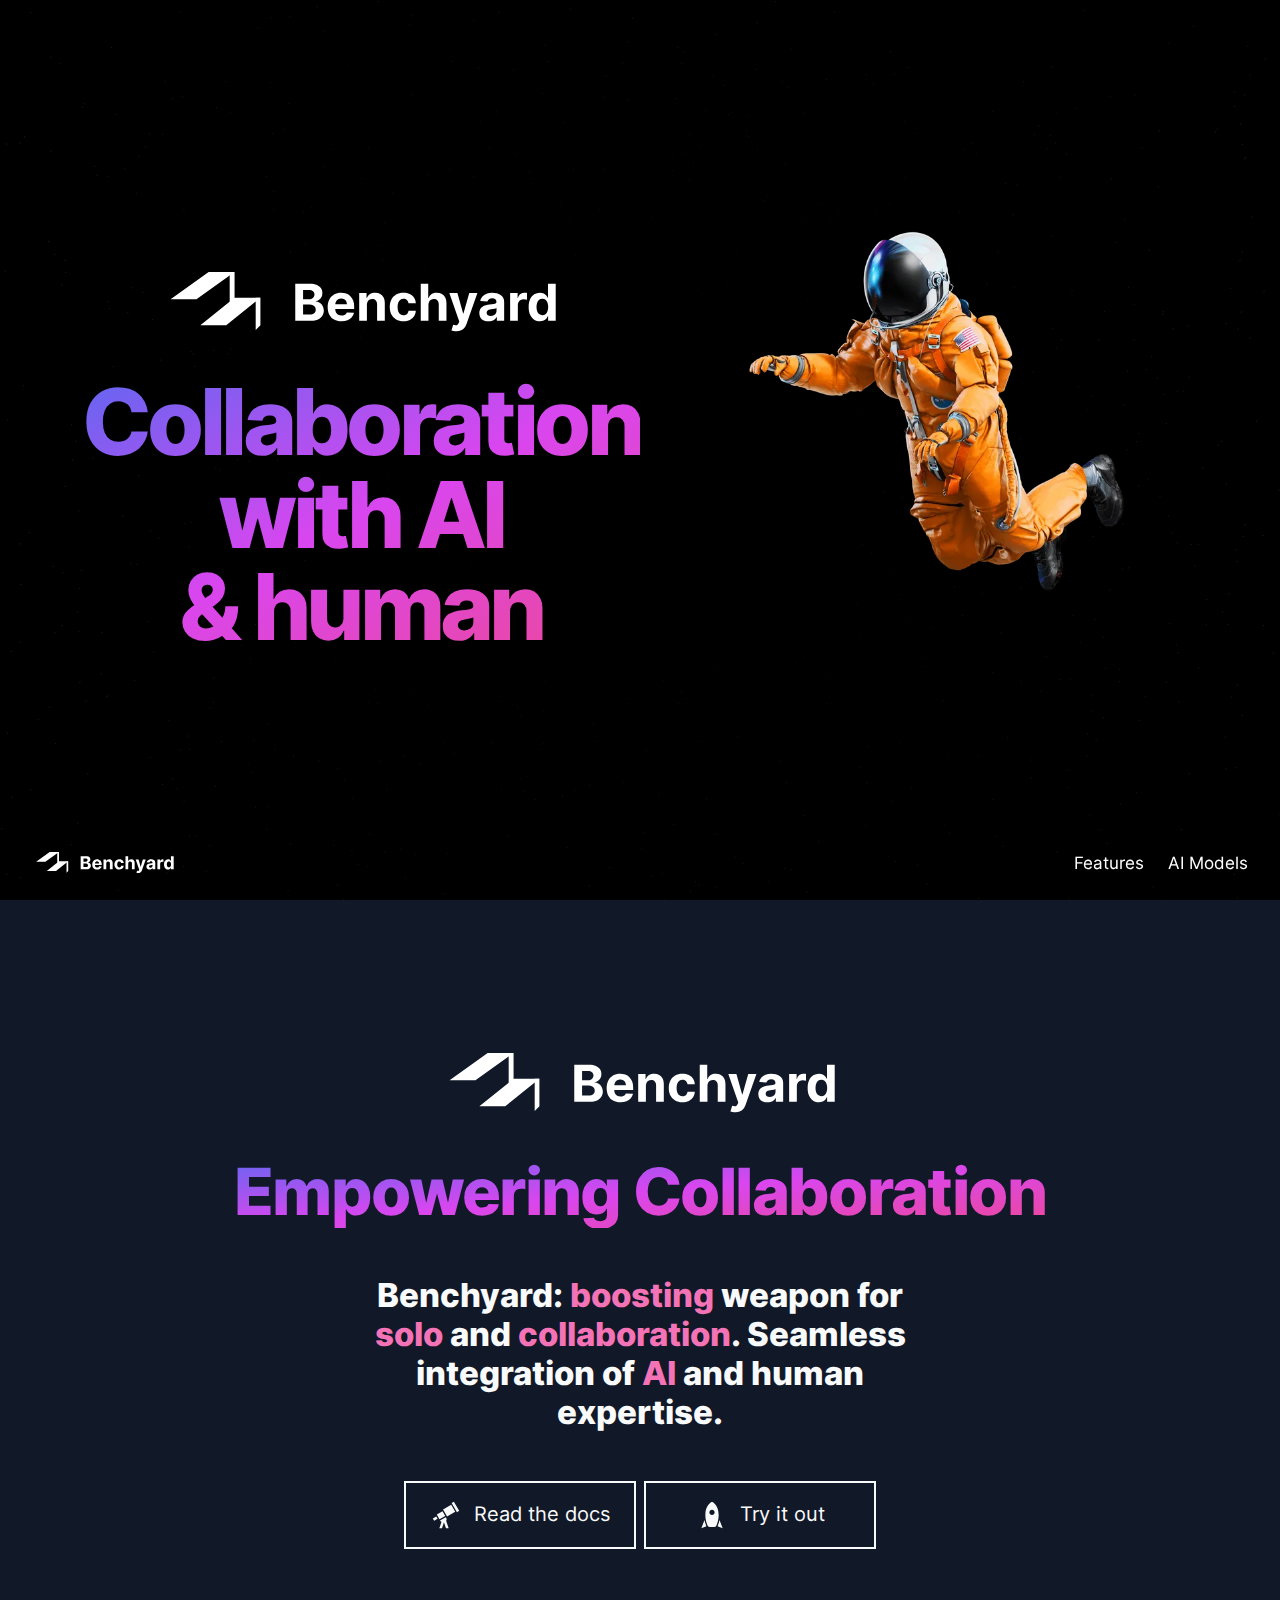
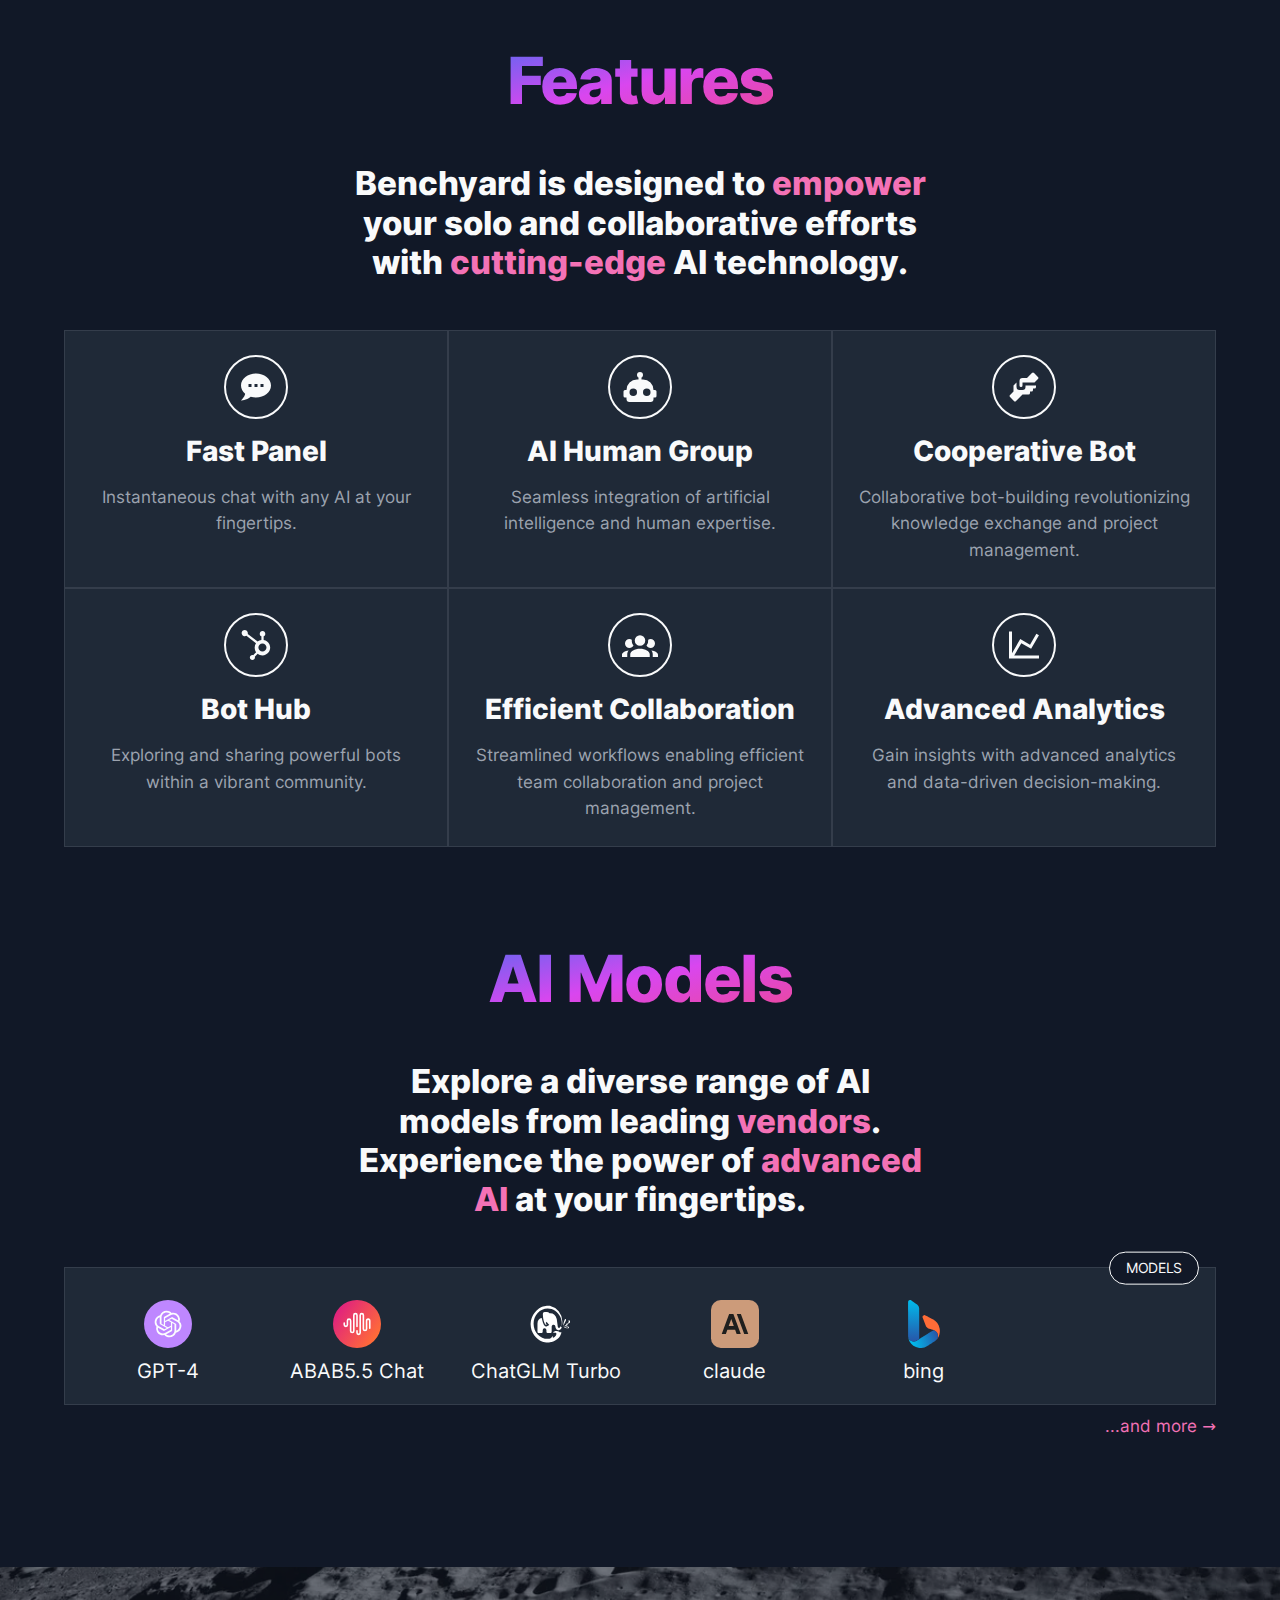
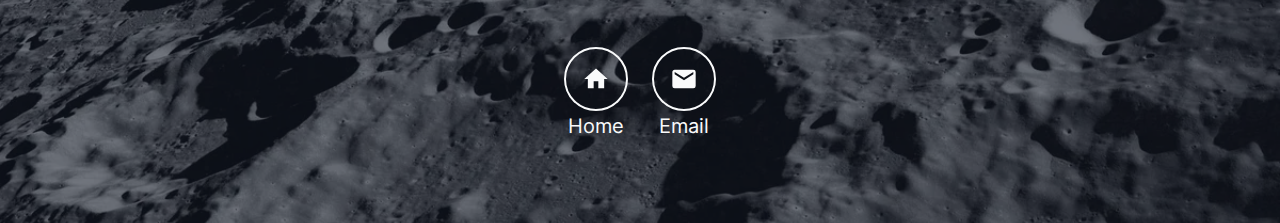
<file: index.html>
<!DOCTYPE html><html lang="en" class="h-full motion-safe:scroll-smooth" data-theme="dark"> <head><meta charset="utf-8"><meta name="viewport" content="width=device-width"><link rel="icon" href="/favicon.svg" type="image/svg+xml"><meta name="generator" content="Astro v4.1.1"><title>Benchyard - Collaborate with AI and humans</title><!-- <ViewTransitions /> --><meta name="description" content="Benchyard: Fast panel, AI/human group, Cooperative bot, Bot hub. Enhancing collaboration with AI and human expertise."><!-- social media --><meta property="og:title" content="Benchyard - Collaborate with AI and humans"><meta property="og:type" content="website"><meta property="og:description" content="Benchyard: Fast panel, AI/human group, Cooperative bot, Bot hub. Enhancing collaboration with AI and human expertise."><meta property="og:url" content="https://benchyard.com/"><!-- initialize theme --><script>
      const themeSaved = localStorage.getItem("theme");

      if (themeSaved) {
        document.documentElement.dataset.theme = themeSaved;
      } else {
        const prefersDark = window.matchMedia(
          "(prefers-color-scheme: dark)",
        ).matches;
        document.documentElement.dataset.theme = prefersDark ? "dark" : "light";
      }

      window
        .matchMedia("(prefers-color-scheme: dark)")
        .addEventListener("change", (event) => {
          if (!localStorage.getItem("theme")) {
            document.documentElement.dataset.theme = event.matches
              ? "dark"
              : "light";
          }
        });
    </script><link rel="stylesheet" href="/_astro/_feature_.zPdED_YR.css" />
<style>@keyframes float{0%{transform:translateZ(0)}to{transform:translate3d(0,30px,0)}}#astronaut[data-astro-cid-3egmgwtg]{animation:float linear 2.5s infinite alternate}@media (prefers-reduced-motion: reduce){#astronaut[data-astro-cid-3egmgwtg]{animation:none}#starfield{display:none}#splash-bg-fallback[data-astro-cid-3egmgwtg]{display:block}}
</style><script type="module" src="/_astro/hoisted.W0CfUDxL.js"></script></head> <body class="h-full overflow-x-hidden bg-default text-default text-base selection:bg-secondary selection:text-white"> <header id="page-header" class="absolute z-20 flex w-full items-center justify-between border-b border-transparent px-8 py-4 text-white bottom-0" data-astro-cid-hpnw4vwy> <a class="flex items-center gap-3 hover:!text-default" href="/" data-astro-cid-hpnw4vwy> <h1 class="sr-only" data-astro-cid-hpnw4vwy>Benchyard</h1> <svg width="3.6em" height="1em" viewBox="0 0 158 44" class="h-10 w-auto" data-astro-cid-hpnw4vwy data-icon="logo">  <symbol id="ai:local:logo"><g fill="#fff"><path d="M37.786 19.957h1.857v10.764l-1.857 1.902V19.957ZM29.49 9.805h-1.918v14.16h1.919V9.805Z"/><path d="M19.313 9.805h10.159L14.517 20.568H4.357L19.313 9.805Zm10.171 10.152h10.16l-13.43 10.764h-10.16l13.43-10.764ZM53.333 29V14.455h5.824c1.07 0 1.963.158 2.677.475.715.318 1.253.758 1.613 1.322.36.558.54 1.202.54 1.931 0 .569-.114 1.068-.342 1.499a2.95 2.95 0 0 1-.937 1.051c-.393.27-.843.462-1.35.575v.142c.555.024 1.073.18 1.556.47a3.32 3.32 0 0 1 1.186 1.214c.303.516.455 1.131.455 1.846 0 .772-.192 1.46-.576 2.067-.379.601-.94 1.077-1.683 1.427-.743.35-1.66.526-2.748.526h-6.215Zm3.075-2.514h2.507c.857 0 1.482-.163 1.875-.49.393-.332.59-.772.59-1.321 0-.403-.097-.758-.291-1.066a1.978 1.978 0 0 0-.831-.724c-.355-.175-.78-.263-1.272-.263h-2.578v3.864Zm0-5.945h2.28c.421 0 .796-.073 1.122-.22.332-.151.592-.365.782-.64.194-.274.29-.603.29-.986 0-.526-.186-.95-.56-1.272-.37-.322-.895-.483-1.577-.483h-2.337v3.601Zm15.062 8.672c-1.122 0-2.088-.227-2.897-.682a4.67 4.67 0 0 1-1.861-1.946c-.436-.843-.654-1.84-.654-2.99 0-1.122.218-2.107.654-2.954a4.83 4.83 0 0 1 1.84-1.982c.795-.473 1.728-.71 2.798-.71.72 0 1.39.116 2.01.348.625.227 1.17.57 1.633 1.03.469.459.834 1.037 1.094 1.733.26.691.39 1.5.39 2.429v.83h-9.211v-1.874h6.363c0-.436-.094-.822-.284-1.158a2.035 2.035 0 0 0-.788-.788 2.249 2.249 0 0 0-1.158-.292c-.459 0-.866.107-1.221.32a2.24 2.24 0 0 0-.824.845c-.199.35-.3.741-.305 1.172v1.783c0 .54.099 1.006.298 1.399.204.393.49.696.86.909.369.213.806.32 1.313.32.336 0 .644-.048.923-.142a1.842 1.842 0 0 0 1.172-1.123l2.799.185a3.82 3.82 0 0 1-.874 1.761c-.436.498-.999.886-1.69 1.165-.687.275-1.48.412-2.38.412Zm10.008-6.52V29h-3.026V18.091h2.883v1.925h.128a3.043 3.043 0 0 1 1.215-1.506c.568-.374 1.257-.561 2.067-.561.757 0 1.418.166 1.981.497a3.379 3.379 0 0 1 1.314 1.42c.313.611.469 1.34.469 2.188V29h-3.026v-6.406c.005-.668-.166-1.189-.511-1.563-.346-.378-.822-.568-1.428-.568a2.17 2.17 0 0 0-1.08.263c-.307.175-.549.43-.724.767-.17.331-.258.732-.262 1.2Zm14.344 6.52c-1.117 0-2.078-.237-2.883-.71a4.8 4.8 0 0 1-1.847-1.989c-.426-.847-.639-1.823-.639-2.926 0-1.117.215-2.097.646-2.94a4.801 4.801 0 0 1 1.854-1.982c.8-.478 1.752-.717 2.855-.717.952 0 1.785.173 2.5.518.715.346 1.28.831 1.698 1.456.416.625.646 1.36.689 2.202h-2.856c-.08-.544-.293-.982-.639-1.314-.34-.336-.788-.504-1.342-.504-.469 0-.878.128-1.229.383-.346.251-.615.618-.81 1.101-.194.483-.29 1.068-.29 1.755 0 .695.094 1.287.283 1.775.195.488.467.86.817 1.115.35.256.76.384 1.229.384.346 0 .656-.071.93-.213.28-.142.51-.348.69-.618.184-.275.305-.604.361-.988h2.856c-.048.834-.275 1.568-.682 2.202a4.122 4.122 0 0 1-1.67 1.477c-.71.356-1.55.533-2.52.533Zm9.835-6.52V29h-3.025V14.455h2.94v5.56h.128a3.088 3.088 0 0 1 1.193-1.512c.549-.37 1.238-.554 2.067-.554.757 0 1.418.166 1.981.497a3.312 3.312 0 0 1 1.321 1.413c.318.611.474 1.343.469 2.195V29h-3.025v-6.406c.004-.673-.166-1.196-.512-1.57-.341-.374-.819-.56-1.435-.56-.411 0-.776.087-1.093.262-.313.175-.559.43-.739.767-.175.331-.265.732-.27 1.2Zm10.932 10.398c-.383 0-.743-.03-1.079-.092a3.93 3.93 0 0 1-.824-.22l.682-2.26c.355.11.675.169.959.179.288.009.537-.057.745-.2.213-.141.386-.383.519-.724l.177-.462-3.913-11.221h3.182l2.258 8.011h.114l2.28-8.011h3.203l-4.24 12.088a5.094 5.094 0 0 1-.831 1.534 3.41 3.41 0 0 1-1.314 1.016c-.53.241-1.169.362-1.918.362Zm12.669-3.885c-.696 0-1.316-.12-1.861-.362a2.995 2.995 0 0 1-1.292-1.087c-.313-.483-.469-1.084-.469-1.804 0-.606.111-1.115.334-1.527.222-.412.525-.743.909-.994.383-.251.819-.44 1.307-.568a9.939 9.939 0 0 1 1.548-.27 39.082 39.082 0 0 0 1.534-.185c.388-.061.67-.151.845-.27.175-.118.263-.293.263-.525v-.043c0-.45-.142-.798-.426-1.044-.28-.246-.677-.37-1.193-.37-.545 0-.978.122-1.3.363a1.666 1.666 0 0 0-.639.895l-2.799-.227a3.8 3.8 0 0 1 .839-1.72c.416-.487.954-.86 1.612-1.121.663-.266 1.43-.398 2.301-.398.606 0 1.186.07 1.74.213a4.548 4.548 0 0 1 1.484.66c.436.299.779.682 1.03 1.151.251.464.377 1.02.377 1.67V29h-2.87v-1.513h-.085c-.175.341-.41.642-.703.902a3.255 3.255 0 0 1-1.058.604c-.412.142-.888.213-1.428.213Zm.867-2.088c.445 0 .838-.088 1.179-.263.34-.18.608-.421.802-.724a1.87 1.87 0 0 0 .291-1.03v-1.158a1.614 1.614 0 0 1-.39.17 7.22 7.22 0 0 1-.547.136c-.204.038-.407.073-.611.106l-.554.078a3.737 3.737 0 0 0-.93.249 1.478 1.478 0 0 0-.618.462c-.147.189-.22.426-.22.71 0 .412.149.727.447.944.303.213.687.32 1.151.32ZM137.749 29V18.091h2.933v1.903h.114c.199-.677.532-1.188 1.001-1.534a2.633 2.633 0 0 1 1.619-.525c.152 0 .315.01.491.028.175.02.329.045.461.078v2.685a3.939 3.939 0 0 0-.589-.114 5.293 5.293 0 0 0-.689-.05 2.42 2.42 0 0 0-1.193.292 2.14 2.14 0 0 0-.824.795 2.297 2.297 0 0 0-.299 1.18V29h-3.025Zm11.696.178c-.829 0-1.58-.213-2.252-.64-.668-.43-1.198-1.063-1.591-1.896-.388-.838-.582-1.865-.582-3.082 0-1.25.201-2.29.603-3.118.403-.834.938-1.456 1.606-1.868a4.11 4.11 0 0 1 2.208-.625c.611 0 1.12.104 1.527.312.412.204.744.46.995.768.255.302.45.6.582.894h.092v-5.468h3.019V29h-2.983v-1.747h-.128a3.882 3.882 0 0 1-.604.902 2.991 2.991 0 0 1-1.001.731c-.407.195-.904.292-1.491.292Zm.958-2.408c.488 0 .9-.133 1.236-.398.341-.27.601-.646.781-1.13.185-.482.277-1.048.277-1.697 0-.648-.09-1.212-.27-1.69-.179-.478-.44-.847-.781-1.108-.341-.26-.755-.39-1.243-.39-.497 0-.916.134-1.257.404-.341.27-.599.644-.774 1.123-.175.478-.263 1.032-.263 1.662 0 .634.088 1.195.263 1.683.18.483.438.861.774 1.136.341.27.76.405 1.257.405Z"/></g></symbol> <use  xlink:href="#ai:local:logo"></use> </svg> </a> <div data-astro-cid-hpnw4vwy> <div class="flex items-center gap-6" data-astro-cid-hpnw4vwy> <nav class="hidden sm:block" data-astro-cid-hpnw4vwy> <ul class="flex items-center gap-6" data-astro-cid-hpnw4vwy> <li data-astro-cid-hpnw4vwy> <a class="text-sm" href="/#features" data-astro-cid-hpnw4vwy> Features </a> </li><li data-astro-cid-hpnw4vwy> <a class="text-sm" href="/#ai-models" data-astro-cid-hpnw4vwy> AI Models </a> </li> </ul> </nav> <button id="open-nav-button" type="button" class="btn sm:hidden" aria-label="Navigation" data-astro-cid-hpnw4vwy> <svg width="1em" height="1em" viewBox="0 0 24 24" class="size-8" data-astro-cid-hpnw4vwy data-icon="mdi:menu">  <symbol id="ai:mdi:menu"><path fill="currentColor" d="M3 6h18v2H3zm0 5h18v2H3zm0 5h18v2H3z"/></symbol> <use  xlink:href="#ai:mdi:menu"></use> </svg> </button> </div> <div id="menu-modal" class="modal hidden" aria-hidden="true" data-astro-cid-hpnw4vwy> <div class="fixed inset-0 bg-default px-8 py-4 text-default" data-astro-cid-hpnw4vwy> <div class="space-y-4" role="dialog" aria-modal="true" data-astro-cid-hpnw4vwy> <header class="text-right" data-astro-cid-hpnw4vwy> <button id="close-nav-button" type="button" class="btn" aria-label="Close navigation" data-astro-cid-hpnw4vwy> <svg width="1em" height="1em" viewBox="0 0 24 24" class="size-8" data-astro-cid-hpnw4vwy data-icon="mdi:close">  <symbol id="ai:mdi:close"><path fill="currentColor" d="M19 6.41L17.59 5L12 10.59L6.41 5L5 6.41L10.59 12L5 17.59L6.41 19L12 13.41L17.59 19L19 17.59L13.41 12z"/></symbol> <use  xlink:href="#ai:mdi:close"></use> </svg> </button> </header> <div class="flex justify-center" data-astro-cid-hpnw4vwy> <svg width="3.6em" height="1em" viewBox="0 0 158 44" class="w-40 h-10" data-astro-cid-hpnw4vwy data-icon="logo">   <use  xlink:href="#ai:local:logo"></use> </svg> </div> <nav data-astro-cid-hpnw4vwy> <ul class="flex flex-col" data-astro-cid-hpnw4vwy> <li data-astro-cid-hpnw4vwy> <a class="block py-4 text-center text-xl" href="/#features" data-astro-cid-hpnw4vwy> Features </a> </li><li data-astro-cid-hpnw4vwy> <a class="block py-4 text-center text-xl" href="/#ai-models" data-astro-cid-hpnw4vwy> AI Models </a> </li> </ul> </nav> </div> </div> </div> </div> </header>  <noscript> <style>
    #open-nav-button {
      display: none;
    }
  </style> </noscript>  <section class="relative h-full bg-black" data-astro-cid-3egmgwtg> <div id="starfield" class="absolute inset-0"> <canvas id="starfield-canvas"></canvas> </div>  <div id="splash-bg-fallback" class="absolute inset-0 hidden opacity-40" data-astro-cid-3egmgwtg> <img src="/_astro/moon.iU9QHMMl_20qSIc.webp" srcset="/_astro/moon.iU9QHMMl_1iVEFw.webp 450w, /_astro/moon.iU9QHMMl_fN0Iy.webp 800w, /_astro/moon.iU9QHMMl_LDUnM.webp 1200w" class="h-full w-full object-cover" sizes="100vw" alt="The ridged surface of the moon" width="1920" height="1080" loading="lazy" decoding="async"> </div> <div class="relative grid h-full place-items-center sm:grid-cols-2" data-astro-cid-3egmgwtg> <h2 class="flex flex-col items-center gap-2 self-end sm:gap-4 sm:self-auto sm:justify-self-end" data-astro-cid-3egmgwtg> <svg width="3.6em" height="1em" viewBox="0 0 158 44" class="h-28 w-auto text-white" data-astro-cid-3egmgwtg data-icon="logo">   <use  xlink:href="#ai:local:logo"></use> </svg> <div class="gradient-text text-center font-extrabold tracking-tighter text-8xl" data-astro-cid-3egmgwtg>
Collaboration
<br data-astro-cid-3egmgwtg> with AI
<br data-astro-cid-3egmgwtg> & human
</div> </h2> <div id="astronaut" class="w-2/3 max-w-3xl self-start sm:w-10/12 sm:self-auto sm:justify-self-start" data-astro-cid-3egmgwtg> <img src="/_astro/astronaut.fCAtoy9__syU4p.webp" srcset="/_astro/astronaut.fCAtoy9__Z1dlLy2.webp 450w, /_astro/astronaut.fCAtoy9__Z2guqv0.webp 800w" class="h-full w-full object-cover" sizes="(min-width: 640px) 42vw, 67vw" loading="eager" alt="A floating astronaut in a space suit" data-astro-cid-3egmgwtg width="1250" height="1160" decoding="async"> </div> </div> </section> <noscript> <style>
    #splash-bg-fallback {
      display: block;
    }
  </style> </noscript>  <div class="space-y-24 px-8 py-32"> <section id="intro" class="flex scroll-mt-24 flex-col items-center gap-4 space-y-8"> <div class="flex flex-col items-center gap-4"> <svg width="3.6em" height="1em" viewBox="0 0 158 44" slot="eyebrow" class="h-28 w-auto" data-icon="logo">   <use  xlink:href="#ai:local:logo"></use> </svg> <h2 class="gradient-text text-center font-extrabold tracking-tight text-6xl"> Empowering Collaboration </h2> </div> <p class="font-extrabold max-w-xl text-2xl text-center"> 
Benchyard: <span class="text-primary">boosting</span> weapon for
<span class="text-primary">solo</span> and <span class="text-primary">collaboration</span>. Seamless integration of <span class="text-primary">AI</span> and human expertise.
 </p>    <div class="grid grid-cols-1 gap-2 sm:grid-cols-2"> <a href="https://docs.astro.build/" class="flex items-center justify-center gap-3 border-2 border-current px-6 py-4"> <svg width="1em" height="1em" viewBox="0 0 24 24" class="size-8" data-icon="mdi:telescope">  <symbol id="ai:mdi:telescope"><path fill="currentColor" d="m21.9 8.9l-1.7 1l-4-6.9l1.7-1zm-12.1-1l3 5.2l6.1-3.5l-3-5.2zm1.6 4.8l-2-3.5l-4.3 2.5l2 3.5zm-9.3 1.9l1 1.7l2.6-1.5l-1-1.7zm10-.6l-.3-.4l-4.3 2.5l.3.4c.2.3.5.6.8.8L7 22h2l1.4-4.3h.1L12 22h2l-1.9-5.6c.5-.7.5-1.6 0-2.4"/></symbol> <use  xlink:href="#ai:mdi:telescope"></use> </svg> <span>Read the docs</span> </a> <a href="/index_app.html" class="flex items-center justify-center gap-3 border-2 border-current px-6 py-4"> <svg width="1em" height="1em" viewBox="0 0 24 24" class="size-8" data-icon="mdi:rocket">  <symbol id="ai:mdi:rocket"><path fill="currentColor" d="m20 22l-3.86-1.55c.7-1.53 1.2-3.11 1.51-4.72zM7.86 20.45L4 22l2.35-6.27c.31 1.61.81 3.19 1.51 4.72M12 2s5 2 5 10c0 3.1-.75 5.75-1.67 7.83A2 2 0 0 1 13.5 21h-3a2 2 0 0 1-1.83-1.17C7.76 17.75 7 15.1 7 12c0-8 5-10 5-10m0 10c1.1 0 2-.9 2-2s-.9-2-2-2s-2 .9-2 2s.9 2 2 2"/></symbol> <use  xlink:href="#ai:mdi:rocket"></use> </svg> <span>Try it out</span> </a> </div>  </section> <section id="features" class="flex scroll-mt-24 flex-col items-center gap-4 space-y-8"> <div class="flex flex-col items-center gap-4">  <h2 class="gradient-text text-center font-extrabold tracking-tight text-6xl"> Features </h2> </div> <p class="font-extrabold max-w-xl text-2xl text-center"> 
Benchyard is designed to <span class="text-primary">empower</span> your solo
    and collaborative efforts with <span class="text-primary">cutting-edge</span> AI technology.
 </p>   <ul class="grid max-w-6xl grid-cols-1 md:grid-cols-2 lg:grid-cols-3"> <li class="flex flex-col items-center gap-4 border border-default bg-offset p-6"> <div class="size-16 rounded-full border-2 border-current p-3"> <svg width="1em" height="1em" viewBox="0 0 24 24" class="size-full" data-icon="mdi:chat-processing">  <symbol id="ai:mdi:chat-processing"><path fill="currentColor" d="M12 3c5.5 0 10 3.58 10 8s-4.5 8-10 8c-1.24 0-2.43-.18-3.53-.5C5.55 21 2 21 2 21c2.33-2.33 2.7-3.9 2.75-4.5C3.05 15.07 2 13.13 2 11c0-4.42 4.5-8 10-8m5 9v-2h-2v2zm-4 0v-2h-2v2zm-4 0v-2H7v2z"/></symbol> <use  xlink:href="#ai:mdi:chat-processing"></use> </svg> </div> <p class="text-center font-extrabold text-xl"> <a href="/features/fast-panel">Fast Panel</a> </p> <p class="text-center text-offset text-sm">Instantaneous chat with any AI at your fingertips.</p> </li><li class="flex flex-col items-center gap-4 border border-default bg-offset p-6"> <div class="size-16 rounded-full border-2 border-current p-3"> <svg width="1em" height="1em" viewBox="0 0 24 24" class="size-full" data-icon="mdi:robot">  <symbol id="ai:mdi:robot"><path fill="currentColor" d="M12 2a2 2 0 0 1 2 2c0 .74-.4 1.39-1 1.73V7h1a7 7 0 0 1 7 7h1a1 1 0 0 1 1 1v3a1 1 0 0 1-1 1h-1v1a2 2 0 0 1-2 2H5a2 2 0 0 1-2-2v-1H2a1 1 0 0 1-1-1v-3a1 1 0 0 1 1-1h1a7 7 0 0 1 7-7h1V5.73c-.6-.34-1-.99-1-1.73a2 2 0 0 1 2-2M7.5 13A2.5 2.5 0 0 0 5 15.5A2.5 2.5 0 0 0 7.5 18a2.5 2.5 0 0 0 2.5-2.5A2.5 2.5 0 0 0 7.5 13m9 0a2.5 2.5 0 0 0-2.5 2.5a2.5 2.5 0 0 0 2.5 2.5a2.5 2.5 0 0 0 2.5-2.5a2.5 2.5 0 0 0-2.5-2.5"/></symbol> <use  xlink:href="#ai:mdi:robot"></use> </svg> </div> <p class="text-center font-extrabold text-xl"> <a href="/features/ai-human-group">AI Human Group</a> </p> <p class="text-center text-offset text-sm">Seamless integration of artificial intelligence and human expertise.</p> </li><li class="flex flex-col items-center gap-4 border border-default bg-offset p-6"> <div class="size-16 rounded-full border-2 border-current p-3"> <svg width="1em" height="1em" viewBox="0 0 24 24" class="size-full" data-icon="mdi:handshake">  <symbol id="ai:mdi:handshake"><path fill="currentColor" d="M11 6h3l3.29-3.3a1 1 0 0 1 1.42 0l2.58 2.59a1 1 0 0 1 0 1.41L19 9h-8v2a1 1 0 0 1-1 1a1 1 0 0 1-1-1V8a2 2 0 0 1 2-2m-6 5v4l-2.29 2.29a1 1 0 0 0 0 1.41l2.58 2.59a1 1 0 0 0 1.42 0L11 17h4a1 1 0 0 0 1-1v-1h1a1 1 0 0 0 1-1v-1h1a1 1 0 0 0 1-1v-1h-7v1a2 2 0 0 1-2 2H9a2 2 0 0 1-2-2V9Z"/></symbol> <use  xlink:href="#ai:mdi:handshake"></use> </svg> </div> <p class="text-center font-extrabold text-xl"> <a href="/features/cooperative-bot">Cooperative Bot</a> </p> <p class="text-center text-offset text-sm">Collaborative bot-building revolutionizing knowledge exchange and project management.</p> </li><li class="flex flex-col items-center gap-4 border border-default bg-offset p-6"> <div class="size-16 rounded-full border-2 border-current p-3"> <svg width="1em" height="1em" viewBox="0 0 24 24" class="size-full" data-icon="mdi:hubspot">  <symbol id="ai:mdi:hubspot"><path fill="currentColor" d="M17.1 8.6V6.2c.6-.3 1.1-.9 1.1-1.6v-.1c0-1-.8-1.8-1.8-1.8h-.1c-1 0-1.8.8-1.8 1.8v.1c0 .7.4 1.3 1.1 1.6v2.4c-.9.1-1.8.5-2.5 1.1L6.5 4.6c.3-1.1-.4-2.3-1.5-2.5c-1.1-.2-2.2.3-2.5 1.4c-.3 1.1.4 2.3 1.5 2.6c.5.1 1.1.1 1.6-.2l6.4 5c-1.2 1.8-1.2 4.1.1 5.9l-2 2c-.2 0-.3-.1-.5-.1c-.9 0-1.7.8-1.7 1.7c0 .9.8 1.6 1.7 1.6c.9 0 1.7-.8 1.7-1.7c0-.2 0-.3-.1-.5l1.9-1.9c2.3 1.7 5.6 1.3 7.3-1c1.7-2.3 1.3-5.6-1-7.3c-.6-.5-1.4-.9-2.3-1m-.8 7.8c-1.5 0-2.7-1.2-2.7-2.7c0-1.5 1.2-2.7 2.7-2.7c1.5 0 2.7 1.2 2.7 2.7c0 1.5-1.2 2.7-2.7 2.7"/></symbol> <use  xlink:href="#ai:mdi:hubspot"></use> </svg> </div> <p class="text-center font-extrabold text-xl"> <a href="/features/bot-hub">Bot Hub</a> </p> <p class="text-center text-offset text-sm">Exploring and sharing powerful bots within a vibrant community.</p> </li><li class="flex flex-col items-center gap-4 border border-default bg-offset p-6"> <div class="size-16 rounded-full border-2 border-current p-3"> <svg width="1em" height="1em" viewBox="0 0 24 24" class="size-full" data-icon="mdi:account-group">  <symbol id="ai:mdi:account-group"><path fill="currentColor" d="M12 5.5A3.5 3.5 0 0 1 15.5 9a3.5 3.5 0 0 1-3.5 3.5A3.5 3.5 0 0 1 8.5 9A3.5 3.5 0 0 1 12 5.5M5 8c.56 0 1.08.15 1.53.42c-.15 1.43.27 2.85 1.13 3.96C7.16 13.34 6.16 14 5 14a3 3 0 0 1-3-3a3 3 0 0 1 3-3m14 0a3 3 0 0 1 3 3a3 3 0 0 1-3 3c-1.16 0-2.16-.66-2.66-1.62a5.536 5.536 0 0 0 1.13-3.96c.45-.27.97-.42 1.53-.42M5.5 18.25c0-2.07 2.91-3.75 6.5-3.75s6.5 1.68 6.5 3.75V20h-13zM0 20v-1.5c0-1.39 1.89-2.56 4.45-2.9c-.59.68-.95 1.62-.95 2.65V20zm24 0h-3.5v-1.75c0-1.03-.36-1.97-.95-2.65c2.56.34 4.45 1.51 4.45 2.9z"/></symbol> <use  xlink:href="#ai:mdi:account-group"></use> </svg> </div> <p class="text-center font-extrabold text-xl"> <a href="/features/efficient-collaboration">Efficient Collaboration</a> </p> <p class="text-center text-offset text-sm">Streamlined workflows enabling efficient team collaboration and project management.</p> </li><li class="flex flex-col items-center gap-4 border border-default bg-offset p-6"> <div class="size-16 rounded-full border-2 border-current p-3"> <svg width="1em" height="1em" viewBox="0 0 24 24" class="size-full" data-icon="mdi:chart-line">  <symbol id="ai:mdi:chart-line"><path fill="currentColor" d="m16 11.78l4.24-7.33l1.73 1l-5.23 9.05l-6.51-3.75L5.46 19H22v2H2V3h2v14.54L9.5 8z"/></symbol> <use  xlink:href="#ai:mdi:chart-line"></use> </svg> </div> <p class="text-center font-extrabold text-xl"> <a href="/features/advanced-analytics">Advanced Analytics</a> </p> <p class="text-center text-offset text-sm">Gain insights with advanced analytics and data-driven decision-making.</p> </li> </ul>  </section> <section id="ai-models" class="flex scroll-mt-24 flex-col items-center gap-4 space-y-8"> <div class="flex flex-col items-center gap-4">  <h2 class="gradient-text text-center font-extrabold tracking-tight text-6xl"> AI Models </h2> </div> <p class="font-extrabold max-w-xl text-2xl text-center"> 
Explore a diverse range of AI models from leading <span class="text-primary">vendors</span>. Experience the power of <span class="text-primary">advanced AI</span> at your
    fingertips.
 </p>   <div class="w-full max-w-6xl space-y-2"> <div class="relative border border-default bg-offset px-6 pb-4 pt-8"> <h3 class="absolute right-4 top-0 -translate-y-1/2 rounded-full border border-current bg-default px-4 py-1 uppercase tracking-tight text-xs"> models </h3> <ul class="grid grid-cols-2 gap-8 sm:grid-cols-3 md:grid-cols-6"> <li> <a class="flex flex-col items-center gap-2" href="https://openai.com/gpt-4"> <svg width="1em" height="1em" viewBox="0 0 36 36" class="size-12" data-icon="models/chatgpt4">  <symbol id="ai:local:models/chatgpt4"><g fill="none"><rect width="36" height="36" fill="#BE87FF" rx="18"/><path fill="#FCFDFE" d="M26.682 16.185a4.93 4.93 0 0 0-.434-4.092 5.122 5.122 0 0 0-4.43-2.53c-.36 0-.719.038-1.07.112a5.047 5.047 0 0 0-1.707-1.237A5.108 5.108 0 0 0 16.97 8h-.045c-2.215 0-4.179 1.41-4.86 3.489a5.083 5.083 0 0 0-1.952.849 5.006 5.006 0 0 0-1.424 1.568 4.992 4.992 0 0 0-.69 2.53c0 1.248.47 2.452 1.318 3.379a4.925 4.925 0 0 0 .434 4.092A5.085 5.085 0 0 0 12.102 26a5.173 5.173 0 0 0 3.15.325 5.048 5.048 0 0 0 1.707 1.237 5.109 5.109 0 0 0 2.07.438h.046c2.216 0 4.179-1.41 4.86-3.49a5.086 5.086 0 0 0 1.953-.85 5.008 5.008 0 0 0 1.423-1.568 4.984 4.984 0 0 0-.63-5.906Zm-7.62 10.508h-.005a3.822 3.822 0 0 1-2.426-.868c.04-.021.08-.044.12-.067l4.036-2.3a.653.653 0 0 0 .332-.563v-5.618l1.706.972a.06.06 0 0 1 .033.046v4.65c-.003 2.067-1.7 3.743-3.795 3.747Zm-8.16-3.44a3.702 3.702 0 0 1-.454-2.511c.03.017.082.049.12.07l4.036 2.3a.664.664 0 0 0 .663 0l4.928-2.807v1.947a.06.06 0 0 1-.025.049l-4.08 2.324a3.847 3.847 0 0 1-3.797-.001 3.78 3.78 0 0 1-1.392-1.371ZM9.84 14.56a3.774 3.774 0 0 1 1.977-1.644l-.002.138v4.604a.642.642 0 0 0 .331.562l4.927 2.807-1.705.972a.061.061 0 0 1-.058.005l-4.08-2.326a3.778 3.778 0 0 1-1.389-1.373 3.714 3.714 0 0 1-.001-3.745Zm14.015 3.218-4.927-2.807 1.706-.972a.062.062 0 0 1 .057-.005l4.08 2.324a3.78 3.78 0 0 1 1.39 1.372c.334.57.51 1.217.51 1.874 0 1.57-.994 2.976-2.487 3.518v-4.743a.64.64 0 0 0-.329-.561Zm1.698-2.522a5.781 5.781 0 0 0-.12-.07l-4.036-2.3a.665.665 0 0 0-.663 0l-4.927 2.807v-1.947a.06.06 0 0 1 .024-.049l4.08-2.322a3.839 3.839 0 0 1 1.898-.501c2.098 0 3.799 1.678 3.799 3.748 0 .213-.019.425-.055.634ZM14.88 18.721l-1.706-.972a.06.06 0 0 1-.033-.046v-4.65c0-2.068 1.702-3.745 3.799-3.745a3.83 3.83 0 0 1 2.43.867l-.12.067-4.035 2.3a.651.651 0 0 0-.332.563v.004l-.003 5.612Zm.927-1.971 2.195-1.251 2.194 1.25v2.5l-2.194 1.25-2.195-1.25v-2.5Z"/></g></symbol> <use  xlink:href="#ai:local:models/chatgpt4"></use> </svg> <span>GPT-4</span> </a> </li><li> <a class="flex flex-col items-center gap-2" href="https://api.minimax.chat/"> <svg width="1em" height="1em" viewBox="0 0 36 36" class="size-12" data-icon="models/minimax">  <symbol id="ai:local:models/minimax"><g fill="none"><rect width="36" height="36" fill="url(#a)" rx="18"/><path stroke="#fff" stroke-linecap="round" stroke-miterlimit="10" stroke-width="1.2" d="M10.828 15.503v3.113a1.195 1.195 0 0 1-2.39 0v-1.28m2.39 1.28v-3.113a1.195 1.195 0 0 1 2.391 0v3.113m2.391-2.758v7.365a1.195 1.195 0 0 1-2.391 0v-7.365m2.391 4.05v-8.51a1.195 1.195 0 0 1 2.39 0v8.51m0 0v-5.6m2.39 0V24.6a1.195 1.195 0 0 1-2.39 0v-1.586m2.39-4.399V11.4a1.196 1.196 0 0 1 2.391 0v7.216m2.391-3.113v6.187a1.195 1.195 0 0 1-2.391 0v-6.187m2.391 5.612v-5.354c0-.803.535-1.453 1.195-1.453s1.196.65 1.196 1.453v5.354"/><defs><linearGradient id="a" x1="3.646" x2="32.753" y1="7.598" y2="27.498" gradientUnits="userSpaceOnUse"><stop stop-color="#E1237D"/><stop offset="1" stop-color="#FF6C37"/></linearGradient></defs></g></symbol> <use  xlink:href="#ai:local:models/minimax"></use> </svg> <span>ABAB5.5 Chat</span> </a> </li><li> <a class="flex flex-col items-center gap-2" href="https://chatglm.cn/"> <svg width="1em" height="1em" viewBox="0 0 40 40" class="size-12" data-icon="models/svg">  <symbol id="ai:local:models/svg"><path fill="#fff" stroke="null" d="M33.497 17.052c.032.251.057.502.075.756.011.237.019.475.019.713v.033c-.002 1.037-.139 1.989-.374 2.759a2.197 2.503 0 0 1-.189.306v-.006a10.518 11.986 0 0 0 .13-1.896 13.57 13.57 0 0 0-.462-3.527l.002.001a10.629 12.112 0 0 0-.839-2.28h.004l-.004-.007c-1.951-4.09-5.896-6.882-10.448-6.882-6.489 0-11.747 5.677-11.747 12.68s5.26 12.683 11.747 12.683h.003c.135 0 .273 0 .41-.008a11.584 13.2 0 0 0 1.182-.107c1.257-.32 2.2-1.282 2.301-2.443l.006.008a1.846 2.103 0 0 1 .163.293 2.098 2.39 0 0 1 .239 1.378 4.06 4.06 0 0 0 1.587-.889l.014-.012.05-.043c.094-.082.197-.172.31-.288a7.545 8.598 0 0 0 .462-.551 3.535 4.029 0 0 0 .083-.124l.007-.013.001-.002a3.038 3.462 0 0 0 .296-.605c.071-.209.154-.584.106-1.081a.602.686 0 0 0-.01-.031.53.605 0 0 0-.525-.556h-2.17a.785.895 0 0 1 .08-.23c.318-.669 1.42-1.165 2.734-1.165.913 0 1.724.241 2.244.612a1.535 1.75 0 0 1 .287.256l.007.008a1.014 1.156 0 0 0 .132.035c.03.008.055.008.08.008a12.764 14.545 0 0 1 1.376 0l-.007.042-.002.014a7.1 8.09 0 0 1-.172.848c-.557 2.18-1.801 3.527-2.226 3.983a8.746 9.966 0 0 1-.938.862c-2.044 1.66-4.232 2.294-4.926 2.48-.613.163-4.22 1.046-7.96-.456-4.751-1.91-9.596-7.574-9.46-14.727.132-6.69 4.553-10.8 5.502-11.635 4.951-4.352 10.566-3.318 11.479-3.134a11.949 11.949 0 0 1 6.416 4.21 13.523 13.523 0 0 1 2.925 7.723v.007zm.731 4.226c-.056-.034-.009-.205.1-.592.082-.296.2-.72.332-1.304 0 0 .355-1.568.88-2.892l.004-.008c.045-.112.152-.373.398-.512v-.001c.055-.031.295-.168.486-.042.196.12.218.425.23.599l.002.028a1.31 1.493 0 0 1-.156.811c-.806 1.76-.963 2.017-.963 2.017-.926 1.624-1.225 1.953-1.313 1.896zm5.84-4.048.011.008c.166.113.365.247.415.491.124.62-.87 1.417-1.602 1.766-.102.047-.203.09-.306.129l-.007.003a3.73 4.251 0 0 1-.808.213c-.13.02-.207.03-.21.07-.005.03.039.052.108.087a.895 1.02 0 0 1 .386.325l.007.012c.041.07.13.22.111.387-.012.135-.106.334-.719.628a4.698 4.698 0 0 1-1.062.377c-.858.184-1.914.328-1.927.234-.003-.02.045-.04.16-.086.117-.048.302-.122.572-.255a5.28 6.017 0 0 0 1.047-.667l.023-.018c.219-.177.35-.298.387-.334.1-.093.237-.235.35-.428a.452.515 0 0 0 .082-.2.351.4 0 0 0 .002-.154.221.252 0 0 1 .003-.116c.037-.104.138-.148.19-.17h.005a6.495 7.401 0 0 0 1.13-.67c.238-.179.414-.322.483-.584.067-.264.024-.635-.131-.706a.38.432 0 0 0-.049-.015c-.045-.012-.094-.025-.12-.071-.031-.057-.008-.127 0-.148.075-.236.862-.507 1.469-.108zm-.894 5.415c-.113-.335-.539-.421-.845-.476-.288-.058-.506-.036-.843 0a7.026 8.006 0 0 0-.994.191l-.06.016c-.766.212-1.247.344-1.247.51 0 .166.718.3 2.163.563.969.18 1.394.228 1.657-.077.156-.193.25-.493.17-.727zm-.707.328c-.076.185-.426.171-1.112.107l-.046-.005c-.945-.097-1.423-.146-1.423-.23 0-.059.262-.106.79-.201l.148-.027.038-.007c.087-.013.303-.05.574-.072a2.98 2.98 0 0 1 .5-.008c.393.036.468.15.488.186.043.064.08.17.043.257zm-20.894-8.199a1.069 1.218 0 0 1-.015-.1l.16.319a5.922 6.748 0 0 1-.003-.134l-.157-.185-.18-2.723a1.604 1.828 0 0 1 1.494-1.944l1.22-.093a1.581 1.802 0 0 1 .402.026 3.153 3.592 0 0 1 2.476 1.149 5.892 6.714 0 0 1 5.993 4.773l.144 1.083.002.017.005-.002.031.231.006.018.056.412.525 3.87.012.111.056.402.026.206v.08c.068.56.487.974.982.975a.994 1.133 0 0 0 .86-.575l.008-.023.07-.186.112-.3a.203.232 0 0 1 .048-.078.213.243 0 0 1 .234-.057l.067.036v.008l.323.153.459.217a.034.039 0 0 0 .007.006l.003.003h.005l.003.003v.002l.007.009a.203.232 0 0 1 .07.276l-.141.383-.004.016v.008c-.05.206-.118.4-.212.583l-.006.01-.002.004a.02.023 0 0 1-.006.008l-.009.018-.003.007-.002.003-.016.03c0 .003-.002.004-.004.006v.002a.008.009 0 0 0-.002.006c-.426.762-1.207 1.296-2 1.296h-.531a2.162 2.464 0 0 1-2.067-1.763l-.01-.04a.627.714 0 0 1-.016-.067l-.005-.024.015.085a.69.786 0 0 1-.016-.069l-.003-.018h-.006a.881 1.004 0 0 1-.026-.141l-.124-.628-.007-.029a.644.734 0 0 1-.025-.12l-.025-.136v.079a.088.1 0 0 1-.003-.052v-.011a.112.127 0 0 1-.003-.023v-.043l-.006-.028-.007-.035v-.022l-.002-.015-.003.006-.007.01h-.002v.003l-.005.001c-.003.003-.006.004-.006.01l-.01-.057-.002-.021-.006-.037a1.554 1.771 0 0 0-.704-1.128 1.559 1.776 0 0 0-.784-.24c-.05 0-.1 0-.15.007-.025 0-.05 0-.075.008a1.842 1.842 0 0 0-.22.057l-.056.021a1.602 1.825 0 0 0-.203.097l-.04.024-.026.018-.024.017-.057.044c-.006 0-.011.006-.018.013a.138.157 0 0 0-.05.037.323.368 0 0 0-.028.025l-.028.024a.337.384 0 0 0-.057.05c-.019.013-.037.035-.05.05l-.043.05-.016.021a.164.187 0 0 1-.016.022c0 .007-.005.013-.01.018l-.002.004a.134.153 0 0 0-.025.035.199.227 0 0 0-.02.025.349.398 0 0 0-.098.151.108.124 0 0 1-.02.037.253.288 0 0 1-.03.065c-.006.007-.01.016-.014.024l-.002.007a.164.187 0 0 1-.016.032.021.024 0 0 1-.004.011l-.003.01a.227.259 0 0 1-.011.033c-.006.011-.012.022-.014.032a.237.27 0 0 1-.011.039.237.27 0 0 0-.014.04v.006l-.009.036-.01.036v.007l-.009.04a1.088 1.24 0 0 0-.028.115v.01a.323.368 0 0 0-.006.038l-.007.039a.303.345 0 0 0-.012.086l-.003.042a.3.342 0 0 0-.004.043l-.001.007-.001.007-.001.008c-.002.014-.002.028-.002.042v3.063h-.019v1.105a.962 1.097 0 0 1-.957 1.09h-2.438a.96 1.094 0 0 1-.957-1.089v-1.381a1.558 1.775 0 0 0-3.101.225v.052h-.018v1.11a.952 1.085 0 0 1-.957 1.09h-2.438a.96 1.094 0 0 1-.955-1.09v-6.76a1.13 1.287 0 0 1 .007-.142 4.17 4.75 0 0 1 3.619-4.554c0 .05.006.107.012.157.058.372.14.727.224 1.084.05.216.1.433.145.653.09.446.21.824.343 1.239l.003.013.09.288c.169.544.345.937.513 1.311l.063.142c.125.296.266.58.426.85l.014.025.022.038.007.006c.045.079.094.15.145.221l.034.05.084.101c.2.22.582.59 1.17.797.213.074.425.083.639.062l2.284-1.272-2.335-2.752c-.15.53-.382.906-.672 1.043l.809 1.634a.64.729 0 0 1-.35.095.891 1.016 0 0 1-.39-.139l-.01.004a1.58 1.8 0 0 1-.513-.518c-.446-.59-.863-1.536-1.143-2.665l-.004-.01-.017-.07-.018-.056-.012-.016-.017-.08a6.3 7.18 0 0 1-.253-1.13 9.158 10.436 0 0 1-.237-1.311l-.005-.035h-.001zm8.09 1.87a.967 1.102 0 0 1-.138-.582.994 1.133 0 0 1 1.92-.42.977 1.113 0 0 1 .074.435v.045a.997 1.137 0 0 0-1.56-.209 1.005 1.146 0 0 0-.296.731zm28.924 8.625.52 2.077-.104.144a2.633 3 0 0 1-.387.334c-.182.135-.398.27-.65.407a4.287 4.885 0 0 1-1 .342 6.279 6.279 0 0 1-1.344.138c-1.011 0-1.875-.19-2.594-.571a3.88 4.421 0 0 1-1.685-1.668 6.743 7.684 0 0 1-.874-2.485c-.178-.923-.267-1.993-.267-3.21 0-1.296.09-2.416.267-3.357a6.336 7.22 0 0 1 .886-2.482c.413-.714.983-1.25 1.708-1.61s1.61-.537 2.651-.537c.48 0 .929.047 1.35.144.42.096.752.206.995.328.244.122.463.263.66.42.197.158.32.267.371.33.05.06.087.108.11.143l-.174 3.021h-1.76l-.602-1.562a1.352 1.54 0 0 0-.347-.066c-.517 0-.915.134-1.192.4-.278.268-.49.788-.637 1.564-.147.775-.22 1.888-.22 3.343 0 .867.048 1.624.144 2.272.096.648.215 1.145.353 1.491s.305.625.497.834c.194.21.368.344.522.4.155.057.321.087.497.087.396 0 .808-.055 1.24-.165.433-.11.788-.278 1.066-.506zm5.28-4.492v7.659h-3.752V13.577l-.695-.472v-1.223l3.716-.657h.754v7.737l.139-.197a4 4 0 0 1 .41-.499 7.2 7.2 0 0 1 .609-.571 3.377 3.849 0 0 1 .805-.486c.313-.136.619-.203.92-.203 1.058 0 1.805.328 2.241.985.436.656.654 1.755.654 3.297v.236a2.688 3.063 0 0 0-.01.25v6.66h-3.822v-7.04c.023-.824-.286-1.236-.926-1.236-.062 0-.122.004-.181.013a.573.653 0 0 0-.178.066 3.764 4.289 0 0 1-.146.078 1.015 1.157 0 0 0-.15.106 3.366 3.836 0 0 0-.388.355v.001zm12.622 7.659-.37-1.17-.116.145a2.35 2.679 0 0 1-.354.367c-.158.142-.339.28-.544.42a3.298 3.758 0 0 1-.747.361 2.74 2.74 0 0 1-.903.152c-2.084 0-3.127-1.169-3.127-3.507 0-.456.074-.874.22-1.255a3.14 3.14 0 0 1 .569-.966c.231-.262.508-.496.833-.702a5.286 6.024 0 0 1 .978-.486 8.032 8.032 0 0 1 1.037-.296 9.2 10.484 0 0 1 1.794-.197v-.236c0-.535-.124-.91-.376-1.13-.251-.22-.654-.329-1.21-.329-.479 0-.977.065-1.493.19-.518.128-.923.279-1.217.454l-.74-1.787c.525-.385 1.208-.724 2.05-1.017a8.741 9.961 0 0 1 2.57-.44c.772 0 1.409.085 1.91.256.502.17.91.46 1.222.867.312.408.535.924.667 1.55.13.626.195 1.42.195 2.384v5.347l.324 1.025H72.49zm-2.269-3.679c0 1.094.328 1.642.984 1.642a.652.743 0 0 0 .285-.072.843.96 0 0 0 .202-.145l.07-.072v-3.154c-.47 0-.846.148-1.124.442-.278.293-.417.746-.417 1.36zm10.729 3.757a4.86 4.86 0 0 1-1.43.197c-1.042 0-1.77-.355-2.182-1.064-.414-.708-.62-1.91-.62-3.6v-4.465h-.8v-1.827l1.368-.485 1.18-3.061h2.039v3.06h1.898v2.313H80.47v4.885c0 .702.089 1.165.266 1.393.178.228.452.343.823.343.161 0 .308-.022.44-.066a.915 1.043 0 0 0 .323-.184v1.786a2.369 2.7 0 0 1-.452.387c-.185.128-.491.257-.92.388zm10.742-.078-.14-1.393c-.98 1.112-2.147 1.668-3.498 1.668-.956 0-1.784-.188-2.484-.565a3.98 4.536 0 0 1-1.66-1.63 6.619 7.543 0 0 1-.899-2.428c-.189-.912-.282-1.949-.282-3.115 0-.866.04-1.645.12-2.338.082-.69.215-1.352.4-1.982a5.56 5.56 0 0 1 .764-1.637 4.863 5.541 0 0 1 1.193-1.2c.47-.343 1.042-.6 1.713-.77a10.577 12.053 0 0 1 2.293-.257 8.502 9.688 0 0 1 2.004.27 5.586 6.365 0 0 1 1.222.566 2.966 3.38 0 0 1 .555.466c.027.034.048.061.064.078l-.174 3.022h-2.107l-.66-1.748c-.17-.105-.444-.157-.822-.157-.309 0-.564.03-.765.092a1.505 1.714 0 0 0-.597.387c-.196.197-.35.482-.463.854-.111.373-.203.875-.27 1.51a16.81 19.155 0 0 0-.106 2.319c0 1.9.09 3.31.272 4.23.181.92.547 1.38 1.095 1.38.27 0 .497-.03.683-.086.186-.056.358-.162.521-.315.162-.153.282-.381.36-.682.076-.303.114-.69.114-1.164v-1.339l-1.528-.395v-2.68h5.153l-.011 9.039h-2.062.002zm10.513 0H94.92V13.04h3.834v11.874h3.45v3.522zm4.377-9.051-.359 9.05h-3.486l1.078-15.395h5.43l1.02 5.162.463 2.614.44-2.6.904-5.177h4.84l.995 15.397h-3.6l-.59-9.051-.14-3.337-1.77 10.85h-3.023l-2.13-10.85-.07 3.337h-.002z" opacity="undefined"/></symbol> <use  xlink:href="#ai:local:models/svg"></use> </svg> <span>ChatGLM Turbo</span> </a> </li><li> <a class="flex flex-col items-center gap-2" href="https://claude.ai/"> <svg width="1em" height="1em" viewBox="0 0 512 512" class="size-12" data-icon="models/claude">  <symbol id="ai:local:models/claude"><g fill-rule="evenodd"><rect width="512" height="512" fill="#CC9B7A" rx="104.187" ry="105.042"/><path fill="#1F1F1E" fill-rule="nonzero" d="M318.663 149.787h-43.368l78.952 212.423 43.368.004-78.952-212.427zm-125.326 0-78.952 212.427h44.255l15.932-44.608 82.846-.004 16.107 44.612h44.255l-79.126-212.427h-45.317zm-4.251 128.341 26.91-74.701 27.083 74.701h-53.993z"/></g></symbol> <use  xlink:href="#ai:local:models/claude"></use> </svg> <span>claude</span> </a> </li><li> <a class="flex flex-col items-center gap-2" href="https://www.bing.com/"> <svg width="0.67em" height="1em" viewBox="0 0 678 1024" class="size-12" data-icon="models/bing">  <symbol id="ai:local:models/bing"><g fill="none"><path fill="url(#a)" fill-rule="evenodd" d="M342.444 322.924c-18.874 2.193-33.268 17.521-34.606 36.851-.577 8.329-.396 8.894 18.483 57.475 42.952 110.53 53.358 137.132 55.108 140.876 4.24 9.067 10.202 17.597 17.651 25.253 5.716 5.875 9.486 9.034 15.862 13.293 11.206 7.484 16.767 9.553 60.372 22.464 42.476 12.577 65.682 20.936 85.679 30.861 25.906 12.858 43.981 27.484 55.414 44.838 8.203 12.452 15.468 34.781 18.629 57.258 1.236 8.786 1.244 28.208.015 36.151-2.667 17.239-7.994 31.685-16.143 43.774-4.334 6.429-2.826 5.353 3.475-2.482 17.832-22.171 35.997-60.064 45.266-94.426 11.217-41.587 12.743-86.244 4.391-128.511-16.265-82.309-68.226-153.342-141.408-193.31-4.598-2.512-22.112-11.692-45.856-24.037a4043.836 4043.836 0 0 1-10.918-5.7 3538.72 3538.72 0 0 0-10.918-5.7c-3.603-1.873-13.975-7.277-23.049-12.008l-22.563-11.765a15928.295 15928.295 0 0 1-22.079-11.527c-23.528-12.317-33.487-17.296-36.326-18.16-2.978-.906-10.543-2.069-12.441-1.913-.4.033-2.217.233-4.038.445z" clip-rule="evenodd"/><path fill="url(#b)" d="M393.737 735.544c-1.304.772-3.134 1.89-4.068 2.483-.935.594-3.009 1.883-4.61 2.866a22001.025 22001.025 0 0 0-34.938 21.529 7534.492 7534.492 0 0 0-21.35 13.22c-4.004 2.484-8.262 5.102-9.463 5.818-1.201.716-6.332 3.876-11.403 7.022a7015.049 7015.049 0 0 1-19.652 12.132c-5.738 3.526-16.001 9.857-22.806 14.068a7967.29 7967.29 0 0 1-19.895 12.268c-4.137 2.536-7.958 4.986-8.492 5.444-.793.68-37.585 23.471-56.046 34.718-14.021 8.541-30.241 14.254-46.845 16.498-7.73 1.044-22.358 1.048-30.066.006-20.9-2.822-40.155-10.617-56.645-22.929-6.469-4.83-18.646-16.998-23.302-23.284-10.97-14.811-18.068-30.698-21.743-48.674-.846-4.137-1.646-7.63-1.778-7.764-.343-.347.277 5.902 1.397 14.072 1.164 8.497 3.644 20.787 6.316 31.298C29.023 907.68 87.856 973.842 167.5 1005.32c22.934 9.06 46.077 14.77 71.258 17.57 9.462 1.06 36.245 1.48 46.12.73 45.287-3.43 84.719-16.76 125.171-42.325 3.603-2.277 10.372-6.545 15.042-9.486 4.671-2.94 10.566-6.678 13.102-8.305 2.535-1.628 5.592-3.551 6.793-4.273a241.596 241.596 0 0 0 5.338-3.355c1.735-1.122 9.159-5.818 16.498-10.435l29.348-18.537 10.077-6.365.363-.229 1.11-.701.528-.334 7.419-4.686 25.64-16.195c32.67-20.529 42.412-27.736 57.59-42.604 6.328-6.197 15.868-16.777 16.342-18.12.096-.273 1.792-2.889 3.768-5.813 8.032-11.885 13.388-26.444 16.044-43.613 1.229-7.943 1.221-27.365-.015-36.151-2.389-16.987-7.817-36.255-13.669-48.524-9.597-20.118-30.041-38.398-59.41-53.12-8.109-4.065-16.483-7.785-17.418-7.736-.443.023-27.773 16.728-60.733 37.124-32.96 20.396-61.566 38.099-63.567 39.341a761.04 761.04 0 0 1-7.643 4.668l-18.859 11.698z"/><path fill="url(#c)" d="m.141 637.697.141 142.055 1.839 8.249c5.75 25.791 15.71 44.386 33.027 61.657 8.145 8.124 14.374 13.022 23.2 18.245 18.678 11.053 38.78 16.506 60.798 16.496 23.061-.012 43.01-5.764 63.567-18.329 3.469-2.12 17.062-10.489 30.206-18.598l23.898-14.743V495.643l-.007-154.186c-.005-98.368-.185-156.787-.496-161.37-1.96-28.801-14.005-55.278-34.259-75.305-6.216-6.146-11.527-10.251-27.349-21.14a76496.27 76496.27 0 0 1-32.026-22.056l-35.665-24.577C97.14 30.206 83.056 20.5 75.717 15.44 60.427 4.896 59.23 4.162 54.609 2.508 48.597.36 42.226-.43 36.169.224 18.517 2.13 4.386 14.876.712 32.204.14 34.9.034 70.78.027 265.516L.02 495.643H0l.141 142.054z"/><defs><radialGradient id="a" cx="0" cy="0" r="1" gradientTransform="rotate(-130.909 491.984 211.76)scale(529.064 380.685)" gradientUnits="userSpaceOnUse"><stop stop-color="#00CACC"/><stop offset="1" stop-color="#048FCE"/></radialGradient><radialGradient id="b" cx="0" cy="0" r="1" gradientTransform="matrix(526.00406 -225.3913 375.62196 876.60296 88.814 915.12)" gradientUnits="userSpaceOnUse"><stop stop-color="#00BBEC"/><stop offset="1" stop-color="#2756A9"/></radialGradient><linearGradient id="c" x1="118.409" x2="118.409" y1="0" y2="884.399" gradientUnits="userSpaceOnUse"><stop stop-color="#00BBEC"/><stop offset="1" stop-color="#2756A9"/></linearGradient></defs></g></symbol> <use  xlink:href="#ai:local:models/bing"></use> </svg> <span>bing</span> </a> </li> </ul> </div> <p class="text-right text-sm"> <a class="text-primary" href="#"> ...and more &rarr;</a> </p> </div>  </section> </div> <footer class="relative flex h-64 items-center justify-center"> <div class="absolute inset-0 overflow-hidden opacity-40"> <img src="/_astro/moon.iU9QHMMl_20qSIc.webp" srcset="/_astro/moon.iU9QHMMl_1iVEFw.webp 450w, /_astro/moon.iU9QHMMl_fN0Iy.webp 800w, /_astro/moon.iU9QHMMl_LDUnM.webp 1200w" class="h-full w-full object-cover" sizes="100vw" alt="The ridged surface of the moon" width="1920" height="1080" loading="lazy" decoding="async"> </div> <ul class="relative grid grid-cols-2 gap-6 sm:grid-cols-2"> <li> <a class="flex size-16 items-center justify-center rounded-full border-2 border-current p-4" href="https://benchyard.com/"> <span class="sr-only">Home</span> <svg width="1em" height="1em" viewBox="0 0 24 24" class="size-full" data-icon="mdi:home">  <symbol id="ai:mdi:home"><path fill="currentColor" d="M10 20v-6h4v6h5v-8h3L12 3L2 12h3v8z"/></symbol> <use  xlink:href="#ai:mdi:home"></use> </svg> </a> <div class="text-center">Home</div> </li><li> <a class="flex size-16 items-center justify-center rounded-full border-2 border-current p-4" href="mailto:support@benchyard.com"> <span class="sr-only">Email</span> <svg width="1em" height="1em" viewBox="0 0 24 24" class="size-full" data-icon="mdi:email">  <symbol id="ai:mdi:email"><path fill="currentColor" d="m20 8l-8 5l-8-5V6l8 5l8-5m0-2H4c-1.11 0-2 .89-2 2v12a2 2 0 0 0 2 2h16a2 2 0 0 0 2-2V6a2 2 0 0 0-2-2"/></symbol> <use  xlink:href="#ai:mdi:email"></use> </svg> </a> <div class="text-center">Email</div> </li> </ul> </footer> </body></html>
</file>
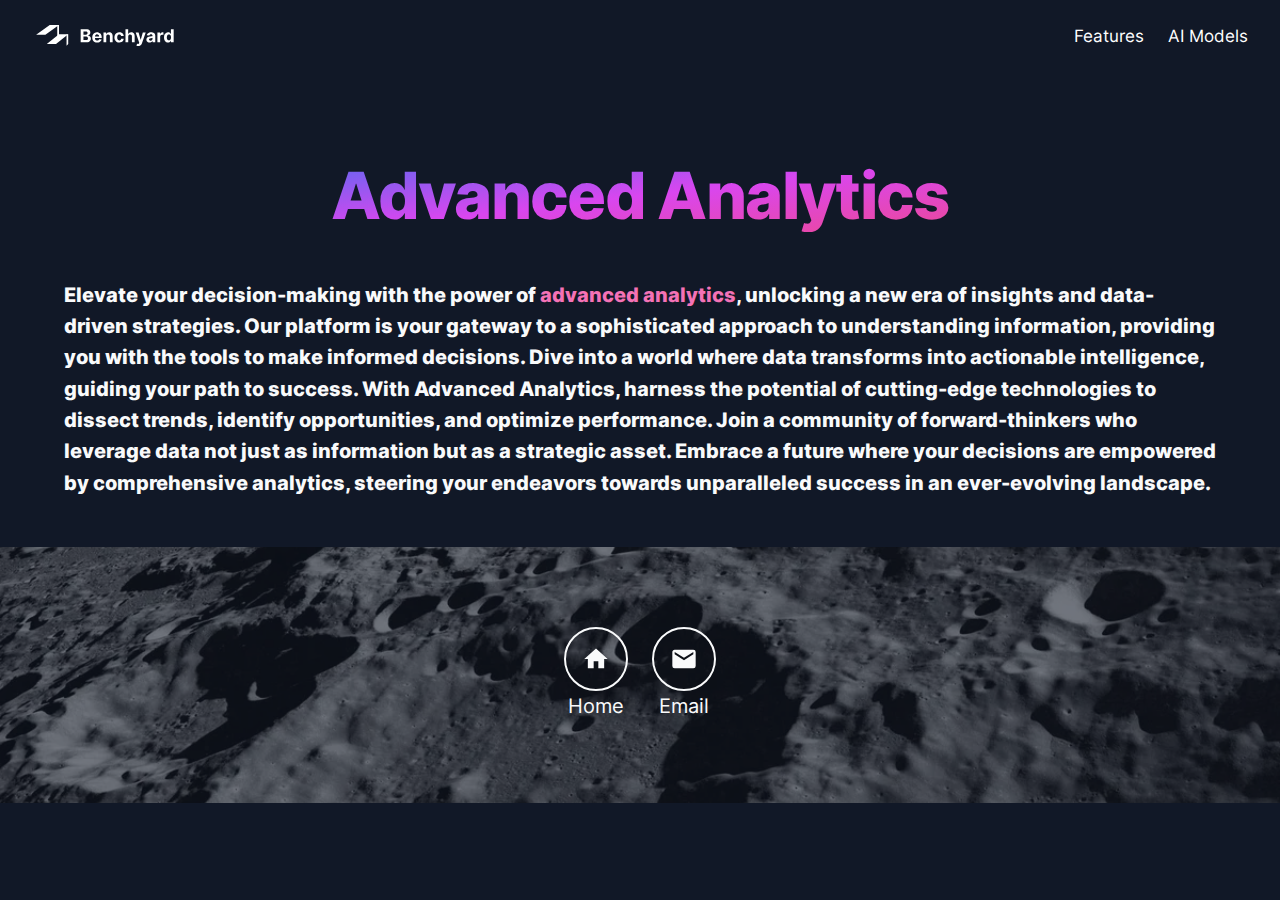
<file: features/advanced-analytics/index.html>
<!DOCTYPE html><html lang="en" class="h-full motion-safe:scroll-smooth" data-theme="dark"> <head><meta charset="utf-8"><meta name="viewport" content="width=device-width"><link rel="icon" href="/favicon.svg" type="image/svg+xml"><meta name="generator" content="Astro v4.1.1"><title>Benchyard - Collaborate with AI and humans</title><meta name="astro-view-transitions-enabled" content="true"><meta name="astro-view-transitions-fallback" content="animate"><meta name="description" content="Benchyard: Fast panel, AI/human group, Cooperative bot, Bot hub. Enhancing collaboration with AI and human expertise."><!-- social media --><meta property="og:title" content="Benchyard - Collaborate with AI and humans"><meta property="og:type" content="website"><meta property="og:description" content="Benchyard: Fast panel, AI/human group, Cooperative bot, Bot hub. Enhancing collaboration with AI and human expertise."><meta property="og:url" content="https://benchyard.com/"><link rel="stylesheet" href="/_astro/_feature_.zPdED_YR.css" />
<style>.astro-route-announcer{position:absolute;left:0;top:0;clip:rect(0 0 0 0);-webkit-clip-path:inset(50%);clip-path:inset(50%);overflow:hidden;white-space:nowrap;width:1px;height:1px}
</style><script type="module" src="/_astro/hoisted.RC1e7Et6.js"></script></head> <body class="h-full overflow-x-hidden bg-default text-default text-base selection:bg-secondary selection:text-white"> <header id="page-header" class="absolute z-20 flex w-full items-center justify-between border-b border-transparent px-8 py-4 text-white" data-astro-cid-hpnw4vwy> <a class="flex items-center gap-3 hover:!text-default" href="/" data-astro-cid-hpnw4vwy> <h1 class="sr-only" data-astro-cid-hpnw4vwy>Benchyard</h1> <svg width="3.6em" height="1em" viewBox="0 0 158 44" class="h-10 w-auto" data-astro-cid-hpnw4vwy data-icon="logo">  <symbol id="ai:local:logo"><g fill="#fff"><path d="M37.786 19.957h1.857v10.764l-1.857 1.902V19.957ZM29.49 9.805h-1.918v14.16h1.919V9.805Z"/><path d="M19.313 9.805h10.159L14.517 20.568H4.357L19.313 9.805Zm10.171 10.152h10.16l-13.43 10.764h-10.16l13.43-10.764ZM53.333 29V14.455h5.824c1.07 0 1.963.158 2.677.475.715.318 1.253.758 1.613 1.322.36.558.54 1.202.54 1.931 0 .569-.114 1.068-.342 1.499a2.95 2.95 0 0 1-.937 1.051c-.393.27-.843.462-1.35.575v.142c.555.024 1.073.18 1.556.47a3.32 3.32 0 0 1 1.186 1.214c.303.516.455 1.131.455 1.846 0 .772-.192 1.46-.576 2.067-.379.601-.94 1.077-1.683 1.427-.743.35-1.66.526-2.748.526h-6.215Zm3.075-2.514h2.507c.857 0 1.482-.163 1.875-.49.393-.332.59-.772.59-1.321 0-.403-.097-.758-.291-1.066a1.978 1.978 0 0 0-.831-.724c-.355-.175-.78-.263-1.272-.263h-2.578v3.864Zm0-5.945h2.28c.421 0 .796-.073 1.122-.22.332-.151.592-.365.782-.64.194-.274.29-.603.29-.986 0-.526-.186-.95-.56-1.272-.37-.322-.895-.483-1.577-.483h-2.337v3.601Zm15.062 8.672c-1.122 0-2.088-.227-2.897-.682a4.67 4.67 0 0 1-1.861-1.946c-.436-.843-.654-1.84-.654-2.99 0-1.122.218-2.107.654-2.954a4.83 4.83 0 0 1 1.84-1.982c.795-.473 1.728-.71 2.798-.71.72 0 1.39.116 2.01.348.625.227 1.17.57 1.633 1.03.469.459.834 1.037 1.094 1.733.26.691.39 1.5.39 2.429v.83h-9.211v-1.874h6.363c0-.436-.094-.822-.284-1.158a2.035 2.035 0 0 0-.788-.788 2.249 2.249 0 0 0-1.158-.292c-.459 0-.866.107-1.221.32a2.24 2.24 0 0 0-.824.845c-.199.35-.3.741-.305 1.172v1.783c0 .54.099 1.006.298 1.399.204.393.49.696.86.909.369.213.806.32 1.313.32.336 0 .644-.048.923-.142a1.842 1.842 0 0 0 1.172-1.123l2.799.185a3.82 3.82 0 0 1-.874 1.761c-.436.498-.999.886-1.69 1.165-.687.275-1.48.412-2.38.412Zm10.008-6.52V29h-3.026V18.091h2.883v1.925h.128a3.043 3.043 0 0 1 1.215-1.506c.568-.374 1.257-.561 2.067-.561.757 0 1.418.166 1.981.497a3.379 3.379 0 0 1 1.314 1.42c.313.611.469 1.34.469 2.188V29h-3.026v-6.406c.005-.668-.166-1.189-.511-1.563-.346-.378-.822-.568-1.428-.568a2.17 2.17 0 0 0-1.08.263c-.307.175-.549.43-.724.767-.17.331-.258.732-.262 1.2Zm14.344 6.52c-1.117 0-2.078-.237-2.883-.71a4.8 4.8 0 0 1-1.847-1.989c-.426-.847-.639-1.823-.639-2.926 0-1.117.215-2.097.646-2.94a4.801 4.801 0 0 1 1.854-1.982c.8-.478 1.752-.717 2.855-.717.952 0 1.785.173 2.5.518.715.346 1.28.831 1.698 1.456.416.625.646 1.36.689 2.202h-2.856c-.08-.544-.293-.982-.639-1.314-.34-.336-.788-.504-1.342-.504-.469 0-.878.128-1.229.383-.346.251-.615.618-.81 1.101-.194.483-.29 1.068-.29 1.755 0 .695.094 1.287.283 1.775.195.488.467.86.817 1.115.35.256.76.384 1.229.384.346 0 .656-.071.93-.213.28-.142.51-.348.69-.618.184-.275.305-.604.361-.988h2.856c-.048.834-.275 1.568-.682 2.202a4.122 4.122 0 0 1-1.67 1.477c-.71.356-1.55.533-2.52.533Zm9.835-6.52V29h-3.025V14.455h2.94v5.56h.128a3.088 3.088 0 0 1 1.193-1.512c.549-.37 1.238-.554 2.067-.554.757 0 1.418.166 1.981.497a3.312 3.312 0 0 1 1.321 1.413c.318.611.474 1.343.469 2.195V29h-3.025v-6.406c.004-.673-.166-1.196-.512-1.57-.341-.374-.819-.56-1.435-.56-.411 0-.776.087-1.093.262-.313.175-.559.43-.739.767-.175.331-.265.732-.27 1.2Zm10.932 10.398c-.383 0-.743-.03-1.079-.092a3.93 3.93 0 0 1-.824-.22l.682-2.26c.355.11.675.169.959.179.288.009.537-.057.745-.2.213-.141.386-.383.519-.724l.177-.462-3.913-11.221h3.182l2.258 8.011h.114l2.28-8.011h3.203l-4.24 12.088a5.094 5.094 0 0 1-.831 1.534 3.41 3.41 0 0 1-1.314 1.016c-.53.241-1.169.362-1.918.362Zm12.669-3.885c-.696 0-1.316-.12-1.861-.362a2.995 2.995 0 0 1-1.292-1.087c-.313-.483-.469-1.084-.469-1.804 0-.606.111-1.115.334-1.527.222-.412.525-.743.909-.994.383-.251.819-.44 1.307-.568a9.939 9.939 0 0 1 1.548-.27 39.082 39.082 0 0 0 1.534-.185c.388-.061.67-.151.845-.27.175-.118.263-.293.263-.525v-.043c0-.45-.142-.798-.426-1.044-.28-.246-.677-.37-1.193-.37-.545 0-.978.122-1.3.363a1.666 1.666 0 0 0-.639.895l-2.799-.227a3.8 3.8 0 0 1 .839-1.72c.416-.487.954-.86 1.612-1.121.663-.266 1.43-.398 2.301-.398.606 0 1.186.07 1.74.213a4.548 4.548 0 0 1 1.484.66c.436.299.779.682 1.03 1.151.251.464.377 1.02.377 1.67V29h-2.87v-1.513h-.085c-.175.341-.41.642-.703.902a3.255 3.255 0 0 1-1.058.604c-.412.142-.888.213-1.428.213Zm.867-2.088c.445 0 .838-.088 1.179-.263.34-.18.608-.421.802-.724a1.87 1.87 0 0 0 .291-1.03v-1.158a1.614 1.614 0 0 1-.39.17 7.22 7.22 0 0 1-.547.136c-.204.038-.407.073-.611.106l-.554.078a3.737 3.737 0 0 0-.93.249 1.478 1.478 0 0 0-.618.462c-.147.189-.22.426-.22.71 0 .412.149.727.447.944.303.213.687.32 1.151.32ZM137.749 29V18.091h2.933v1.903h.114c.199-.677.532-1.188 1.001-1.534a2.633 2.633 0 0 1 1.619-.525c.152 0 .315.01.491.028.175.02.329.045.461.078v2.685a3.939 3.939 0 0 0-.589-.114 5.293 5.293 0 0 0-.689-.05 2.42 2.42 0 0 0-1.193.292 2.14 2.14 0 0 0-.824.795 2.297 2.297 0 0 0-.299 1.18V29h-3.025Zm11.696.178c-.829 0-1.58-.213-2.252-.64-.668-.43-1.198-1.063-1.591-1.896-.388-.838-.582-1.865-.582-3.082 0-1.25.201-2.29.603-3.118.403-.834.938-1.456 1.606-1.868a4.11 4.11 0 0 1 2.208-.625c.611 0 1.12.104 1.527.312.412.204.744.46.995.768.255.302.45.6.582.894h.092v-5.468h3.019V29h-2.983v-1.747h-.128a3.882 3.882 0 0 1-.604.902 2.991 2.991 0 0 1-1.001.731c-.407.195-.904.292-1.491.292Zm.958-2.408c.488 0 .9-.133 1.236-.398.341-.27.601-.646.781-1.13.185-.482.277-1.048.277-1.697 0-.648-.09-1.212-.27-1.69-.179-.478-.44-.847-.781-1.108-.341-.26-.755-.39-1.243-.39-.497 0-.916.134-1.257.404-.341.27-.599.644-.774 1.123-.175.478-.263 1.032-.263 1.662 0 .634.088 1.195.263 1.683.18.483.438.861.774 1.136.341.27.76.405 1.257.405Z"/></g></symbol> <use  xlink:href="#ai:local:logo"></use> </svg> </a> <div data-astro-cid-hpnw4vwy> <div class="flex items-center gap-6" data-astro-cid-hpnw4vwy> <nav class="hidden sm:block" data-astro-cid-hpnw4vwy> <ul class="flex items-center gap-6" data-astro-cid-hpnw4vwy> <li data-astro-cid-hpnw4vwy> <a class="text-sm" href="/#features" data-astro-cid-hpnw4vwy> Features </a> </li><li data-astro-cid-hpnw4vwy> <a class="text-sm" href="/#ai-models" data-astro-cid-hpnw4vwy> AI Models </a> </li> </ul> </nav> <button id="open-nav-button" type="button" class="btn sm:hidden" aria-label="Navigation" data-astro-cid-hpnw4vwy> <svg width="1em" height="1em" viewBox="0 0 24 24" class="size-8" data-astro-cid-hpnw4vwy data-icon="mdi:menu">  <symbol id="ai:mdi:menu"><path fill="currentColor" d="M3 6h18v2H3zm0 5h18v2H3zm0 5h18v2H3z"/></symbol> <use  xlink:href="#ai:mdi:menu"></use> </svg> </button> </div> <div id="menu-modal" class="modal hidden" aria-hidden="true" data-astro-cid-hpnw4vwy> <div class="fixed inset-0 bg-default px-8 py-4 text-default" data-astro-cid-hpnw4vwy> <div class="space-y-4" role="dialog" aria-modal="true" data-astro-cid-hpnw4vwy> <header class="text-right" data-astro-cid-hpnw4vwy> <button id="close-nav-button" type="button" class="btn" aria-label="Close navigation" data-astro-cid-hpnw4vwy> <svg width="1em" height="1em" viewBox="0 0 24 24" class="size-8" data-astro-cid-hpnw4vwy data-icon="mdi:close">  <symbol id="ai:mdi:close"><path fill="currentColor" d="M19 6.41L17.59 5L12 10.59L6.41 5L5 6.41L10.59 12L5 17.59L6.41 19L12 13.41L17.59 19L19 17.59L13.41 12z"/></symbol> <use  xlink:href="#ai:mdi:close"></use> </svg> </button> </header> <div class="flex justify-center" data-astro-cid-hpnw4vwy> <svg width="3.6em" height="1em" viewBox="0 0 158 44" class="w-40 h-10" data-astro-cid-hpnw4vwy data-icon="logo">   <use  xlink:href="#ai:local:logo"></use> </svg> </div> <nav data-astro-cid-hpnw4vwy> <ul class="flex flex-col" data-astro-cid-hpnw4vwy> <li data-astro-cid-hpnw4vwy> <a class="block py-4 text-center text-xl" href="/#features" data-astro-cid-hpnw4vwy> Features </a> </li><li data-astro-cid-hpnw4vwy> <a class="block py-4 text-center text-xl" href="/#ai-models" data-astro-cid-hpnw4vwy> AI Models </a> </li> </ul> </nav> </div> </div> </div> </div> </header>  <noscript> <style>
    #open-nav-button {
      display: none;
    }
  </style> </noscript>  <section id="advanced-analytics" class="flex scroll-mt-24 flex-col items-center gap-4 space-y-8"> <div class="flex flex-col items-center gap-4">  <h2 class="gradient-text text-center font-extrabold tracking-tight text-6xl mt-40"> Advanced Analytics </h2> </div> <p class="font-extrabold max-w-6xl text-base text-left"> Elevate your decision-making with the power of <span class="text-primary">advanced analytics</span>, unlocking a new era of insights and data-driven strategies. Our platform is your gateway to a sophisticated approach to understanding information, providing you with the tools to make informed decisions. Dive into a world where data transforms into actionable intelligence, guiding your path to success. With Advanced Analytics, harness the potential of cutting-edge technologies to dissect trends, identify opportunities, and optimize performance. Join a community of forward-thinkers who leverage data not just as information but as a strategic asset. Embrace a future where your decisions are empowered by comprehensive analytics, steering your endeavors towards unparalleled success in an ever-evolving landscape. </p>   <div class="mb-20"></div>  </section> <footer class="relative flex h-64 items-center justify-center"> <div class="absolute inset-0 overflow-hidden opacity-40"> <img src="/_astro/moon.iU9QHMMl_20qSIc.webp" srcset="/_astro/moon.iU9QHMMl_1iVEFw.webp 450w, /_astro/moon.iU9QHMMl_fN0Iy.webp 800w, /_astro/moon.iU9QHMMl_LDUnM.webp 1200w" class="h-full w-full object-cover" sizes="100vw" alt="The ridged surface of the moon" width="1920" height="1080" loading="lazy" decoding="async"> </div> <ul class="relative grid grid-cols-2 gap-6 sm:grid-cols-2"> <li> <a class="flex size-16 items-center justify-center rounded-full border-2 border-current p-4" href="https://benchyard.com/"> <span class="sr-only">Home</span> <svg width="1em" height="1em" viewBox="0 0 24 24" class="size-full" data-icon="mdi:home">  <symbol id="ai:mdi:home"><path fill="currentColor" d="M10 20v-6h4v6h5v-8h3L12 3L2 12h3v8z"/></symbol> <use  xlink:href="#ai:mdi:home"></use> </svg> </a> <div class="text-center">Home</div> </li><li> <a class="flex size-16 items-center justify-center rounded-full border-2 border-current p-4" href="mailto:support@benchyard.com"> <span class="sr-only">Email</span> <svg width="1em" height="1em" viewBox="0 0 24 24" class="size-full" data-icon="mdi:email">  <symbol id="ai:mdi:email"><path fill="currentColor" d="m20 8l-8 5l-8-5V6l8 5l8-5m0-2H4c-1.11 0-2 .89-2 2v12a2 2 0 0 0 2 2h16a2 2 0 0 0 2-2V6a2 2 0 0 0-2-2"/></symbol> <use  xlink:href="#ai:mdi:email"></use> </svg> </a> <div class="text-center">Email</div> </li> </ul> </footer> </body></html>
</file>
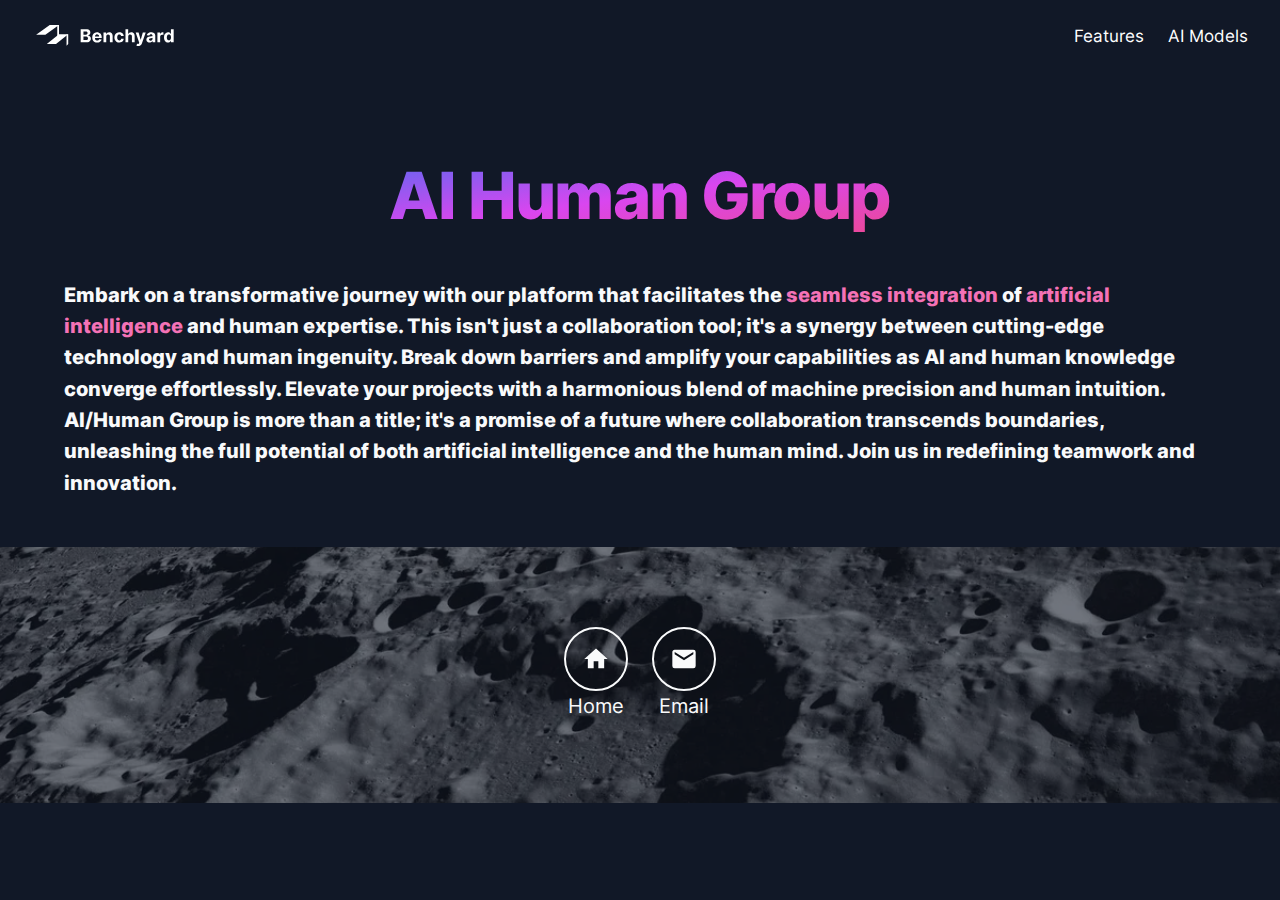
<file: features/ai-human-group/index.html>
<!DOCTYPE html><html lang="en" class="h-full motion-safe:scroll-smooth" data-theme="dark"> <head><meta charset="utf-8"><meta name="viewport" content="width=device-width"><link rel="icon" href="/favicon.svg" type="image/svg+xml"><meta name="generator" content="Astro v4.1.1"><title>Benchyard - Collaborate with AI and humans</title><meta name="astro-view-transitions-enabled" content="true"><meta name="astro-view-transitions-fallback" content="animate"><meta name="description" content="Benchyard: Fast panel, AI/human group, Cooperative bot, Bot hub. Enhancing collaboration with AI and human expertise."><!-- social media --><meta property="og:title" content="Benchyard - Collaborate with AI and humans"><meta property="og:type" content="website"><meta property="og:description" content="Benchyard: Fast panel, AI/human group, Cooperative bot, Bot hub. Enhancing collaboration with AI and human expertise."><meta property="og:url" content="https://benchyard.com/"><link rel="stylesheet" href="/_astro/_feature_.zPdED_YR.css" />
<style>.astro-route-announcer{position:absolute;left:0;top:0;clip:rect(0 0 0 0);-webkit-clip-path:inset(50%);clip-path:inset(50%);overflow:hidden;white-space:nowrap;width:1px;height:1px}
</style><script type="module" src="/_astro/hoisted.RC1e7Et6.js"></script></head> <body class="h-full overflow-x-hidden bg-default text-default text-base selection:bg-secondary selection:text-white"> <header id="page-header" class="absolute z-20 flex w-full items-center justify-between border-b border-transparent px-8 py-4 text-white" data-astro-cid-hpnw4vwy> <a class="flex items-center gap-3 hover:!text-default" href="/" data-astro-cid-hpnw4vwy> <h1 class="sr-only" data-astro-cid-hpnw4vwy>Benchyard</h1> <svg width="3.6em" height="1em" viewBox="0 0 158 44" class="h-10 w-auto" data-astro-cid-hpnw4vwy data-icon="logo">  <symbol id="ai:local:logo"><g fill="#fff"><path d="M37.786 19.957h1.857v10.764l-1.857 1.902V19.957ZM29.49 9.805h-1.918v14.16h1.919V9.805Z"/><path d="M19.313 9.805h10.159L14.517 20.568H4.357L19.313 9.805Zm10.171 10.152h10.16l-13.43 10.764h-10.16l13.43-10.764ZM53.333 29V14.455h5.824c1.07 0 1.963.158 2.677.475.715.318 1.253.758 1.613 1.322.36.558.54 1.202.54 1.931 0 .569-.114 1.068-.342 1.499a2.95 2.95 0 0 1-.937 1.051c-.393.27-.843.462-1.35.575v.142c.555.024 1.073.18 1.556.47a3.32 3.32 0 0 1 1.186 1.214c.303.516.455 1.131.455 1.846 0 .772-.192 1.46-.576 2.067-.379.601-.94 1.077-1.683 1.427-.743.35-1.66.526-2.748.526h-6.215Zm3.075-2.514h2.507c.857 0 1.482-.163 1.875-.49.393-.332.59-.772.59-1.321 0-.403-.097-.758-.291-1.066a1.978 1.978 0 0 0-.831-.724c-.355-.175-.78-.263-1.272-.263h-2.578v3.864Zm0-5.945h2.28c.421 0 .796-.073 1.122-.22.332-.151.592-.365.782-.64.194-.274.29-.603.29-.986 0-.526-.186-.95-.56-1.272-.37-.322-.895-.483-1.577-.483h-2.337v3.601Zm15.062 8.672c-1.122 0-2.088-.227-2.897-.682a4.67 4.67 0 0 1-1.861-1.946c-.436-.843-.654-1.84-.654-2.99 0-1.122.218-2.107.654-2.954a4.83 4.83 0 0 1 1.84-1.982c.795-.473 1.728-.71 2.798-.71.72 0 1.39.116 2.01.348.625.227 1.17.57 1.633 1.03.469.459.834 1.037 1.094 1.733.26.691.39 1.5.39 2.429v.83h-9.211v-1.874h6.363c0-.436-.094-.822-.284-1.158a2.035 2.035 0 0 0-.788-.788 2.249 2.249 0 0 0-1.158-.292c-.459 0-.866.107-1.221.32a2.24 2.24 0 0 0-.824.845c-.199.35-.3.741-.305 1.172v1.783c0 .54.099 1.006.298 1.399.204.393.49.696.86.909.369.213.806.32 1.313.32.336 0 .644-.048.923-.142a1.842 1.842 0 0 0 1.172-1.123l2.799.185a3.82 3.82 0 0 1-.874 1.761c-.436.498-.999.886-1.69 1.165-.687.275-1.48.412-2.38.412Zm10.008-6.52V29h-3.026V18.091h2.883v1.925h.128a3.043 3.043 0 0 1 1.215-1.506c.568-.374 1.257-.561 2.067-.561.757 0 1.418.166 1.981.497a3.379 3.379 0 0 1 1.314 1.42c.313.611.469 1.34.469 2.188V29h-3.026v-6.406c.005-.668-.166-1.189-.511-1.563-.346-.378-.822-.568-1.428-.568a2.17 2.17 0 0 0-1.08.263c-.307.175-.549.43-.724.767-.17.331-.258.732-.262 1.2Zm14.344 6.52c-1.117 0-2.078-.237-2.883-.71a4.8 4.8 0 0 1-1.847-1.989c-.426-.847-.639-1.823-.639-2.926 0-1.117.215-2.097.646-2.94a4.801 4.801 0 0 1 1.854-1.982c.8-.478 1.752-.717 2.855-.717.952 0 1.785.173 2.5.518.715.346 1.28.831 1.698 1.456.416.625.646 1.36.689 2.202h-2.856c-.08-.544-.293-.982-.639-1.314-.34-.336-.788-.504-1.342-.504-.469 0-.878.128-1.229.383-.346.251-.615.618-.81 1.101-.194.483-.29 1.068-.29 1.755 0 .695.094 1.287.283 1.775.195.488.467.86.817 1.115.35.256.76.384 1.229.384.346 0 .656-.071.93-.213.28-.142.51-.348.69-.618.184-.275.305-.604.361-.988h2.856c-.048.834-.275 1.568-.682 2.202a4.122 4.122 0 0 1-1.67 1.477c-.71.356-1.55.533-2.52.533Zm9.835-6.52V29h-3.025V14.455h2.94v5.56h.128a3.088 3.088 0 0 1 1.193-1.512c.549-.37 1.238-.554 2.067-.554.757 0 1.418.166 1.981.497a3.312 3.312 0 0 1 1.321 1.413c.318.611.474 1.343.469 2.195V29h-3.025v-6.406c.004-.673-.166-1.196-.512-1.57-.341-.374-.819-.56-1.435-.56-.411 0-.776.087-1.093.262-.313.175-.559.43-.739.767-.175.331-.265.732-.27 1.2Zm10.932 10.398c-.383 0-.743-.03-1.079-.092a3.93 3.93 0 0 1-.824-.22l.682-2.26c.355.11.675.169.959.179.288.009.537-.057.745-.2.213-.141.386-.383.519-.724l.177-.462-3.913-11.221h3.182l2.258 8.011h.114l2.28-8.011h3.203l-4.24 12.088a5.094 5.094 0 0 1-.831 1.534 3.41 3.41 0 0 1-1.314 1.016c-.53.241-1.169.362-1.918.362Zm12.669-3.885c-.696 0-1.316-.12-1.861-.362a2.995 2.995 0 0 1-1.292-1.087c-.313-.483-.469-1.084-.469-1.804 0-.606.111-1.115.334-1.527.222-.412.525-.743.909-.994.383-.251.819-.44 1.307-.568a9.939 9.939 0 0 1 1.548-.27 39.082 39.082 0 0 0 1.534-.185c.388-.061.67-.151.845-.27.175-.118.263-.293.263-.525v-.043c0-.45-.142-.798-.426-1.044-.28-.246-.677-.37-1.193-.37-.545 0-.978.122-1.3.363a1.666 1.666 0 0 0-.639.895l-2.799-.227a3.8 3.8 0 0 1 .839-1.72c.416-.487.954-.86 1.612-1.121.663-.266 1.43-.398 2.301-.398.606 0 1.186.07 1.74.213a4.548 4.548 0 0 1 1.484.66c.436.299.779.682 1.03 1.151.251.464.377 1.02.377 1.67V29h-2.87v-1.513h-.085c-.175.341-.41.642-.703.902a3.255 3.255 0 0 1-1.058.604c-.412.142-.888.213-1.428.213Zm.867-2.088c.445 0 .838-.088 1.179-.263.34-.18.608-.421.802-.724a1.87 1.87 0 0 0 .291-1.03v-1.158a1.614 1.614 0 0 1-.39.17 7.22 7.22 0 0 1-.547.136c-.204.038-.407.073-.611.106l-.554.078a3.737 3.737 0 0 0-.93.249 1.478 1.478 0 0 0-.618.462c-.147.189-.22.426-.22.71 0 .412.149.727.447.944.303.213.687.32 1.151.32ZM137.749 29V18.091h2.933v1.903h.114c.199-.677.532-1.188 1.001-1.534a2.633 2.633 0 0 1 1.619-.525c.152 0 .315.01.491.028.175.02.329.045.461.078v2.685a3.939 3.939 0 0 0-.589-.114 5.293 5.293 0 0 0-.689-.05 2.42 2.42 0 0 0-1.193.292 2.14 2.14 0 0 0-.824.795 2.297 2.297 0 0 0-.299 1.18V29h-3.025Zm11.696.178c-.829 0-1.58-.213-2.252-.64-.668-.43-1.198-1.063-1.591-1.896-.388-.838-.582-1.865-.582-3.082 0-1.25.201-2.29.603-3.118.403-.834.938-1.456 1.606-1.868a4.11 4.11 0 0 1 2.208-.625c.611 0 1.12.104 1.527.312.412.204.744.46.995.768.255.302.45.6.582.894h.092v-5.468h3.019V29h-2.983v-1.747h-.128a3.882 3.882 0 0 1-.604.902 2.991 2.991 0 0 1-1.001.731c-.407.195-.904.292-1.491.292Zm.958-2.408c.488 0 .9-.133 1.236-.398.341-.27.601-.646.781-1.13.185-.482.277-1.048.277-1.697 0-.648-.09-1.212-.27-1.69-.179-.478-.44-.847-.781-1.108-.341-.26-.755-.39-1.243-.39-.497 0-.916.134-1.257.404-.341.27-.599.644-.774 1.123-.175.478-.263 1.032-.263 1.662 0 .634.088 1.195.263 1.683.18.483.438.861.774 1.136.341.27.76.405 1.257.405Z"/></g></symbol> <use  xlink:href="#ai:local:logo"></use> </svg> </a> <div data-astro-cid-hpnw4vwy> <div class="flex items-center gap-6" data-astro-cid-hpnw4vwy> <nav class="hidden sm:block" data-astro-cid-hpnw4vwy> <ul class="flex items-center gap-6" data-astro-cid-hpnw4vwy> <li data-astro-cid-hpnw4vwy> <a class="text-sm" href="/#features" data-astro-cid-hpnw4vwy> Features </a> </li><li data-astro-cid-hpnw4vwy> <a class="text-sm" href="/#ai-models" data-astro-cid-hpnw4vwy> AI Models </a> </li> </ul> </nav> <button id="open-nav-button" type="button" class="btn sm:hidden" aria-label="Navigation" data-astro-cid-hpnw4vwy> <svg width="1em" height="1em" viewBox="0 0 24 24" class="size-8" data-astro-cid-hpnw4vwy data-icon="mdi:menu">  <symbol id="ai:mdi:menu"><path fill="currentColor" d="M3 6h18v2H3zm0 5h18v2H3zm0 5h18v2H3z"/></symbol> <use  xlink:href="#ai:mdi:menu"></use> </svg> </button> </div> <div id="menu-modal" class="modal hidden" aria-hidden="true" data-astro-cid-hpnw4vwy> <div class="fixed inset-0 bg-default px-8 py-4 text-default" data-astro-cid-hpnw4vwy> <div class="space-y-4" role="dialog" aria-modal="true" data-astro-cid-hpnw4vwy> <header class="text-right" data-astro-cid-hpnw4vwy> <button id="close-nav-button" type="button" class="btn" aria-label="Close navigation" data-astro-cid-hpnw4vwy> <svg width="1em" height="1em" viewBox="0 0 24 24" class="size-8" data-astro-cid-hpnw4vwy data-icon="mdi:close">  <symbol id="ai:mdi:close"><path fill="currentColor" d="M19 6.41L17.59 5L12 10.59L6.41 5L5 6.41L10.59 12L5 17.59L6.41 19L12 13.41L17.59 19L19 17.59L13.41 12z"/></symbol> <use  xlink:href="#ai:mdi:close"></use> </svg> </button> </header> <div class="flex justify-center" data-astro-cid-hpnw4vwy> <svg width="3.6em" height="1em" viewBox="0 0 158 44" class="w-40 h-10" data-astro-cid-hpnw4vwy data-icon="logo">   <use  xlink:href="#ai:local:logo"></use> </svg> </div> <nav data-astro-cid-hpnw4vwy> <ul class="flex flex-col" data-astro-cid-hpnw4vwy> <li data-astro-cid-hpnw4vwy> <a class="block py-4 text-center text-xl" href="/#features" data-astro-cid-hpnw4vwy> Features </a> </li><li data-astro-cid-hpnw4vwy> <a class="block py-4 text-center text-xl" href="/#ai-models" data-astro-cid-hpnw4vwy> AI Models </a> </li> </ul> </nav> </div> </div> </div> </div> </header>  <noscript> <style>
    #open-nav-button {
      display: none;
    }
  </style> </noscript>  <section id="ai-human-group" class="flex scroll-mt-24 flex-col items-center gap-4 space-y-8"> <div class="flex flex-col items-center gap-4">  <h2 class="gradient-text text-center font-extrabold tracking-tight text-6xl mt-40"> AI Human Group </h2> </div> <p class="font-extrabold max-w-6xl text-base text-left"> Embark on a transformative journey with our platform that facilitates the <span class="text-primary">seamless integration</span> of <span class="text-primary">artificial intelligence</span> and human expertise. This isn't just a collaboration tool; it's a synergy between cutting-edge technology and human ingenuity. Break down barriers and amplify your capabilities as AI and human knowledge converge effortlessly. Elevate your projects with a harmonious blend of machine precision and human intuition. AI/Human Group is more than a title; it's a promise of a future where collaboration transcends boundaries, unleashing the full potential of both artificial intelligence and the human mind. Join us in redefining teamwork and innovation. </p>   <div class="mb-20"></div>  </section> <footer class="relative flex h-64 items-center justify-center"> <div class="absolute inset-0 overflow-hidden opacity-40"> <img src="/_astro/moon.iU9QHMMl_20qSIc.webp" srcset="/_astro/moon.iU9QHMMl_1iVEFw.webp 450w, /_astro/moon.iU9QHMMl_fN0Iy.webp 800w, /_astro/moon.iU9QHMMl_LDUnM.webp 1200w" class="h-full w-full object-cover" sizes="100vw" alt="The ridged surface of the moon" width="1920" height="1080" loading="lazy" decoding="async"> </div> <ul class="relative grid grid-cols-2 gap-6 sm:grid-cols-2"> <li> <a class="flex size-16 items-center justify-center rounded-full border-2 border-current p-4" href="https://benchyard.com/"> <span class="sr-only">Home</span> <svg width="1em" height="1em" viewBox="0 0 24 24" class="size-full" data-icon="mdi:home">  <symbol id="ai:mdi:home"><path fill="currentColor" d="M10 20v-6h4v6h5v-8h3L12 3L2 12h3v8z"/></symbol> <use  xlink:href="#ai:mdi:home"></use> </svg> </a> <div class="text-center">Home</div> </li><li> <a class="flex size-16 items-center justify-center rounded-full border-2 border-current p-4" href="mailto:support@benchyard.com"> <span class="sr-only">Email</span> <svg width="1em" height="1em" viewBox="0 0 24 24" class="size-full" data-icon="mdi:email">  <symbol id="ai:mdi:email"><path fill="currentColor" d="m20 8l-8 5l-8-5V6l8 5l8-5m0-2H4c-1.11 0-2 .89-2 2v12a2 2 0 0 0 2 2h16a2 2 0 0 0 2-2V6a2 2 0 0 0-2-2"/></symbol> <use  xlink:href="#ai:mdi:email"></use> </svg> </a> <div class="text-center">Email</div> </li> </ul> </footer> </body></html>
</file>
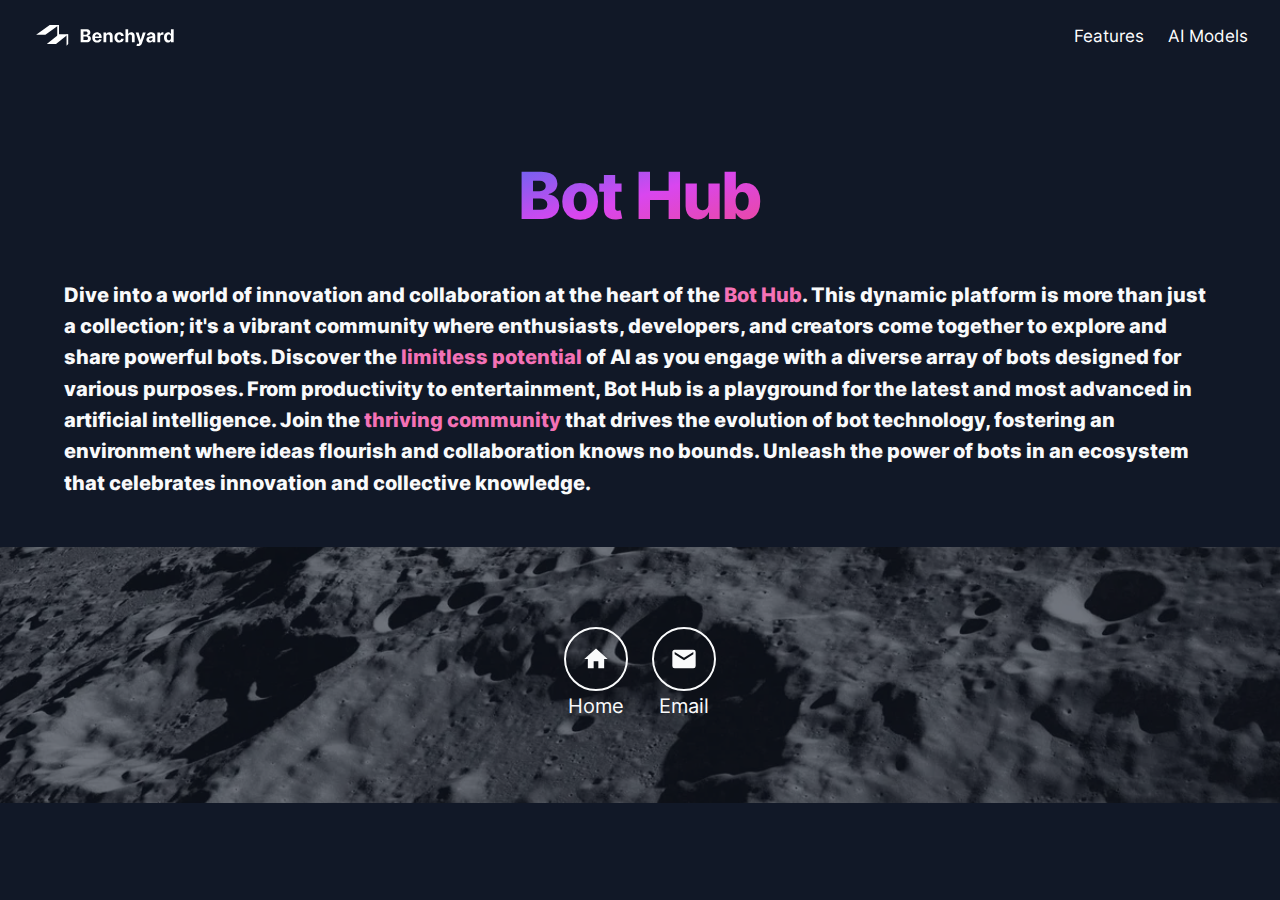
<file: features/bot-hub/index.html>
<!DOCTYPE html><html lang="en" class="h-full motion-safe:scroll-smooth" data-theme="dark"> <head><meta charset="utf-8"><meta name="viewport" content="width=device-width"><link rel="icon" href="/favicon.svg" type="image/svg+xml"><meta name="generator" content="Astro v4.1.1"><title>Benchyard - Collaborate with AI and humans</title><meta name="astro-view-transitions-enabled" content="true"><meta name="astro-view-transitions-fallback" content="animate"><meta name="description" content="Benchyard: Fast panel, AI/human group, Cooperative bot, Bot hub. Enhancing collaboration with AI and human expertise."><!-- social media --><meta property="og:title" content="Benchyard - Collaborate with AI and humans"><meta property="og:type" content="website"><meta property="og:description" content="Benchyard: Fast panel, AI/human group, Cooperative bot, Bot hub. Enhancing collaboration with AI and human expertise."><meta property="og:url" content="https://benchyard.com/"><link rel="stylesheet" href="/_astro/_feature_.zPdED_YR.css" />
<style>.astro-route-announcer{position:absolute;left:0;top:0;clip:rect(0 0 0 0);-webkit-clip-path:inset(50%);clip-path:inset(50%);overflow:hidden;white-space:nowrap;width:1px;height:1px}
</style><script type="module" src="/_astro/hoisted.RC1e7Et6.js"></script></head> <body class="h-full overflow-x-hidden bg-default text-default text-base selection:bg-secondary selection:text-white"> <header id="page-header" class="absolute z-20 flex w-full items-center justify-between border-b border-transparent px-8 py-4 text-white" data-astro-cid-hpnw4vwy> <a class="flex items-center gap-3 hover:!text-default" href="/" data-astro-cid-hpnw4vwy> <h1 class="sr-only" data-astro-cid-hpnw4vwy>Benchyard</h1> <svg width="3.6em" height="1em" viewBox="0 0 158 44" class="h-10 w-auto" data-astro-cid-hpnw4vwy data-icon="logo">  <symbol id="ai:local:logo"><g fill="#fff"><path d="M37.786 19.957h1.857v10.764l-1.857 1.902V19.957ZM29.49 9.805h-1.918v14.16h1.919V9.805Z"/><path d="M19.313 9.805h10.159L14.517 20.568H4.357L19.313 9.805Zm10.171 10.152h10.16l-13.43 10.764h-10.16l13.43-10.764ZM53.333 29V14.455h5.824c1.07 0 1.963.158 2.677.475.715.318 1.253.758 1.613 1.322.36.558.54 1.202.54 1.931 0 .569-.114 1.068-.342 1.499a2.95 2.95 0 0 1-.937 1.051c-.393.27-.843.462-1.35.575v.142c.555.024 1.073.18 1.556.47a3.32 3.32 0 0 1 1.186 1.214c.303.516.455 1.131.455 1.846 0 .772-.192 1.46-.576 2.067-.379.601-.94 1.077-1.683 1.427-.743.35-1.66.526-2.748.526h-6.215Zm3.075-2.514h2.507c.857 0 1.482-.163 1.875-.49.393-.332.59-.772.59-1.321 0-.403-.097-.758-.291-1.066a1.978 1.978 0 0 0-.831-.724c-.355-.175-.78-.263-1.272-.263h-2.578v3.864Zm0-5.945h2.28c.421 0 .796-.073 1.122-.22.332-.151.592-.365.782-.64.194-.274.29-.603.29-.986 0-.526-.186-.95-.56-1.272-.37-.322-.895-.483-1.577-.483h-2.337v3.601Zm15.062 8.672c-1.122 0-2.088-.227-2.897-.682a4.67 4.67 0 0 1-1.861-1.946c-.436-.843-.654-1.84-.654-2.99 0-1.122.218-2.107.654-2.954a4.83 4.83 0 0 1 1.84-1.982c.795-.473 1.728-.71 2.798-.71.72 0 1.39.116 2.01.348.625.227 1.17.57 1.633 1.03.469.459.834 1.037 1.094 1.733.26.691.39 1.5.39 2.429v.83h-9.211v-1.874h6.363c0-.436-.094-.822-.284-1.158a2.035 2.035 0 0 0-.788-.788 2.249 2.249 0 0 0-1.158-.292c-.459 0-.866.107-1.221.32a2.24 2.24 0 0 0-.824.845c-.199.35-.3.741-.305 1.172v1.783c0 .54.099 1.006.298 1.399.204.393.49.696.86.909.369.213.806.32 1.313.32.336 0 .644-.048.923-.142a1.842 1.842 0 0 0 1.172-1.123l2.799.185a3.82 3.82 0 0 1-.874 1.761c-.436.498-.999.886-1.69 1.165-.687.275-1.48.412-2.38.412Zm10.008-6.52V29h-3.026V18.091h2.883v1.925h.128a3.043 3.043 0 0 1 1.215-1.506c.568-.374 1.257-.561 2.067-.561.757 0 1.418.166 1.981.497a3.379 3.379 0 0 1 1.314 1.42c.313.611.469 1.34.469 2.188V29h-3.026v-6.406c.005-.668-.166-1.189-.511-1.563-.346-.378-.822-.568-1.428-.568a2.17 2.17 0 0 0-1.08.263c-.307.175-.549.43-.724.767-.17.331-.258.732-.262 1.2Zm14.344 6.52c-1.117 0-2.078-.237-2.883-.71a4.8 4.8 0 0 1-1.847-1.989c-.426-.847-.639-1.823-.639-2.926 0-1.117.215-2.097.646-2.94a4.801 4.801 0 0 1 1.854-1.982c.8-.478 1.752-.717 2.855-.717.952 0 1.785.173 2.5.518.715.346 1.28.831 1.698 1.456.416.625.646 1.36.689 2.202h-2.856c-.08-.544-.293-.982-.639-1.314-.34-.336-.788-.504-1.342-.504-.469 0-.878.128-1.229.383-.346.251-.615.618-.81 1.101-.194.483-.29 1.068-.29 1.755 0 .695.094 1.287.283 1.775.195.488.467.86.817 1.115.35.256.76.384 1.229.384.346 0 .656-.071.93-.213.28-.142.51-.348.69-.618.184-.275.305-.604.361-.988h2.856c-.048.834-.275 1.568-.682 2.202a4.122 4.122 0 0 1-1.67 1.477c-.71.356-1.55.533-2.52.533Zm9.835-6.52V29h-3.025V14.455h2.94v5.56h.128a3.088 3.088 0 0 1 1.193-1.512c.549-.37 1.238-.554 2.067-.554.757 0 1.418.166 1.981.497a3.312 3.312 0 0 1 1.321 1.413c.318.611.474 1.343.469 2.195V29h-3.025v-6.406c.004-.673-.166-1.196-.512-1.57-.341-.374-.819-.56-1.435-.56-.411 0-.776.087-1.093.262-.313.175-.559.43-.739.767-.175.331-.265.732-.27 1.2Zm10.932 10.398c-.383 0-.743-.03-1.079-.092a3.93 3.93 0 0 1-.824-.22l.682-2.26c.355.11.675.169.959.179.288.009.537-.057.745-.2.213-.141.386-.383.519-.724l.177-.462-3.913-11.221h3.182l2.258 8.011h.114l2.28-8.011h3.203l-4.24 12.088a5.094 5.094 0 0 1-.831 1.534 3.41 3.41 0 0 1-1.314 1.016c-.53.241-1.169.362-1.918.362Zm12.669-3.885c-.696 0-1.316-.12-1.861-.362a2.995 2.995 0 0 1-1.292-1.087c-.313-.483-.469-1.084-.469-1.804 0-.606.111-1.115.334-1.527.222-.412.525-.743.909-.994.383-.251.819-.44 1.307-.568a9.939 9.939 0 0 1 1.548-.27 39.082 39.082 0 0 0 1.534-.185c.388-.061.67-.151.845-.27.175-.118.263-.293.263-.525v-.043c0-.45-.142-.798-.426-1.044-.28-.246-.677-.37-1.193-.37-.545 0-.978.122-1.3.363a1.666 1.666 0 0 0-.639.895l-2.799-.227a3.8 3.8 0 0 1 .839-1.72c.416-.487.954-.86 1.612-1.121.663-.266 1.43-.398 2.301-.398.606 0 1.186.07 1.74.213a4.548 4.548 0 0 1 1.484.66c.436.299.779.682 1.03 1.151.251.464.377 1.02.377 1.67V29h-2.87v-1.513h-.085c-.175.341-.41.642-.703.902a3.255 3.255 0 0 1-1.058.604c-.412.142-.888.213-1.428.213Zm.867-2.088c.445 0 .838-.088 1.179-.263.34-.18.608-.421.802-.724a1.87 1.87 0 0 0 .291-1.03v-1.158a1.614 1.614 0 0 1-.39.17 7.22 7.22 0 0 1-.547.136c-.204.038-.407.073-.611.106l-.554.078a3.737 3.737 0 0 0-.93.249 1.478 1.478 0 0 0-.618.462c-.147.189-.22.426-.22.71 0 .412.149.727.447.944.303.213.687.32 1.151.32ZM137.749 29V18.091h2.933v1.903h.114c.199-.677.532-1.188 1.001-1.534a2.633 2.633 0 0 1 1.619-.525c.152 0 .315.01.491.028.175.02.329.045.461.078v2.685a3.939 3.939 0 0 0-.589-.114 5.293 5.293 0 0 0-.689-.05 2.42 2.42 0 0 0-1.193.292 2.14 2.14 0 0 0-.824.795 2.297 2.297 0 0 0-.299 1.18V29h-3.025Zm11.696.178c-.829 0-1.58-.213-2.252-.64-.668-.43-1.198-1.063-1.591-1.896-.388-.838-.582-1.865-.582-3.082 0-1.25.201-2.29.603-3.118.403-.834.938-1.456 1.606-1.868a4.11 4.11 0 0 1 2.208-.625c.611 0 1.12.104 1.527.312.412.204.744.46.995.768.255.302.45.6.582.894h.092v-5.468h3.019V29h-2.983v-1.747h-.128a3.882 3.882 0 0 1-.604.902 2.991 2.991 0 0 1-1.001.731c-.407.195-.904.292-1.491.292Zm.958-2.408c.488 0 .9-.133 1.236-.398.341-.27.601-.646.781-1.13.185-.482.277-1.048.277-1.697 0-.648-.09-1.212-.27-1.69-.179-.478-.44-.847-.781-1.108-.341-.26-.755-.39-1.243-.39-.497 0-.916.134-1.257.404-.341.27-.599.644-.774 1.123-.175.478-.263 1.032-.263 1.662 0 .634.088 1.195.263 1.683.18.483.438.861.774 1.136.341.27.76.405 1.257.405Z"/></g></symbol> <use  xlink:href="#ai:local:logo"></use> </svg> </a> <div data-astro-cid-hpnw4vwy> <div class="flex items-center gap-6" data-astro-cid-hpnw4vwy> <nav class="hidden sm:block" data-astro-cid-hpnw4vwy> <ul class="flex items-center gap-6" data-astro-cid-hpnw4vwy> <li data-astro-cid-hpnw4vwy> <a class="text-sm" href="/#features" data-astro-cid-hpnw4vwy> Features </a> </li><li data-astro-cid-hpnw4vwy> <a class="text-sm" href="/#ai-models" data-astro-cid-hpnw4vwy> AI Models </a> </li> </ul> </nav> <button id="open-nav-button" type="button" class="btn sm:hidden" aria-label="Navigation" data-astro-cid-hpnw4vwy> <svg width="1em" height="1em" viewBox="0 0 24 24" class="size-8" data-astro-cid-hpnw4vwy data-icon="mdi:menu">  <symbol id="ai:mdi:menu"><path fill="currentColor" d="M3 6h18v2H3zm0 5h18v2H3zm0 5h18v2H3z"/></symbol> <use  xlink:href="#ai:mdi:menu"></use> </svg> </button> </div> <div id="menu-modal" class="modal hidden" aria-hidden="true" data-astro-cid-hpnw4vwy> <div class="fixed inset-0 bg-default px-8 py-4 text-default" data-astro-cid-hpnw4vwy> <div class="space-y-4" role="dialog" aria-modal="true" data-astro-cid-hpnw4vwy> <header class="text-right" data-astro-cid-hpnw4vwy> <button id="close-nav-button" type="button" class="btn" aria-label="Close navigation" data-astro-cid-hpnw4vwy> <svg width="1em" height="1em" viewBox="0 0 24 24" class="size-8" data-astro-cid-hpnw4vwy data-icon="mdi:close">  <symbol id="ai:mdi:close"><path fill="currentColor" d="M19 6.41L17.59 5L12 10.59L6.41 5L5 6.41L10.59 12L5 17.59L6.41 19L12 13.41L17.59 19L19 17.59L13.41 12z"/></symbol> <use  xlink:href="#ai:mdi:close"></use> </svg> </button> </header> <div class="flex justify-center" data-astro-cid-hpnw4vwy> <svg width="3.6em" height="1em" viewBox="0 0 158 44" class="w-40 h-10" data-astro-cid-hpnw4vwy data-icon="logo">   <use  xlink:href="#ai:local:logo"></use> </svg> </div> <nav data-astro-cid-hpnw4vwy> <ul class="flex flex-col" data-astro-cid-hpnw4vwy> <li data-astro-cid-hpnw4vwy> <a class="block py-4 text-center text-xl" href="/#features" data-astro-cid-hpnw4vwy> Features </a> </li><li data-astro-cid-hpnw4vwy> <a class="block py-4 text-center text-xl" href="/#ai-models" data-astro-cid-hpnw4vwy> AI Models </a> </li> </ul> </nav> </div> </div> </div> </div> </header>  <noscript> <style>
    #open-nav-button {
      display: none;
    }
  </style> </noscript>  <section id="bot-hub" class="flex scroll-mt-24 flex-col items-center gap-4 space-y-8"> <div class="flex flex-col items-center gap-4">  <h2 class="gradient-text text-center font-extrabold tracking-tight text-6xl mt-40"> Bot Hub </h2> </div> <p class="font-extrabold max-w-6xl text-base text-left"> Dive into a world of innovation and collaboration at the heart of the <span class="text-primary">Bot Hub</span>. This dynamic platform is more than just a collection; it's a vibrant community where enthusiasts, developers, and creators come together to explore and share powerful bots. Discover the <span class="text-primary">limitless potential</span> of AI as you engage with a diverse array of bots designed for various purposes. From productivity to entertainment, Bot Hub is a playground for the latest and most advanced in artificial intelligence. Join the <span class="text-primary">thriving community</span> that drives the evolution of bot technology, fostering an environment where ideas flourish and collaboration knows no bounds. Unleash the power of bots in an ecosystem that celebrates innovation and collective knowledge. </p>   <div class="mb-20"></div>  </section> <footer class="relative flex h-64 items-center justify-center"> <div class="absolute inset-0 overflow-hidden opacity-40"> <img src="/_astro/moon.iU9QHMMl_20qSIc.webp" srcset="/_astro/moon.iU9QHMMl_1iVEFw.webp 450w, /_astro/moon.iU9QHMMl_fN0Iy.webp 800w, /_astro/moon.iU9QHMMl_LDUnM.webp 1200w" class="h-full w-full object-cover" sizes="100vw" alt="The ridged surface of the moon" width="1920" height="1080" loading="lazy" decoding="async"> </div> <ul class="relative grid grid-cols-2 gap-6 sm:grid-cols-2"> <li> <a class="flex size-16 items-center justify-center rounded-full border-2 border-current p-4" href="https://benchyard.com/"> <span class="sr-only">Home</span> <svg width="1em" height="1em" viewBox="0 0 24 24" class="size-full" data-icon="mdi:home">  <symbol id="ai:mdi:home"><path fill="currentColor" d="M10 20v-6h4v6h5v-8h3L12 3L2 12h3v8z"/></symbol> <use  xlink:href="#ai:mdi:home"></use> </svg> </a> <div class="text-center">Home</div> </li><li> <a class="flex size-16 items-center justify-center rounded-full border-2 border-current p-4" href="mailto:support@benchyard.com"> <span class="sr-only">Email</span> <svg width="1em" height="1em" viewBox="0 0 24 24" class="size-full" data-icon="mdi:email">  <symbol id="ai:mdi:email"><path fill="currentColor" d="m20 8l-8 5l-8-5V6l8 5l8-5m0-2H4c-1.11 0-2 .89-2 2v12a2 2 0 0 0 2 2h16a2 2 0 0 0 2-2V6a2 2 0 0 0-2-2"/></symbol> <use  xlink:href="#ai:mdi:email"></use> </svg> </a> <div class="text-center">Email</div> </li> </ul> </footer> </body></html>
</file>
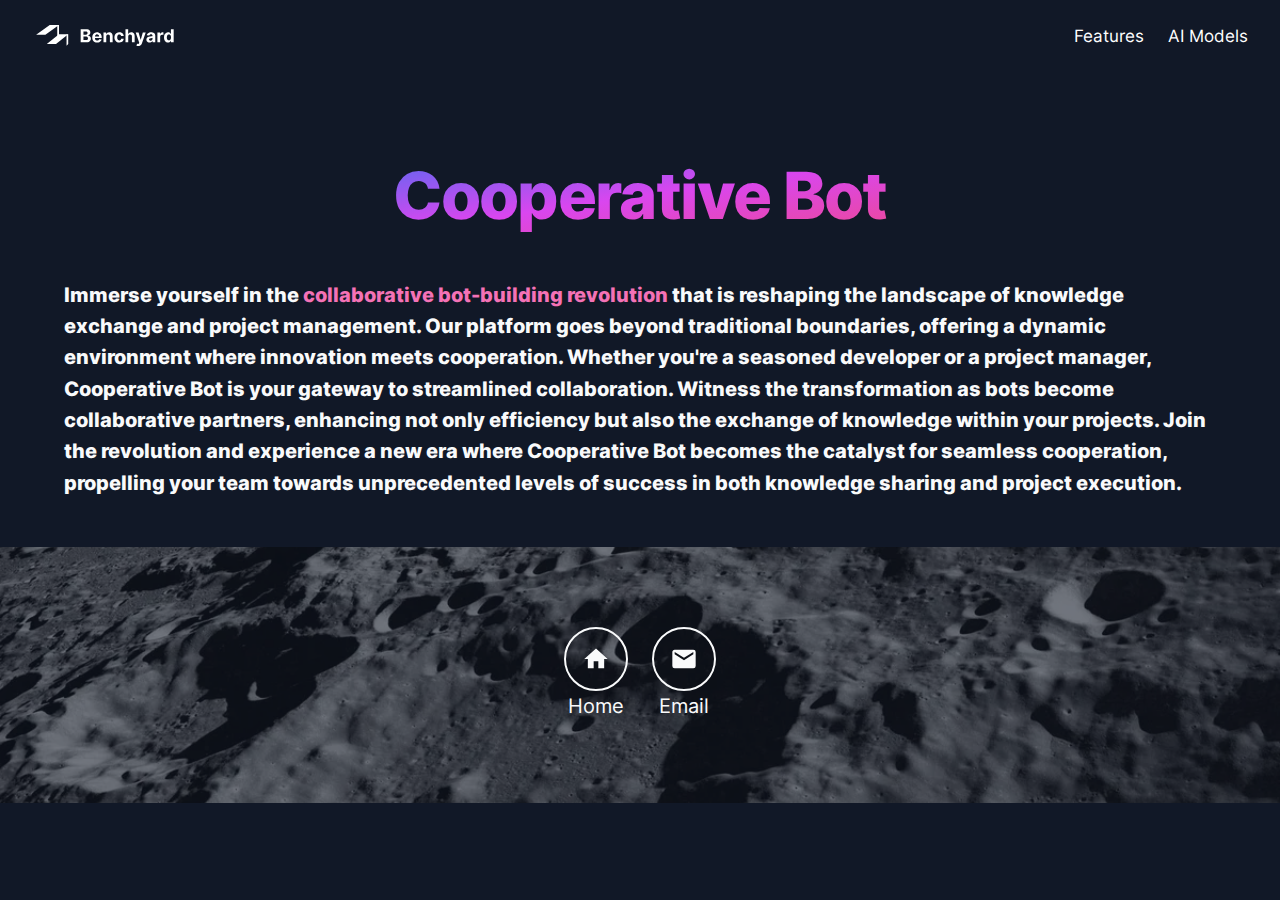
<file: features/cooperative-bot/index.html>
<!DOCTYPE html><html lang="en" class="h-full motion-safe:scroll-smooth" data-theme="dark"> <head><meta charset="utf-8"><meta name="viewport" content="width=device-width"><link rel="icon" href="/favicon.svg" type="image/svg+xml"><meta name="generator" content="Astro v4.1.1"><title>Benchyard - Collaborate with AI and humans</title><meta name="astro-view-transitions-enabled" content="true"><meta name="astro-view-transitions-fallback" content="animate"><meta name="description" content="Benchyard: Fast panel, AI/human group, Cooperative bot, Bot hub. Enhancing collaboration with AI and human expertise."><!-- social media --><meta property="og:title" content="Benchyard - Collaborate with AI and humans"><meta property="og:type" content="website"><meta property="og:description" content="Benchyard: Fast panel, AI/human group, Cooperative bot, Bot hub. Enhancing collaboration with AI and human expertise."><meta property="og:url" content="https://benchyard.com/"><link rel="stylesheet" href="/_astro/_feature_.zPdED_YR.css" />
<style>.astro-route-announcer{position:absolute;left:0;top:0;clip:rect(0 0 0 0);-webkit-clip-path:inset(50%);clip-path:inset(50%);overflow:hidden;white-space:nowrap;width:1px;height:1px}
</style><script type="module" src="/_astro/hoisted.RC1e7Et6.js"></script></head> <body class="h-full overflow-x-hidden bg-default text-default text-base selection:bg-secondary selection:text-white"> <header id="page-header" class="absolute z-20 flex w-full items-center justify-between border-b border-transparent px-8 py-4 text-white" data-astro-cid-hpnw4vwy> <a class="flex items-center gap-3 hover:!text-default" href="/" data-astro-cid-hpnw4vwy> <h1 class="sr-only" data-astro-cid-hpnw4vwy>Benchyard</h1> <svg width="3.6em" height="1em" viewBox="0 0 158 44" class="h-10 w-auto" data-astro-cid-hpnw4vwy data-icon="logo">  <symbol id="ai:local:logo"><g fill="#fff"><path d="M37.786 19.957h1.857v10.764l-1.857 1.902V19.957ZM29.49 9.805h-1.918v14.16h1.919V9.805Z"/><path d="M19.313 9.805h10.159L14.517 20.568H4.357L19.313 9.805Zm10.171 10.152h10.16l-13.43 10.764h-10.16l13.43-10.764ZM53.333 29V14.455h5.824c1.07 0 1.963.158 2.677.475.715.318 1.253.758 1.613 1.322.36.558.54 1.202.54 1.931 0 .569-.114 1.068-.342 1.499a2.95 2.95 0 0 1-.937 1.051c-.393.27-.843.462-1.35.575v.142c.555.024 1.073.18 1.556.47a3.32 3.32 0 0 1 1.186 1.214c.303.516.455 1.131.455 1.846 0 .772-.192 1.46-.576 2.067-.379.601-.94 1.077-1.683 1.427-.743.35-1.66.526-2.748.526h-6.215Zm3.075-2.514h2.507c.857 0 1.482-.163 1.875-.49.393-.332.59-.772.59-1.321 0-.403-.097-.758-.291-1.066a1.978 1.978 0 0 0-.831-.724c-.355-.175-.78-.263-1.272-.263h-2.578v3.864Zm0-5.945h2.28c.421 0 .796-.073 1.122-.22.332-.151.592-.365.782-.64.194-.274.29-.603.29-.986 0-.526-.186-.95-.56-1.272-.37-.322-.895-.483-1.577-.483h-2.337v3.601Zm15.062 8.672c-1.122 0-2.088-.227-2.897-.682a4.67 4.67 0 0 1-1.861-1.946c-.436-.843-.654-1.84-.654-2.99 0-1.122.218-2.107.654-2.954a4.83 4.83 0 0 1 1.84-1.982c.795-.473 1.728-.71 2.798-.71.72 0 1.39.116 2.01.348.625.227 1.17.57 1.633 1.03.469.459.834 1.037 1.094 1.733.26.691.39 1.5.39 2.429v.83h-9.211v-1.874h6.363c0-.436-.094-.822-.284-1.158a2.035 2.035 0 0 0-.788-.788 2.249 2.249 0 0 0-1.158-.292c-.459 0-.866.107-1.221.32a2.24 2.24 0 0 0-.824.845c-.199.35-.3.741-.305 1.172v1.783c0 .54.099 1.006.298 1.399.204.393.49.696.86.909.369.213.806.32 1.313.32.336 0 .644-.048.923-.142a1.842 1.842 0 0 0 1.172-1.123l2.799.185a3.82 3.82 0 0 1-.874 1.761c-.436.498-.999.886-1.69 1.165-.687.275-1.48.412-2.38.412Zm10.008-6.52V29h-3.026V18.091h2.883v1.925h.128a3.043 3.043 0 0 1 1.215-1.506c.568-.374 1.257-.561 2.067-.561.757 0 1.418.166 1.981.497a3.379 3.379 0 0 1 1.314 1.42c.313.611.469 1.34.469 2.188V29h-3.026v-6.406c.005-.668-.166-1.189-.511-1.563-.346-.378-.822-.568-1.428-.568a2.17 2.17 0 0 0-1.08.263c-.307.175-.549.43-.724.767-.17.331-.258.732-.262 1.2Zm14.344 6.52c-1.117 0-2.078-.237-2.883-.71a4.8 4.8 0 0 1-1.847-1.989c-.426-.847-.639-1.823-.639-2.926 0-1.117.215-2.097.646-2.94a4.801 4.801 0 0 1 1.854-1.982c.8-.478 1.752-.717 2.855-.717.952 0 1.785.173 2.5.518.715.346 1.28.831 1.698 1.456.416.625.646 1.36.689 2.202h-2.856c-.08-.544-.293-.982-.639-1.314-.34-.336-.788-.504-1.342-.504-.469 0-.878.128-1.229.383-.346.251-.615.618-.81 1.101-.194.483-.29 1.068-.29 1.755 0 .695.094 1.287.283 1.775.195.488.467.86.817 1.115.35.256.76.384 1.229.384.346 0 .656-.071.93-.213.28-.142.51-.348.69-.618.184-.275.305-.604.361-.988h2.856c-.048.834-.275 1.568-.682 2.202a4.122 4.122 0 0 1-1.67 1.477c-.71.356-1.55.533-2.52.533Zm9.835-6.52V29h-3.025V14.455h2.94v5.56h.128a3.088 3.088 0 0 1 1.193-1.512c.549-.37 1.238-.554 2.067-.554.757 0 1.418.166 1.981.497a3.312 3.312 0 0 1 1.321 1.413c.318.611.474 1.343.469 2.195V29h-3.025v-6.406c.004-.673-.166-1.196-.512-1.57-.341-.374-.819-.56-1.435-.56-.411 0-.776.087-1.093.262-.313.175-.559.43-.739.767-.175.331-.265.732-.27 1.2Zm10.932 10.398c-.383 0-.743-.03-1.079-.092a3.93 3.93 0 0 1-.824-.22l.682-2.26c.355.11.675.169.959.179.288.009.537-.057.745-.2.213-.141.386-.383.519-.724l.177-.462-3.913-11.221h3.182l2.258 8.011h.114l2.28-8.011h3.203l-4.24 12.088a5.094 5.094 0 0 1-.831 1.534 3.41 3.41 0 0 1-1.314 1.016c-.53.241-1.169.362-1.918.362Zm12.669-3.885c-.696 0-1.316-.12-1.861-.362a2.995 2.995 0 0 1-1.292-1.087c-.313-.483-.469-1.084-.469-1.804 0-.606.111-1.115.334-1.527.222-.412.525-.743.909-.994.383-.251.819-.44 1.307-.568a9.939 9.939 0 0 1 1.548-.27 39.082 39.082 0 0 0 1.534-.185c.388-.061.67-.151.845-.27.175-.118.263-.293.263-.525v-.043c0-.45-.142-.798-.426-1.044-.28-.246-.677-.37-1.193-.37-.545 0-.978.122-1.3.363a1.666 1.666 0 0 0-.639.895l-2.799-.227a3.8 3.8 0 0 1 .839-1.72c.416-.487.954-.86 1.612-1.121.663-.266 1.43-.398 2.301-.398.606 0 1.186.07 1.74.213a4.548 4.548 0 0 1 1.484.66c.436.299.779.682 1.03 1.151.251.464.377 1.02.377 1.67V29h-2.87v-1.513h-.085c-.175.341-.41.642-.703.902a3.255 3.255 0 0 1-1.058.604c-.412.142-.888.213-1.428.213Zm.867-2.088c.445 0 .838-.088 1.179-.263.34-.18.608-.421.802-.724a1.87 1.87 0 0 0 .291-1.03v-1.158a1.614 1.614 0 0 1-.39.17 7.22 7.22 0 0 1-.547.136c-.204.038-.407.073-.611.106l-.554.078a3.737 3.737 0 0 0-.93.249 1.478 1.478 0 0 0-.618.462c-.147.189-.22.426-.22.71 0 .412.149.727.447.944.303.213.687.32 1.151.32ZM137.749 29V18.091h2.933v1.903h.114c.199-.677.532-1.188 1.001-1.534a2.633 2.633 0 0 1 1.619-.525c.152 0 .315.01.491.028.175.02.329.045.461.078v2.685a3.939 3.939 0 0 0-.589-.114 5.293 5.293 0 0 0-.689-.05 2.42 2.42 0 0 0-1.193.292 2.14 2.14 0 0 0-.824.795 2.297 2.297 0 0 0-.299 1.18V29h-3.025Zm11.696.178c-.829 0-1.58-.213-2.252-.64-.668-.43-1.198-1.063-1.591-1.896-.388-.838-.582-1.865-.582-3.082 0-1.25.201-2.29.603-3.118.403-.834.938-1.456 1.606-1.868a4.11 4.11 0 0 1 2.208-.625c.611 0 1.12.104 1.527.312.412.204.744.46.995.768.255.302.45.6.582.894h.092v-5.468h3.019V29h-2.983v-1.747h-.128a3.882 3.882 0 0 1-.604.902 2.991 2.991 0 0 1-1.001.731c-.407.195-.904.292-1.491.292Zm.958-2.408c.488 0 .9-.133 1.236-.398.341-.27.601-.646.781-1.13.185-.482.277-1.048.277-1.697 0-.648-.09-1.212-.27-1.69-.179-.478-.44-.847-.781-1.108-.341-.26-.755-.39-1.243-.39-.497 0-.916.134-1.257.404-.341.27-.599.644-.774 1.123-.175.478-.263 1.032-.263 1.662 0 .634.088 1.195.263 1.683.18.483.438.861.774 1.136.341.27.76.405 1.257.405Z"/></g></symbol> <use  xlink:href="#ai:local:logo"></use> </svg> </a> <div data-astro-cid-hpnw4vwy> <div class="flex items-center gap-6" data-astro-cid-hpnw4vwy> <nav class="hidden sm:block" data-astro-cid-hpnw4vwy> <ul class="flex items-center gap-6" data-astro-cid-hpnw4vwy> <li data-astro-cid-hpnw4vwy> <a class="text-sm" href="/#features" data-astro-cid-hpnw4vwy> Features </a> </li><li data-astro-cid-hpnw4vwy> <a class="text-sm" href="/#ai-models" data-astro-cid-hpnw4vwy> AI Models </a> </li> </ul> </nav> <button id="open-nav-button" type="button" class="btn sm:hidden" aria-label="Navigation" data-astro-cid-hpnw4vwy> <svg width="1em" height="1em" viewBox="0 0 24 24" class="size-8" data-astro-cid-hpnw4vwy data-icon="mdi:menu">  <symbol id="ai:mdi:menu"><path fill="currentColor" d="M3 6h18v2H3zm0 5h18v2H3zm0 5h18v2H3z"/></symbol> <use  xlink:href="#ai:mdi:menu"></use> </svg> </button> </div> <div id="menu-modal" class="modal hidden" aria-hidden="true" data-astro-cid-hpnw4vwy> <div class="fixed inset-0 bg-default px-8 py-4 text-default" data-astro-cid-hpnw4vwy> <div class="space-y-4" role="dialog" aria-modal="true" data-astro-cid-hpnw4vwy> <header class="text-right" data-astro-cid-hpnw4vwy> <button id="close-nav-button" type="button" class="btn" aria-label="Close navigation" data-astro-cid-hpnw4vwy> <svg width="1em" height="1em" viewBox="0 0 24 24" class="size-8" data-astro-cid-hpnw4vwy data-icon="mdi:close">  <symbol id="ai:mdi:close"><path fill="currentColor" d="M19 6.41L17.59 5L12 10.59L6.41 5L5 6.41L10.59 12L5 17.59L6.41 19L12 13.41L17.59 19L19 17.59L13.41 12z"/></symbol> <use  xlink:href="#ai:mdi:close"></use> </svg> </button> </header> <div class="flex justify-center" data-astro-cid-hpnw4vwy> <svg width="3.6em" height="1em" viewBox="0 0 158 44" class="w-40 h-10" data-astro-cid-hpnw4vwy data-icon="logo">   <use  xlink:href="#ai:local:logo"></use> </svg> </div> <nav data-astro-cid-hpnw4vwy> <ul class="flex flex-col" data-astro-cid-hpnw4vwy> <li data-astro-cid-hpnw4vwy> <a class="block py-4 text-center text-xl" href="/#features" data-astro-cid-hpnw4vwy> Features </a> </li><li data-astro-cid-hpnw4vwy> <a class="block py-4 text-center text-xl" href="/#ai-models" data-astro-cid-hpnw4vwy> AI Models </a> </li> </ul> </nav> </div> </div> </div> </div> </header>  <noscript> <style>
    #open-nav-button {
      display: none;
    }
  </style> </noscript>  <section id="cooperative-bot" class="flex scroll-mt-24 flex-col items-center gap-4 space-y-8"> <div class="flex flex-col items-center gap-4">  <h2 class="gradient-text text-center font-extrabold tracking-tight text-6xl mt-40"> Cooperative Bot </h2> </div> <p class="font-extrabold max-w-6xl text-base text-left"> Immerse yourself in the <span class="text-primary">collaborative bot-building revolution</span> that is reshaping the landscape of knowledge exchange and project management. Our platform goes beyond traditional boundaries, offering a dynamic environment where innovation meets cooperation. Whether you're a seasoned developer or a project manager, Cooperative Bot is your gateway to streamlined collaboration. Witness the transformation as bots become collaborative partners, enhancing not only efficiency but also the exchange of knowledge within your projects. Join the revolution and experience a new era where Cooperative Bot becomes the catalyst for seamless cooperation, propelling your team towards unprecedented levels of success in both knowledge sharing and project execution. </p>   <div class="mb-20"></div>  </section> <footer class="relative flex h-64 items-center justify-center"> <div class="absolute inset-0 overflow-hidden opacity-40"> <img src="/_astro/moon.iU9QHMMl_20qSIc.webp" srcset="/_astro/moon.iU9QHMMl_1iVEFw.webp 450w, /_astro/moon.iU9QHMMl_fN0Iy.webp 800w, /_astro/moon.iU9QHMMl_LDUnM.webp 1200w" class="h-full w-full object-cover" sizes="100vw" alt="The ridged surface of the moon" width="1920" height="1080" loading="lazy" decoding="async"> </div> <ul class="relative grid grid-cols-2 gap-6 sm:grid-cols-2"> <li> <a class="flex size-16 items-center justify-center rounded-full border-2 border-current p-4" href="https://benchyard.com/"> <span class="sr-only">Home</span> <svg width="1em" height="1em" viewBox="0 0 24 24" class="size-full" data-icon="mdi:home">  <symbol id="ai:mdi:home"><path fill="currentColor" d="M10 20v-6h4v6h5v-8h3L12 3L2 12h3v8z"/></symbol> <use  xlink:href="#ai:mdi:home"></use> </svg> </a> <div class="text-center">Home</div> </li><li> <a class="flex size-16 items-center justify-center rounded-full border-2 border-current p-4" href="mailto:support@benchyard.com"> <span class="sr-only">Email</span> <svg width="1em" height="1em" viewBox="0 0 24 24" class="size-full" data-icon="mdi:email">  <symbol id="ai:mdi:email"><path fill="currentColor" d="m20 8l-8 5l-8-5V6l8 5l8-5m0-2H4c-1.11 0-2 .89-2 2v12a2 2 0 0 0 2 2h16a2 2 0 0 0 2-2V6a2 2 0 0 0-2-2"/></symbol> <use  xlink:href="#ai:mdi:email"></use> </svg> </a> <div class="text-center">Email</div> </li> </ul> </footer> </body></html>
</file>
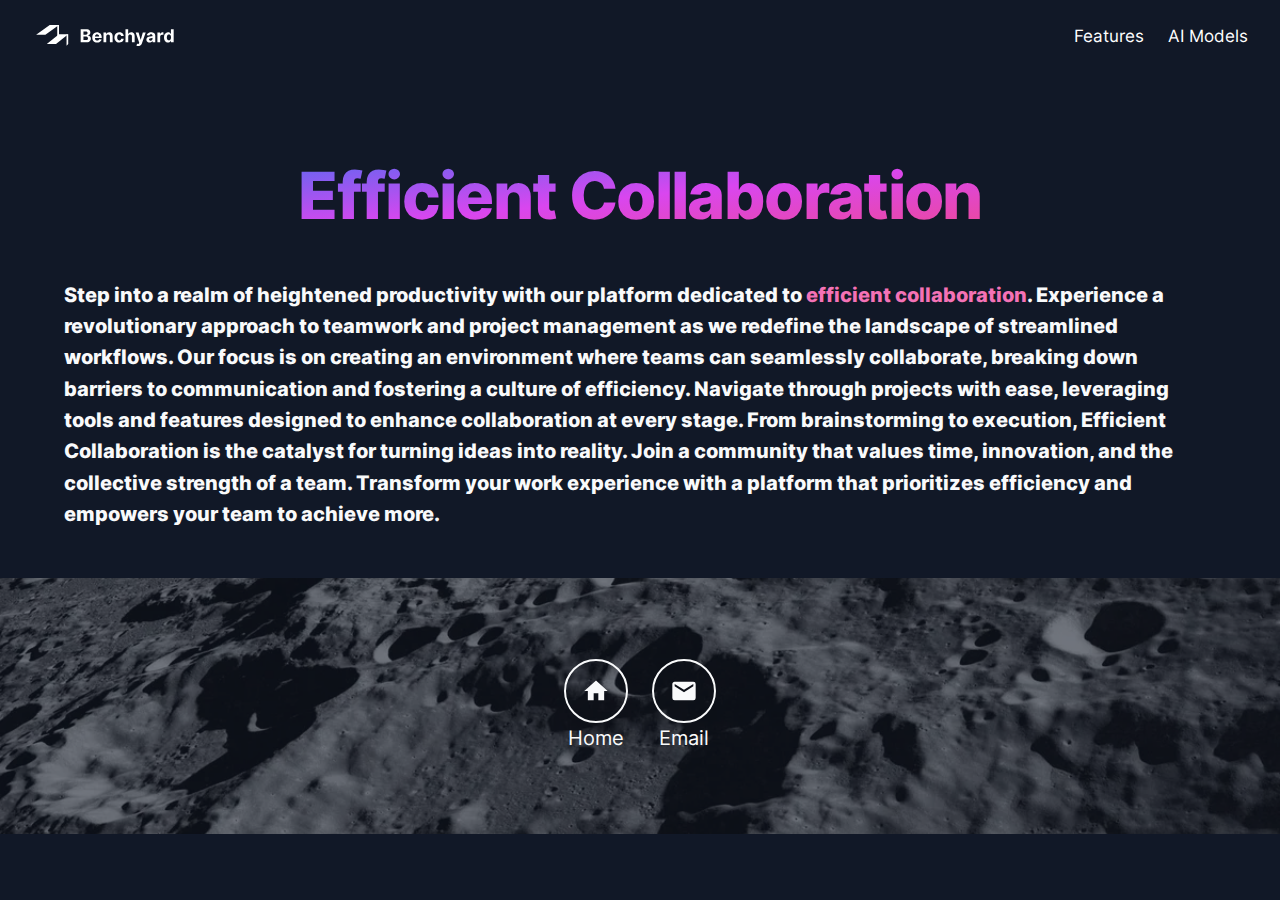
<file: features/efficient-collaboration/index.html>
<!DOCTYPE html><html lang="en" class="h-full motion-safe:scroll-smooth" data-theme="dark"> <head><meta charset="utf-8"><meta name="viewport" content="width=device-width"><link rel="icon" href="/favicon.svg" type="image/svg+xml"><meta name="generator" content="Astro v4.1.1"><title>Benchyard - Collaborate with AI and humans</title><meta name="astro-view-transitions-enabled" content="true"><meta name="astro-view-transitions-fallback" content="animate"><meta name="description" content="Benchyard: Fast panel, AI/human group, Cooperative bot, Bot hub. Enhancing collaboration with AI and human expertise."><!-- social media --><meta property="og:title" content="Benchyard - Collaborate with AI and humans"><meta property="og:type" content="website"><meta property="og:description" content="Benchyard: Fast panel, AI/human group, Cooperative bot, Bot hub. Enhancing collaboration with AI and human expertise."><meta property="og:url" content="https://benchyard.com/"><link rel="stylesheet" href="/_astro/_feature_.zPdED_YR.css" />
<style>.astro-route-announcer{position:absolute;left:0;top:0;clip:rect(0 0 0 0);-webkit-clip-path:inset(50%);clip-path:inset(50%);overflow:hidden;white-space:nowrap;width:1px;height:1px}
</style><script type="module" src="/_astro/hoisted.RC1e7Et6.js"></script></head> <body class="h-full overflow-x-hidden bg-default text-default text-base selection:bg-secondary selection:text-white"> <header id="page-header" class="absolute z-20 flex w-full items-center justify-between border-b border-transparent px-8 py-4 text-white" data-astro-cid-hpnw4vwy> <a class="flex items-center gap-3 hover:!text-default" href="/" data-astro-cid-hpnw4vwy> <h1 class="sr-only" data-astro-cid-hpnw4vwy>Benchyard</h1> <svg width="3.6em" height="1em" viewBox="0 0 158 44" class="h-10 w-auto" data-astro-cid-hpnw4vwy data-icon="logo">  <symbol id="ai:local:logo"><g fill="#fff"><path d="M37.786 19.957h1.857v10.764l-1.857 1.902V19.957ZM29.49 9.805h-1.918v14.16h1.919V9.805Z"/><path d="M19.313 9.805h10.159L14.517 20.568H4.357L19.313 9.805Zm10.171 10.152h10.16l-13.43 10.764h-10.16l13.43-10.764ZM53.333 29V14.455h5.824c1.07 0 1.963.158 2.677.475.715.318 1.253.758 1.613 1.322.36.558.54 1.202.54 1.931 0 .569-.114 1.068-.342 1.499a2.95 2.95 0 0 1-.937 1.051c-.393.27-.843.462-1.35.575v.142c.555.024 1.073.18 1.556.47a3.32 3.32 0 0 1 1.186 1.214c.303.516.455 1.131.455 1.846 0 .772-.192 1.46-.576 2.067-.379.601-.94 1.077-1.683 1.427-.743.35-1.66.526-2.748.526h-6.215Zm3.075-2.514h2.507c.857 0 1.482-.163 1.875-.49.393-.332.59-.772.59-1.321 0-.403-.097-.758-.291-1.066a1.978 1.978 0 0 0-.831-.724c-.355-.175-.78-.263-1.272-.263h-2.578v3.864Zm0-5.945h2.28c.421 0 .796-.073 1.122-.22.332-.151.592-.365.782-.64.194-.274.29-.603.29-.986 0-.526-.186-.95-.56-1.272-.37-.322-.895-.483-1.577-.483h-2.337v3.601Zm15.062 8.672c-1.122 0-2.088-.227-2.897-.682a4.67 4.67 0 0 1-1.861-1.946c-.436-.843-.654-1.84-.654-2.99 0-1.122.218-2.107.654-2.954a4.83 4.83 0 0 1 1.84-1.982c.795-.473 1.728-.71 2.798-.71.72 0 1.39.116 2.01.348.625.227 1.17.57 1.633 1.03.469.459.834 1.037 1.094 1.733.26.691.39 1.5.39 2.429v.83h-9.211v-1.874h6.363c0-.436-.094-.822-.284-1.158a2.035 2.035 0 0 0-.788-.788 2.249 2.249 0 0 0-1.158-.292c-.459 0-.866.107-1.221.32a2.24 2.24 0 0 0-.824.845c-.199.35-.3.741-.305 1.172v1.783c0 .54.099 1.006.298 1.399.204.393.49.696.86.909.369.213.806.32 1.313.32.336 0 .644-.048.923-.142a1.842 1.842 0 0 0 1.172-1.123l2.799.185a3.82 3.82 0 0 1-.874 1.761c-.436.498-.999.886-1.69 1.165-.687.275-1.48.412-2.38.412Zm10.008-6.52V29h-3.026V18.091h2.883v1.925h.128a3.043 3.043 0 0 1 1.215-1.506c.568-.374 1.257-.561 2.067-.561.757 0 1.418.166 1.981.497a3.379 3.379 0 0 1 1.314 1.42c.313.611.469 1.34.469 2.188V29h-3.026v-6.406c.005-.668-.166-1.189-.511-1.563-.346-.378-.822-.568-1.428-.568a2.17 2.17 0 0 0-1.08.263c-.307.175-.549.43-.724.767-.17.331-.258.732-.262 1.2Zm14.344 6.52c-1.117 0-2.078-.237-2.883-.71a4.8 4.8 0 0 1-1.847-1.989c-.426-.847-.639-1.823-.639-2.926 0-1.117.215-2.097.646-2.94a4.801 4.801 0 0 1 1.854-1.982c.8-.478 1.752-.717 2.855-.717.952 0 1.785.173 2.5.518.715.346 1.28.831 1.698 1.456.416.625.646 1.36.689 2.202h-2.856c-.08-.544-.293-.982-.639-1.314-.34-.336-.788-.504-1.342-.504-.469 0-.878.128-1.229.383-.346.251-.615.618-.81 1.101-.194.483-.29 1.068-.29 1.755 0 .695.094 1.287.283 1.775.195.488.467.86.817 1.115.35.256.76.384 1.229.384.346 0 .656-.071.93-.213.28-.142.51-.348.69-.618.184-.275.305-.604.361-.988h2.856c-.048.834-.275 1.568-.682 2.202a4.122 4.122 0 0 1-1.67 1.477c-.71.356-1.55.533-2.52.533Zm9.835-6.52V29h-3.025V14.455h2.94v5.56h.128a3.088 3.088 0 0 1 1.193-1.512c.549-.37 1.238-.554 2.067-.554.757 0 1.418.166 1.981.497a3.312 3.312 0 0 1 1.321 1.413c.318.611.474 1.343.469 2.195V29h-3.025v-6.406c.004-.673-.166-1.196-.512-1.57-.341-.374-.819-.56-1.435-.56-.411 0-.776.087-1.093.262-.313.175-.559.43-.739.767-.175.331-.265.732-.27 1.2Zm10.932 10.398c-.383 0-.743-.03-1.079-.092a3.93 3.93 0 0 1-.824-.22l.682-2.26c.355.11.675.169.959.179.288.009.537-.057.745-.2.213-.141.386-.383.519-.724l.177-.462-3.913-11.221h3.182l2.258 8.011h.114l2.28-8.011h3.203l-4.24 12.088a5.094 5.094 0 0 1-.831 1.534 3.41 3.41 0 0 1-1.314 1.016c-.53.241-1.169.362-1.918.362Zm12.669-3.885c-.696 0-1.316-.12-1.861-.362a2.995 2.995 0 0 1-1.292-1.087c-.313-.483-.469-1.084-.469-1.804 0-.606.111-1.115.334-1.527.222-.412.525-.743.909-.994.383-.251.819-.44 1.307-.568a9.939 9.939 0 0 1 1.548-.27 39.082 39.082 0 0 0 1.534-.185c.388-.061.67-.151.845-.27.175-.118.263-.293.263-.525v-.043c0-.45-.142-.798-.426-1.044-.28-.246-.677-.37-1.193-.37-.545 0-.978.122-1.3.363a1.666 1.666 0 0 0-.639.895l-2.799-.227a3.8 3.8 0 0 1 .839-1.72c.416-.487.954-.86 1.612-1.121.663-.266 1.43-.398 2.301-.398.606 0 1.186.07 1.74.213a4.548 4.548 0 0 1 1.484.66c.436.299.779.682 1.03 1.151.251.464.377 1.02.377 1.67V29h-2.87v-1.513h-.085c-.175.341-.41.642-.703.902a3.255 3.255 0 0 1-1.058.604c-.412.142-.888.213-1.428.213Zm.867-2.088c.445 0 .838-.088 1.179-.263.34-.18.608-.421.802-.724a1.87 1.87 0 0 0 .291-1.03v-1.158a1.614 1.614 0 0 1-.39.17 7.22 7.22 0 0 1-.547.136c-.204.038-.407.073-.611.106l-.554.078a3.737 3.737 0 0 0-.93.249 1.478 1.478 0 0 0-.618.462c-.147.189-.22.426-.22.71 0 .412.149.727.447.944.303.213.687.32 1.151.32ZM137.749 29V18.091h2.933v1.903h.114c.199-.677.532-1.188 1.001-1.534a2.633 2.633 0 0 1 1.619-.525c.152 0 .315.01.491.028.175.02.329.045.461.078v2.685a3.939 3.939 0 0 0-.589-.114 5.293 5.293 0 0 0-.689-.05 2.42 2.42 0 0 0-1.193.292 2.14 2.14 0 0 0-.824.795 2.297 2.297 0 0 0-.299 1.18V29h-3.025Zm11.696.178c-.829 0-1.58-.213-2.252-.64-.668-.43-1.198-1.063-1.591-1.896-.388-.838-.582-1.865-.582-3.082 0-1.25.201-2.29.603-3.118.403-.834.938-1.456 1.606-1.868a4.11 4.11 0 0 1 2.208-.625c.611 0 1.12.104 1.527.312.412.204.744.46.995.768.255.302.45.6.582.894h.092v-5.468h3.019V29h-2.983v-1.747h-.128a3.882 3.882 0 0 1-.604.902 2.991 2.991 0 0 1-1.001.731c-.407.195-.904.292-1.491.292Zm.958-2.408c.488 0 .9-.133 1.236-.398.341-.27.601-.646.781-1.13.185-.482.277-1.048.277-1.697 0-.648-.09-1.212-.27-1.69-.179-.478-.44-.847-.781-1.108-.341-.26-.755-.39-1.243-.39-.497 0-.916.134-1.257.404-.341.27-.599.644-.774 1.123-.175.478-.263 1.032-.263 1.662 0 .634.088 1.195.263 1.683.18.483.438.861.774 1.136.341.27.76.405 1.257.405Z"/></g></symbol> <use  xlink:href="#ai:local:logo"></use> </svg> </a> <div data-astro-cid-hpnw4vwy> <div class="flex items-center gap-6" data-astro-cid-hpnw4vwy> <nav class="hidden sm:block" data-astro-cid-hpnw4vwy> <ul class="flex items-center gap-6" data-astro-cid-hpnw4vwy> <li data-astro-cid-hpnw4vwy> <a class="text-sm" href="/#features" data-astro-cid-hpnw4vwy> Features </a> </li><li data-astro-cid-hpnw4vwy> <a class="text-sm" href="/#ai-models" data-astro-cid-hpnw4vwy> AI Models </a> </li> </ul> </nav> <button id="open-nav-button" type="button" class="btn sm:hidden" aria-label="Navigation" data-astro-cid-hpnw4vwy> <svg width="1em" height="1em" viewBox="0 0 24 24" class="size-8" data-astro-cid-hpnw4vwy data-icon="mdi:menu">  <symbol id="ai:mdi:menu"><path fill="currentColor" d="M3 6h18v2H3zm0 5h18v2H3zm0 5h18v2H3z"/></symbol> <use  xlink:href="#ai:mdi:menu"></use> </svg> </button> </div> <div id="menu-modal" class="modal hidden" aria-hidden="true" data-astro-cid-hpnw4vwy> <div class="fixed inset-0 bg-default px-8 py-4 text-default" data-astro-cid-hpnw4vwy> <div class="space-y-4" role="dialog" aria-modal="true" data-astro-cid-hpnw4vwy> <header class="text-right" data-astro-cid-hpnw4vwy> <button id="close-nav-button" type="button" class="btn" aria-label="Close navigation" data-astro-cid-hpnw4vwy> <svg width="1em" height="1em" viewBox="0 0 24 24" class="size-8" data-astro-cid-hpnw4vwy data-icon="mdi:close">  <symbol id="ai:mdi:close"><path fill="currentColor" d="M19 6.41L17.59 5L12 10.59L6.41 5L5 6.41L10.59 12L5 17.59L6.41 19L12 13.41L17.59 19L19 17.59L13.41 12z"/></symbol> <use  xlink:href="#ai:mdi:close"></use> </svg> </button> </header> <div class="flex justify-center" data-astro-cid-hpnw4vwy> <svg width="3.6em" height="1em" viewBox="0 0 158 44" class="w-40 h-10" data-astro-cid-hpnw4vwy data-icon="logo">   <use  xlink:href="#ai:local:logo"></use> </svg> </div> <nav data-astro-cid-hpnw4vwy> <ul class="flex flex-col" data-astro-cid-hpnw4vwy> <li data-astro-cid-hpnw4vwy> <a class="block py-4 text-center text-xl" href="/#features" data-astro-cid-hpnw4vwy> Features </a> </li><li data-astro-cid-hpnw4vwy> <a class="block py-4 text-center text-xl" href="/#ai-models" data-astro-cid-hpnw4vwy> AI Models </a> </li> </ul> </nav> </div> </div> </div> </div> </header>  <noscript> <style>
    #open-nav-button {
      display: none;
    }
  </style> </noscript>  <section id="efficient-collaboration" class="flex scroll-mt-24 flex-col items-center gap-4 space-y-8"> <div class="flex flex-col items-center gap-4">  <h2 class="gradient-text text-center font-extrabold tracking-tight text-6xl mt-40"> Efficient Collaboration </h2> </div> <p class="font-extrabold max-w-6xl text-base text-left"> Step into a realm of heightened productivity with our platform dedicated to <span class="text-primary">efficient collaboration</span>. Experience a revolutionary approach to teamwork and project management as we redefine the landscape of streamlined workflows. Our focus is on creating an environment where teams can seamlessly collaborate, breaking down barriers to communication and fostering a culture of efficiency. Navigate through projects with ease, leveraging tools and features designed to enhance collaboration at every stage. From brainstorming to execution, Efficient Collaboration is the catalyst for turning ideas into reality. Join a community that values time, innovation, and the collective strength of a team. Transform your work experience with a platform that prioritizes efficiency and empowers your team to achieve more. </p>   <div class="mb-20"></div>  </section> <footer class="relative flex h-64 items-center justify-center"> <div class="absolute inset-0 overflow-hidden opacity-40"> <img src="/_astro/moon.iU9QHMMl_20qSIc.webp" srcset="/_astro/moon.iU9QHMMl_1iVEFw.webp 450w, /_astro/moon.iU9QHMMl_fN0Iy.webp 800w, /_astro/moon.iU9QHMMl_LDUnM.webp 1200w" class="h-full w-full object-cover" sizes="100vw" alt="The ridged surface of the moon" width="1920" height="1080" loading="lazy" decoding="async"> </div> <ul class="relative grid grid-cols-2 gap-6 sm:grid-cols-2"> <li> <a class="flex size-16 items-center justify-center rounded-full border-2 border-current p-4" href="https://benchyard.com/"> <span class="sr-only">Home</span> <svg width="1em" height="1em" viewBox="0 0 24 24" class="size-full" data-icon="mdi:home">  <symbol id="ai:mdi:home"><path fill="currentColor" d="M10 20v-6h4v6h5v-8h3L12 3L2 12h3v8z"/></symbol> <use  xlink:href="#ai:mdi:home"></use> </svg> </a> <div class="text-center">Home</div> </li><li> <a class="flex size-16 items-center justify-center rounded-full border-2 border-current p-4" href="mailto:support@benchyard.com"> <span class="sr-only">Email</span> <svg width="1em" height="1em" viewBox="0 0 24 24" class="size-full" data-icon="mdi:email">  <symbol id="ai:mdi:email"><path fill="currentColor" d="m20 8l-8 5l-8-5V6l8 5l8-5m0-2H4c-1.11 0-2 .89-2 2v12a2 2 0 0 0 2 2h16a2 2 0 0 0 2-2V6a2 2 0 0 0-2-2"/></symbol> <use  xlink:href="#ai:mdi:email"></use> </svg> </a> <div class="text-center">Email</div> </li> </ul> </footer> </body></html>
</file>
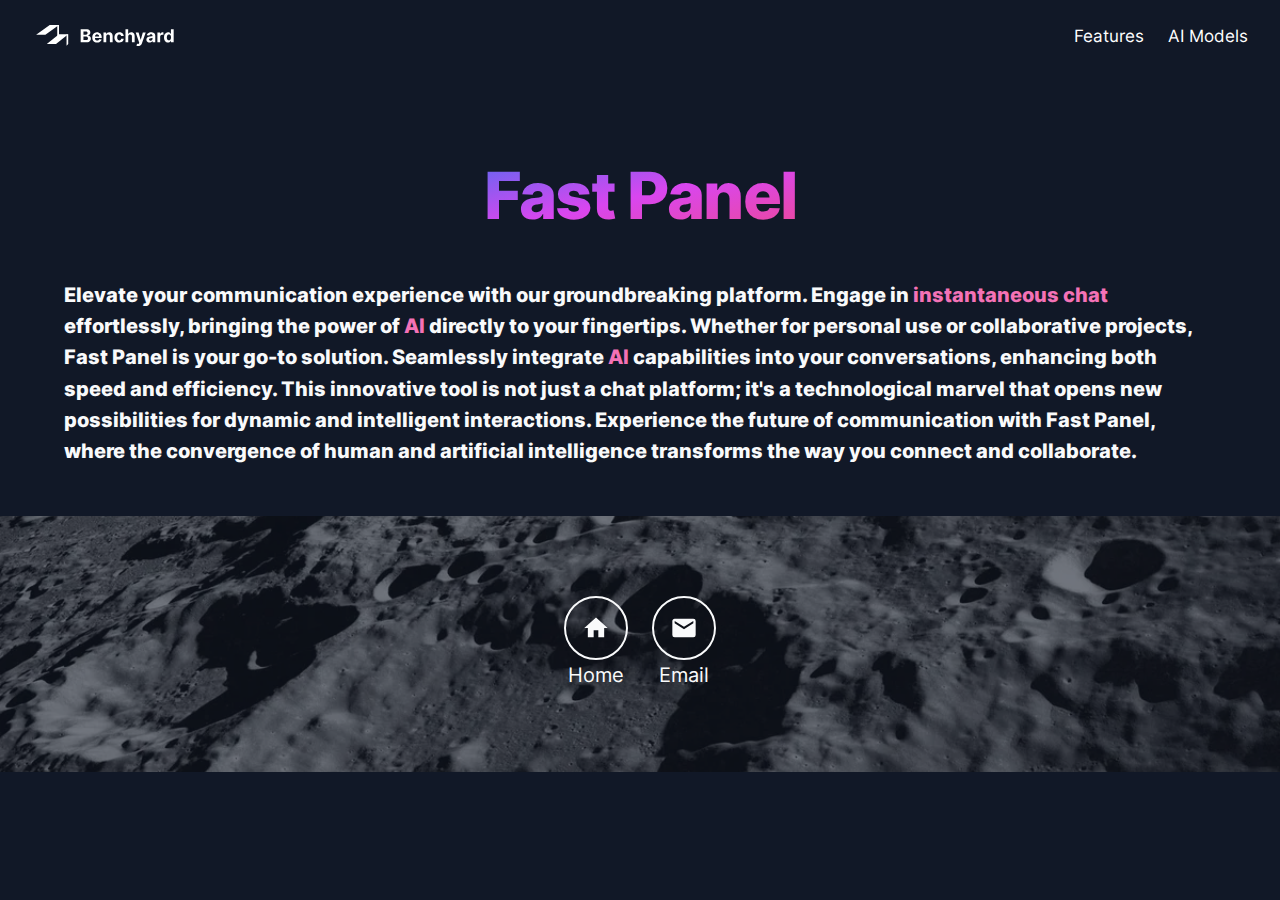
<file: features/fast-panel/index.html>
<!DOCTYPE html><html lang="en" class="h-full motion-safe:scroll-smooth" data-theme="dark"> <head><meta charset="utf-8"><meta name="viewport" content="width=device-width"><link rel="icon" href="/favicon.svg" type="image/svg+xml"><meta name="generator" content="Astro v4.1.1"><title>Benchyard - Collaborate with AI and humans</title><meta name="astro-view-transitions-enabled" content="true"><meta name="astro-view-transitions-fallback" content="animate"><meta name="description" content="Benchyard: Fast panel, AI/human group, Cooperative bot, Bot hub. Enhancing collaboration with AI and human expertise."><!-- social media --><meta property="og:title" content="Benchyard - Collaborate with AI and humans"><meta property="og:type" content="website"><meta property="og:description" content="Benchyard: Fast panel, AI/human group, Cooperative bot, Bot hub. Enhancing collaboration with AI and human expertise."><meta property="og:url" content="https://benchyard.com/"><link rel="stylesheet" href="/_astro/_feature_.zPdED_YR.css" />
<style>.astro-route-announcer{position:absolute;left:0;top:0;clip:rect(0 0 0 0);-webkit-clip-path:inset(50%);clip-path:inset(50%);overflow:hidden;white-space:nowrap;width:1px;height:1px}
</style><script type="module" src="/_astro/hoisted.RC1e7Et6.js"></script></head> <body class="h-full overflow-x-hidden bg-default text-default text-base selection:bg-secondary selection:text-white"> <header id="page-header" class="absolute z-20 flex w-full items-center justify-between border-b border-transparent px-8 py-4 text-white" data-astro-cid-hpnw4vwy> <a class="flex items-center gap-3 hover:!text-default" href="/" data-astro-cid-hpnw4vwy> <h1 class="sr-only" data-astro-cid-hpnw4vwy>Benchyard</h1> <svg width="3.6em" height="1em" viewBox="0 0 158 44" class="h-10 w-auto" data-astro-cid-hpnw4vwy data-icon="logo">  <symbol id="ai:local:logo"><g fill="#fff"><path d="M37.786 19.957h1.857v10.764l-1.857 1.902V19.957ZM29.49 9.805h-1.918v14.16h1.919V9.805Z"/><path d="M19.313 9.805h10.159L14.517 20.568H4.357L19.313 9.805Zm10.171 10.152h10.16l-13.43 10.764h-10.16l13.43-10.764ZM53.333 29V14.455h5.824c1.07 0 1.963.158 2.677.475.715.318 1.253.758 1.613 1.322.36.558.54 1.202.54 1.931 0 .569-.114 1.068-.342 1.499a2.95 2.95 0 0 1-.937 1.051c-.393.27-.843.462-1.35.575v.142c.555.024 1.073.18 1.556.47a3.32 3.32 0 0 1 1.186 1.214c.303.516.455 1.131.455 1.846 0 .772-.192 1.46-.576 2.067-.379.601-.94 1.077-1.683 1.427-.743.35-1.66.526-2.748.526h-6.215Zm3.075-2.514h2.507c.857 0 1.482-.163 1.875-.49.393-.332.59-.772.59-1.321 0-.403-.097-.758-.291-1.066a1.978 1.978 0 0 0-.831-.724c-.355-.175-.78-.263-1.272-.263h-2.578v3.864Zm0-5.945h2.28c.421 0 .796-.073 1.122-.22.332-.151.592-.365.782-.64.194-.274.29-.603.29-.986 0-.526-.186-.95-.56-1.272-.37-.322-.895-.483-1.577-.483h-2.337v3.601Zm15.062 8.672c-1.122 0-2.088-.227-2.897-.682a4.67 4.67 0 0 1-1.861-1.946c-.436-.843-.654-1.84-.654-2.99 0-1.122.218-2.107.654-2.954a4.83 4.83 0 0 1 1.84-1.982c.795-.473 1.728-.71 2.798-.71.72 0 1.39.116 2.01.348.625.227 1.17.57 1.633 1.03.469.459.834 1.037 1.094 1.733.26.691.39 1.5.39 2.429v.83h-9.211v-1.874h6.363c0-.436-.094-.822-.284-1.158a2.035 2.035 0 0 0-.788-.788 2.249 2.249 0 0 0-1.158-.292c-.459 0-.866.107-1.221.32a2.24 2.24 0 0 0-.824.845c-.199.35-.3.741-.305 1.172v1.783c0 .54.099 1.006.298 1.399.204.393.49.696.86.909.369.213.806.32 1.313.32.336 0 .644-.048.923-.142a1.842 1.842 0 0 0 1.172-1.123l2.799.185a3.82 3.82 0 0 1-.874 1.761c-.436.498-.999.886-1.69 1.165-.687.275-1.48.412-2.38.412Zm10.008-6.52V29h-3.026V18.091h2.883v1.925h.128a3.043 3.043 0 0 1 1.215-1.506c.568-.374 1.257-.561 2.067-.561.757 0 1.418.166 1.981.497a3.379 3.379 0 0 1 1.314 1.42c.313.611.469 1.34.469 2.188V29h-3.026v-6.406c.005-.668-.166-1.189-.511-1.563-.346-.378-.822-.568-1.428-.568a2.17 2.17 0 0 0-1.08.263c-.307.175-.549.43-.724.767-.17.331-.258.732-.262 1.2Zm14.344 6.52c-1.117 0-2.078-.237-2.883-.71a4.8 4.8 0 0 1-1.847-1.989c-.426-.847-.639-1.823-.639-2.926 0-1.117.215-2.097.646-2.94a4.801 4.801 0 0 1 1.854-1.982c.8-.478 1.752-.717 2.855-.717.952 0 1.785.173 2.5.518.715.346 1.28.831 1.698 1.456.416.625.646 1.36.689 2.202h-2.856c-.08-.544-.293-.982-.639-1.314-.34-.336-.788-.504-1.342-.504-.469 0-.878.128-1.229.383-.346.251-.615.618-.81 1.101-.194.483-.29 1.068-.29 1.755 0 .695.094 1.287.283 1.775.195.488.467.86.817 1.115.35.256.76.384 1.229.384.346 0 .656-.071.93-.213.28-.142.51-.348.69-.618.184-.275.305-.604.361-.988h2.856c-.048.834-.275 1.568-.682 2.202a4.122 4.122 0 0 1-1.67 1.477c-.71.356-1.55.533-2.52.533Zm9.835-6.52V29h-3.025V14.455h2.94v5.56h.128a3.088 3.088 0 0 1 1.193-1.512c.549-.37 1.238-.554 2.067-.554.757 0 1.418.166 1.981.497a3.312 3.312 0 0 1 1.321 1.413c.318.611.474 1.343.469 2.195V29h-3.025v-6.406c.004-.673-.166-1.196-.512-1.57-.341-.374-.819-.56-1.435-.56-.411 0-.776.087-1.093.262-.313.175-.559.43-.739.767-.175.331-.265.732-.27 1.2Zm10.932 10.398c-.383 0-.743-.03-1.079-.092a3.93 3.93 0 0 1-.824-.22l.682-2.26c.355.11.675.169.959.179.288.009.537-.057.745-.2.213-.141.386-.383.519-.724l.177-.462-3.913-11.221h3.182l2.258 8.011h.114l2.28-8.011h3.203l-4.24 12.088a5.094 5.094 0 0 1-.831 1.534 3.41 3.41 0 0 1-1.314 1.016c-.53.241-1.169.362-1.918.362Zm12.669-3.885c-.696 0-1.316-.12-1.861-.362a2.995 2.995 0 0 1-1.292-1.087c-.313-.483-.469-1.084-.469-1.804 0-.606.111-1.115.334-1.527.222-.412.525-.743.909-.994.383-.251.819-.44 1.307-.568a9.939 9.939 0 0 1 1.548-.27 39.082 39.082 0 0 0 1.534-.185c.388-.061.67-.151.845-.27.175-.118.263-.293.263-.525v-.043c0-.45-.142-.798-.426-1.044-.28-.246-.677-.37-1.193-.37-.545 0-.978.122-1.3.363a1.666 1.666 0 0 0-.639.895l-2.799-.227a3.8 3.8 0 0 1 .839-1.72c.416-.487.954-.86 1.612-1.121.663-.266 1.43-.398 2.301-.398.606 0 1.186.07 1.74.213a4.548 4.548 0 0 1 1.484.66c.436.299.779.682 1.03 1.151.251.464.377 1.02.377 1.67V29h-2.87v-1.513h-.085c-.175.341-.41.642-.703.902a3.255 3.255 0 0 1-1.058.604c-.412.142-.888.213-1.428.213Zm.867-2.088c.445 0 .838-.088 1.179-.263.34-.18.608-.421.802-.724a1.87 1.87 0 0 0 .291-1.03v-1.158a1.614 1.614 0 0 1-.39.17 7.22 7.22 0 0 1-.547.136c-.204.038-.407.073-.611.106l-.554.078a3.737 3.737 0 0 0-.93.249 1.478 1.478 0 0 0-.618.462c-.147.189-.22.426-.22.71 0 .412.149.727.447.944.303.213.687.32 1.151.32ZM137.749 29V18.091h2.933v1.903h.114c.199-.677.532-1.188 1.001-1.534a2.633 2.633 0 0 1 1.619-.525c.152 0 .315.01.491.028.175.02.329.045.461.078v2.685a3.939 3.939 0 0 0-.589-.114 5.293 5.293 0 0 0-.689-.05 2.42 2.42 0 0 0-1.193.292 2.14 2.14 0 0 0-.824.795 2.297 2.297 0 0 0-.299 1.18V29h-3.025Zm11.696.178c-.829 0-1.58-.213-2.252-.64-.668-.43-1.198-1.063-1.591-1.896-.388-.838-.582-1.865-.582-3.082 0-1.25.201-2.29.603-3.118.403-.834.938-1.456 1.606-1.868a4.11 4.11 0 0 1 2.208-.625c.611 0 1.12.104 1.527.312.412.204.744.46.995.768.255.302.45.6.582.894h.092v-5.468h3.019V29h-2.983v-1.747h-.128a3.882 3.882 0 0 1-.604.902 2.991 2.991 0 0 1-1.001.731c-.407.195-.904.292-1.491.292Zm.958-2.408c.488 0 .9-.133 1.236-.398.341-.27.601-.646.781-1.13.185-.482.277-1.048.277-1.697 0-.648-.09-1.212-.27-1.69-.179-.478-.44-.847-.781-1.108-.341-.26-.755-.39-1.243-.39-.497 0-.916.134-1.257.404-.341.27-.599.644-.774 1.123-.175.478-.263 1.032-.263 1.662 0 .634.088 1.195.263 1.683.18.483.438.861.774 1.136.341.27.76.405 1.257.405Z"/></g></symbol> <use  xlink:href="#ai:local:logo"></use> </svg> </a> <div data-astro-cid-hpnw4vwy> <div class="flex items-center gap-6" data-astro-cid-hpnw4vwy> <nav class="hidden sm:block" data-astro-cid-hpnw4vwy> <ul class="flex items-center gap-6" data-astro-cid-hpnw4vwy> <li data-astro-cid-hpnw4vwy> <a class="text-sm" href="/#features" data-astro-cid-hpnw4vwy> Features </a> </li><li data-astro-cid-hpnw4vwy> <a class="text-sm" href="/#ai-models" data-astro-cid-hpnw4vwy> AI Models </a> </li> </ul> </nav> <button id="open-nav-button" type="button" class="btn sm:hidden" aria-label="Navigation" data-astro-cid-hpnw4vwy> <svg width="1em" height="1em" viewBox="0 0 24 24" class="size-8" data-astro-cid-hpnw4vwy data-icon="mdi:menu">  <symbol id="ai:mdi:menu"><path fill="currentColor" d="M3 6h18v2H3zm0 5h18v2H3zm0 5h18v2H3z"/></symbol> <use  xlink:href="#ai:mdi:menu"></use> </svg> </button> </div> <div id="menu-modal" class="modal hidden" aria-hidden="true" data-astro-cid-hpnw4vwy> <div class="fixed inset-0 bg-default px-8 py-4 text-default" data-astro-cid-hpnw4vwy> <div class="space-y-4" role="dialog" aria-modal="true" data-astro-cid-hpnw4vwy> <header class="text-right" data-astro-cid-hpnw4vwy> <button id="close-nav-button" type="button" class="btn" aria-label="Close navigation" data-astro-cid-hpnw4vwy> <svg width="1em" height="1em" viewBox="0 0 24 24" class="size-8" data-astro-cid-hpnw4vwy data-icon="mdi:close">  <symbol id="ai:mdi:close"><path fill="currentColor" d="M19 6.41L17.59 5L12 10.59L6.41 5L5 6.41L10.59 12L5 17.59L6.41 19L12 13.41L17.59 19L19 17.59L13.41 12z"/></symbol> <use  xlink:href="#ai:mdi:close"></use> </svg> </button> </header> <div class="flex justify-center" data-astro-cid-hpnw4vwy> <svg width="3.6em" height="1em" viewBox="0 0 158 44" class="w-40 h-10" data-astro-cid-hpnw4vwy data-icon="logo">   <use  xlink:href="#ai:local:logo"></use> </svg> </div> <nav data-astro-cid-hpnw4vwy> <ul class="flex flex-col" data-astro-cid-hpnw4vwy> <li data-astro-cid-hpnw4vwy> <a class="block py-4 text-center text-xl" href="/#features" data-astro-cid-hpnw4vwy> Features </a> </li><li data-astro-cid-hpnw4vwy> <a class="block py-4 text-center text-xl" href="/#ai-models" data-astro-cid-hpnw4vwy> AI Models </a> </li> </ul> </nav> </div> </div> </div> </div> </header>  <noscript> <style>
    #open-nav-button {
      display: none;
    }
  </style> </noscript>  <section id="fast-panel" class="flex scroll-mt-24 flex-col items-center gap-4 space-y-8"> <div class="flex flex-col items-center gap-4">  <h2 class="gradient-text text-center font-extrabold tracking-tight text-6xl mt-40"> Fast Panel </h2> </div> <p class="font-extrabold max-w-6xl text-base text-left"> Elevate your communication experience with our groundbreaking platform. Engage in <span class="text-primary">instantaneous chat</span> effortlessly, bringing the power of <span class="text-primary">AI</span> directly to your fingertips. Whether for personal use or collaborative projects, Fast Panel is your go-to solution. Seamlessly integrate <span class="text-primary">AI</span> capabilities into your conversations, enhancing both speed and efficiency. This innovative tool is not just a chat platform; it's a technological marvel that opens new possibilities for dynamic and intelligent interactions. Experience the future of communication with Fast Panel, where the convergence of human and artificial intelligence transforms the way you connect and collaborate. </p>   <div class="mb-20"></div>  </section> <footer class="relative flex h-64 items-center justify-center"> <div class="absolute inset-0 overflow-hidden opacity-40"> <img src="/_astro/moon.iU9QHMMl_20qSIc.webp" srcset="/_astro/moon.iU9QHMMl_1iVEFw.webp 450w, /_astro/moon.iU9QHMMl_fN0Iy.webp 800w, /_astro/moon.iU9QHMMl_LDUnM.webp 1200w" class="h-full w-full object-cover" sizes="100vw" alt="The ridged surface of the moon" width="1920" height="1080" loading="lazy" decoding="async"> </div> <ul class="relative grid grid-cols-2 gap-6 sm:grid-cols-2"> <li> <a class="flex size-16 items-center justify-center rounded-full border-2 border-current p-4" href="https://benchyard.com/"> <span class="sr-only">Home</span> <svg width="1em" height="1em" viewBox="0 0 24 24" class="size-full" data-icon="mdi:home">  <symbol id="ai:mdi:home"><path fill="currentColor" d="M10 20v-6h4v6h5v-8h3L12 3L2 12h3v8z"/></symbol> <use  xlink:href="#ai:mdi:home"></use> </svg> </a> <div class="text-center">Home</div> </li><li> <a class="flex size-16 items-center justify-center rounded-full border-2 border-current p-4" href="mailto:support@benchyard.com"> <span class="sr-only">Email</span> <svg width="1em" height="1em" viewBox="0 0 24 24" class="size-full" data-icon="mdi:email">  <symbol id="ai:mdi:email"><path fill="currentColor" d="m20 8l-8 5l-8-5V6l8 5l8-5m0-2H4c-1.11 0-2 .89-2 2v12a2 2 0 0 0 2 2h16a2 2 0 0 0 2-2V6a2 2 0 0 0-2-2"/></symbol> <use  xlink:href="#ai:mdi:email"></use> </svg> </a> <div class="text-center">Email</div> </li> </ul> </footer> </body></html>
</file>
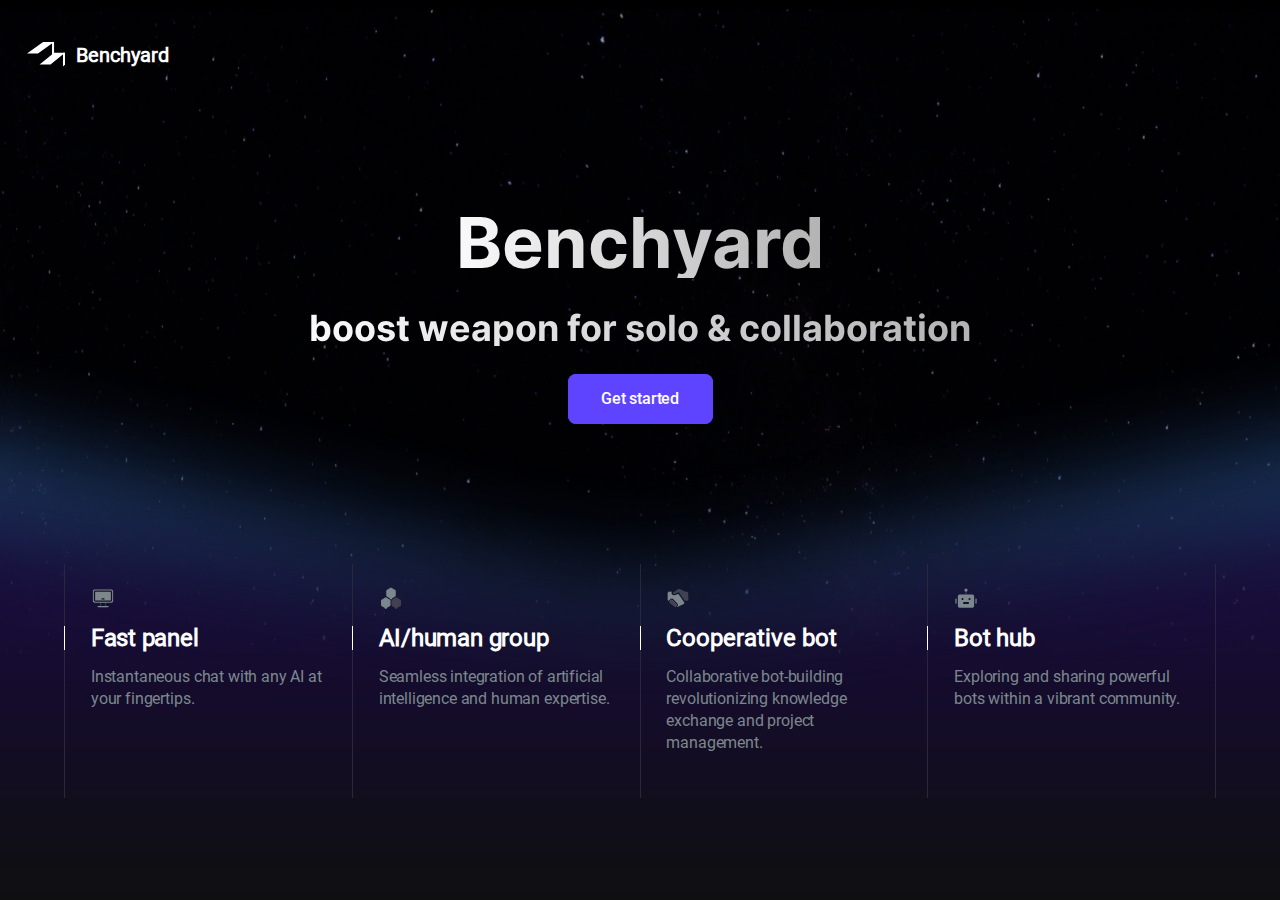
<file: index_app.html>
<!DOCTYPE html>
<html lang="en" class="benchyard">
  <head>
    <meta charset="UTF-8" />
    <link rel="icon" href="favicon.svg" type="image/svg+xml" />
    <link rel="icon" href="./favicon.ico?v=123" />
    <meta name="viewport" content="width=device-width, initial-scale=1.0" />
    <title>Benchyard</title>
    <script type="module" crossorigin src="./assets/index-f728f539.js"></script>
    <link rel="stylesheet" href="./assets/index-a0674844.css">
  </head>

  <body>
    <noscript>
      <strong
        >We're sorry but BenchYard doesn't work properly without JavaScript enabled. Please enable
        it to continue.</strong
      >
    </noscript>
    <!-- <div class="flex flex-col h-full overflow-scroll">
      <div class="h-10 w-10 " style="background-color: red;">

      </div>
      <div class="h-10 w-10 " style="background-color: blue;">

      </div>
    </div> -->
    <div id="app">
      <style>
        @media (prefers-color-scheme: dark) {
          /* This will invert the colors of the favicon.ico when in dark mode */
          #favicon {
            filter: invert(100%);
          }
        }
        body {
          background: #202020;
        }
        .app {
          height: 100%;
          width: 100%;
        }
        .app-loading {
          display: flex;
          width: 100%;
          height: 100%;
          justify-content: center;
          align-items: center;
          flex-direction: column;
          background-color: #f4f7f9;
        }

        .app-loading .app-loading-wrap {
          position: absolute;
          top: 48%;
          left: 50%;
          display: flex;
          justify-content: center;
          align-items: center;
          flex-direction: column;
          transform: translate3d(-50%, -50%, 0);
        }

        .app-loading .dots {
          display: flex;
          padding: 98px;
          justify-content: center;
          align-items: center;
        }

        .app-loading .app-loading-title {
          display: flex;
          margin-top: 30px;
          font-size: 26px;
          color: #fff;
          justify-content: center;
          align-items: center;
        }

        .app-loading .app-loading-logo {
          width: 30px;
          margin-right: 20px;
        }

        .dot {
          position: relative;
          display: inline-block;
          width: 48px;
          height: 48px;
          margin-top: 30px;
          font-size: 32px;
          transform: rotate(45deg);
          box-sizing: border-box;
          animation: antRotate 1.2s infinite linear;
        }

        .dot i {
          position: absolute;
          display: block;
          width: 20px;
          height: 20px;
          background-color: #5139e0;
          border-radius: 100%;
          opacity: 0.3;
          transform: scale(0.75);
          animation: antSpinMove 1s infinite linear alternate;
          transform-origin: 50% 50%;
        }

        .dot i:nth-child(1) {
          top: 0;
          left: 0;
        }

        .dot i:nth-child(2) {
          top: 0;
          right: 0;
          animation-delay: 0.4s;
        }

        .dot i:nth-child(3) {
          right: 0;
          bottom: 0;
          animation-delay: 0.8s;
        }

        .dot i:nth-child(4) {
          bottom: 0;
          left: 0;
          animation-delay: 1.2s;
        }
        @keyframes antRotate {
          to {
            transform: rotate(405deg);
          }
        }
        @keyframes antSpinMove {
          to {
            opacity: 1;
          }
        }
      </style>
    </div> 
    
  </body>
  <script>
    window.addEventListener('load', function () {
      checkIframeLoaded()
    })
    function checkIframeLoaded() {
      var iframe = document.getElementById('tidio-chat-iframe')
      if (iframe != null) {
        var iframeDoc = iframe.contentDocument || iframe.contentWindow.document

        afterLoading(iframeDoc)
      } else {
        window.setTimeout(checkIframeLoaded, 100)
      }
    }
    function afterLoading(iframeDoc) {
      // console.log(iframeDoc)
      setTimeout(function () {
        var body = iframeDoc.getElementsByClassName('awesome-iframe')

        body[0].style.zoom = '0.8'
        var button = iframeDoc.getElementById('button-body')
        // console.log(button)
        // button.addEventListener('click', function () {
        //   console.log('click')
        //   setTimeout(function () {
        //     var logo = iframeDoc.getElementsByClassName('tidio-5hhiig') //
        //     logo[0].style.display = 'none'
        //   }, 1)
        // })
      }, 10)

      // if(body[0]!=null&&logo[0]!=null){
      //   body[0].style.zoom = '0.8'
      //   logo[0].style.display = 'none'
      // }else{
      //   // window.setTimeout(afterLoading(iframeDoc), 1000)
      // }
    }
  </script>
  <!-- <script src="//code.tidio.co/s08osvddx5wvc1khp9ezk2gdtqwjpzew.js" async></script> -->
</html>
</file>
<file: _astro/_feature_.zPdED_YR.css>
*,:before,:after{box-sizing:border-box;border-width:0;border-style:solid;border-color:#e5e7eb}:before,:after{--tw-content: ""}html,:host{line-height:1.5;-webkit-text-size-adjust:100%;-moz-tab-size:4;-o-tab-size:4;tab-size:4;font-family:Inter Variable,ui-sans-serif,system-ui,sans-serif,"Apple Color Emoji","Segoe UI Emoji",Segoe UI Symbol,"Noto Color Emoji";font-feature-settings:normal;font-variation-settings:normal;-webkit-tap-highlight-color:transparent}body{margin:0;line-height:inherit}hr{height:0;color:inherit;border-top-width:1px}abbr:where([title]){-webkit-text-decoration:underline dotted;text-decoration:underline dotted}h1,h2,h3,h4,h5,h6{font-size:inherit;font-weight:inherit}a{color:inherit;text-decoration:inherit}b,strong{font-weight:bolder}code,kbd,samp,pre{font-family:ui-monospace,SFMono-Regular,Menlo,Monaco,Consolas,Liberation Mono,Courier New,monospace;font-feature-settings:normal;font-variation-settings:normal;font-size:1em}small{font-size:80%}sub,sup{font-size:75%;line-height:0;position:relative;vertical-align:baseline}sub{bottom:-.25em}sup{top:-.5em}table{text-indent:0;border-color:inherit;border-collapse:collapse}button,input,optgroup,select,textarea{font-family:inherit;font-feature-settings:inherit;font-variation-settings:inherit;font-size:100%;font-weight:inherit;line-height:inherit;color:inherit;margin:0;padding:0}button,select{text-transform:none}button,[type=button],[type=reset],[type=submit]{-webkit-appearance:button;background-color:transparent;background-image:none}:-moz-focusring{outline:auto}:-moz-ui-invalid{box-shadow:none}progress{vertical-align:baseline}::-webkit-inner-spin-button,::-webkit-outer-spin-button{height:auto}[type=search]{-webkit-appearance:textfield;outline-offset:-2px}::-webkit-search-decoration{-webkit-appearance:none}::-webkit-file-upload-button{-webkit-appearance:button;font:inherit}summary{display:list-item}blockquote,dl,dd,h1,h2,h3,h4,h5,h6,hr,figure,p,pre{margin:0}fieldset{margin:0;padding:0}legend{padding:0}ol,ul,menu{list-style:none;margin:0;padding:0}dialog{padding:0}textarea{resize:vertical}input::-moz-placeholder,textarea::-moz-placeholder{opacity:1;color:#9ca3af}input::placeholder,textarea::placeholder{opacity:1;color:#9ca3af}button,[role=button]{cursor:pointer}:disabled{cursor:default}img,svg,video,canvas,audio,iframe,embed,object{display:block;vertical-align:middle}img,video{max-width:100%;height:auto}[hidden]{display:none}*,:before,:after{--tw-border-spacing-x: 0;--tw-border-spacing-y: 0;--tw-translate-x: 0;--tw-translate-y: 0;--tw-rotate: 0;--tw-skew-x: 0;--tw-skew-y: 0;--tw-scale-x: 1;--tw-scale-y: 1;--tw-pan-x: ;--tw-pan-y: ;--tw-pinch-zoom: ;--tw-scroll-snap-strictness: proximity;--tw-gradient-from-position: ;--tw-gradient-via-position: ;--tw-gradient-to-position: ;--tw-ordinal: ;--tw-slashed-zero: ;--tw-numeric-figure: ;--tw-numeric-spacing: ;--tw-numeric-fraction: ;--tw-ring-inset: ;--tw-ring-offset-width: 0px;--tw-ring-offset-color: #fff;--tw-ring-color: rgb(59 130 246 / .5);--tw-ring-offset-shadow: 0 0 #0000;--tw-ring-shadow: 0 0 #0000;--tw-shadow: 0 0 #0000;--tw-shadow-colored: 0 0 #0000;--tw-blur: ;--tw-brightness: ;--tw-contrast: ;--tw-grayscale: ;--tw-hue-rotate: ;--tw-invert: ;--tw-saturate: ;--tw-sepia: ;--tw-drop-shadow: ;--tw-backdrop-blur: ;--tw-backdrop-brightness: ;--tw-backdrop-contrast: ;--tw-backdrop-grayscale: ;--tw-backdrop-hue-rotate: ;--tw-backdrop-invert: ;--tw-backdrop-opacity: ;--tw-backdrop-saturate: ;--tw-backdrop-sepia: }::backdrop{--tw-border-spacing-x: 0;--tw-border-spacing-y: 0;--tw-translate-x: 0;--tw-translate-y: 0;--tw-rotate: 0;--tw-skew-x: 0;--tw-skew-y: 0;--tw-scale-x: 1;--tw-scale-y: 1;--tw-pan-x: ;--tw-pan-y: ;--tw-pinch-zoom: ;--tw-scroll-snap-strictness: proximity;--tw-gradient-from-position: ;--tw-gradient-via-position: ;--tw-gradient-to-position: ;--tw-ordinal: ;--tw-slashed-zero: ;--tw-numeric-figure: ;--tw-numeric-spacing: ;--tw-numeric-fraction: ;--tw-ring-inset: ;--tw-ring-offset-width: 0px;--tw-ring-offset-color: #fff;--tw-ring-color: rgb(59 130 246 / .5);--tw-ring-offset-shadow: 0 0 #0000;--tw-ring-shadow: 0 0 #0000;--tw-shadow: 0 0 #0000;--tw-shadow-colored: 0 0 #0000;--tw-blur: ;--tw-brightness: ;--tw-contrast: ;--tw-grayscale: ;--tw-hue-rotate: ;--tw-invert: ;--tw-saturate: ;--tw-sepia: ;--tw-drop-shadow: ;--tw-backdrop-blur: ;--tw-backdrop-brightness: ;--tw-backdrop-contrast: ;--tw-backdrop-grayscale: ;--tw-backdrop-hue-rotate: ;--tw-backdrop-invert: ;--tw-backdrop-opacity: ;--tw-backdrop-saturate: ;--tw-backdrop-sepia: }.container{width:100%}@media (min-width: 640px){.container{max-width:640px}}@media (min-width: 768px){.container{max-width:768px}}@media (min-width: 1024px){.container{max-width:1024px}}@media (min-width: 1280px){.container{max-width:1280px}}@media (min-width: 1536px){.container{max-width:1536px}}.sr-only{position:absolute;width:1px;height:1px;padding:0;margin:-1px;overflow:hidden;clip:rect(0,0,0,0);white-space:nowrap;border-width:0}.fixed{position:fixed}.absolute{position:absolute}.relative{position:relative}.inset-0{inset:0}.bottom-0{bottom:0}.bottom-auto{bottom:auto}.right-4{right:1rem}.top-0{top:0}.z-20{z-index:20}.-ml-12{margin-left:-3rem}.mb-20{margin-bottom:5rem}.ml-0{margin-left:0}.mt-40{margin-top:10rem}.block{display:block}.flex{display:flex}.grid{display:grid}.hidden{display:none}.size-12{width:3rem;height:3rem}.size-16{width:4rem;height:4rem}.size-6{width:1.5rem;height:1.5rem}.size-8{width:2rem;height:2rem}.size-full{width:100%;height:100%}.h-10{height:2.5rem}.h-28{height:7rem}.h-64{height:16rem}.h-full{height:100%}.w-2\/3{width:66.666667%}.w-40{width:10rem}.w-auto{width:auto}.w-full{width:100%}.max-w-3xl{max-width:48rem}.max-w-6xl{max-width:72rem}.max-w-xl{max-width:36rem}.origin-\[right_center\]{transform-origin:right center}.-translate-y-1\/2{--tw-translate-y: -50%;transform:translate(var(--tw-translate-x),var(--tw-translate-y)) rotate(var(--tw-rotate)) skew(var(--tw-skew-x)) skewY(var(--tw-skew-y)) scaleX(var(--tw-scale-x)) scaleY(var(--tw-scale-y))}.scale-0{--tw-scale-x: 0;--tw-scale-y: 0;transform:translate(var(--tw-translate-x),var(--tw-translate-y)) rotate(var(--tw-rotate)) skew(var(--tw-skew-x)) skewY(var(--tw-skew-y)) scaleX(var(--tw-scale-x)) scaleY(var(--tw-scale-y))}.transform{transform:translate(var(--tw-translate-x),var(--tw-translate-y)) rotate(var(--tw-rotate)) skew(var(--tw-skew-x)) skewY(var(--tw-skew-y)) scaleX(var(--tw-scale-x)) scaleY(var(--tw-scale-y))}.scroll-mt-24{scroll-margin-top:6rem}.grid-cols-1{grid-template-columns:repeat(1,minmax(0,1fr))}.grid-cols-2{grid-template-columns:repeat(2,minmax(0,1fr))}.flex-col{flex-direction:column}.place-items-center{place-items:center}.items-center{align-items:center}.justify-center{justify-content:center}.justify-between{justify-content:space-between}.gap-2{gap:.5rem}.gap-3{gap:.75rem}.gap-4{gap:1rem}.gap-6{gap:1.5rem}.gap-8{gap:2rem}.space-y-2>:not([hidden])~:not([hidden]){--tw-space-y-reverse: 0;margin-top:calc(.5rem * calc(1 - var(--tw-space-y-reverse)));margin-bottom:calc(.5rem * var(--tw-space-y-reverse))}.space-y-24>:not([hidden])~:not([hidden]){--tw-space-y-reverse: 0;margin-top:calc(6rem * calc(1 - var(--tw-space-y-reverse)));margin-bottom:calc(6rem * var(--tw-space-y-reverse))}.space-y-4>:not([hidden])~:not([hidden]){--tw-space-y-reverse: 0;margin-top:calc(1rem * calc(1 - var(--tw-space-y-reverse)));margin-bottom:calc(1rem * var(--tw-space-y-reverse))}.space-y-8>:not([hidden])~:not([hidden]){--tw-space-y-reverse: 0;margin-top:calc(2rem * calc(1 - var(--tw-space-y-reverse)));margin-bottom:calc(2rem * var(--tw-space-y-reverse))}.self-start{align-self:flex-start}.self-end{align-self:flex-end}.overflow-hidden{overflow:hidden}.overflow-x-hidden{overflow-x:hidden}.rounded-full{border-radius:9999px}.border{border-width:1px}.border-2{border-width:2px}.border-b{border-bottom-width:1px}.border-current{border-color:currentColor}.border-default{border-color:var(--color-border)}.border-transparent{border-color:transparent}.bg-black{--tw-bg-opacity: 1;background-color:rgb(0 0 0 / var(--tw-bg-opacity))}.bg-default{background-color:var(--color-background)}.bg-offset{background-color:var(--color-background-offset)}.object-cover{-o-object-fit:cover;object-fit:cover}.p-3{padding:.75rem}.p-4{padding:1rem}.p-6{padding:1.5rem}.px-4{padding-left:1rem;padding-right:1rem}.px-6{padding-left:1.5rem;padding-right:1.5rem}.px-8{padding-left:2rem;padding-right:2rem}.py-1{padding-top:.25rem;padding-bottom:.25rem}.py-32{padding-top:8rem;padding-bottom:8rem}.py-4{padding-top:1rem;padding-bottom:1rem}.pb-4{padding-bottom:1rem}.pt-8{padding-top:2rem}.text-left{text-align:left}.text-center{text-align:center}.text-right{text-align:right}.font-extrabold{font-weight:800}.uppercase{text-transform:uppercase}.tracking-tight{letter-spacing:-.025em}.tracking-tighter{letter-spacing:-.05em}.text-default{color:var(--color-text)}.text-offset{color:var(--color-text-offset)}.text-primary{color:var(--color-primary)}.text-white{--tw-text-opacity: 1;color:rgb(255 255 255 / var(--tw-text-opacity))}.opacity-40{opacity:.4}.transition-all{transition-property:all;transition-timing-function:cubic-bezier(.4,0,.2,1);transition-duration:.15s}.duration-500{transition-duration:.5s}.text-xs{font-size:clamp(.8888888888888888rem,calc(.8888888888888888rem + ((.8680555555555557 - .8888888888888888) * ((100vw - 20rem) / (96 - 20)))),.8680555555555557rem);line-height:1.6}.text-sm{font-size:clamp(1rem,calc(1rem + ((1.0416666666666667 - 1) * ((100vw - 20rem) / (96 - 20)))),1.0416666666666667rem);line-height:1.6}.text-base{font-size:clamp(1.125rem,calc(1.125rem + ((1.25 - 1.125) * ((100vw - 20rem) / (96 - 20)))),1.25rem);line-height:1.6}.text-xl{font-size:clamp(1.423828125rem,calc(1.423828125rem + ((1.7999999999999998 - 1.423828125) * ((100vw - 20rem) / (96 - 20)))),1.7999999999999998rem);line-height:1.2}.text-2xl{font-size:clamp(1.601806640625rem,calc(1.601806640625rem + ((2.1599999999999997 - 1.601806640625) * ((100vw - 20rem) / (96 - 20)))),2.1599999999999997rem);line-height:1.2}.text-6xl{font-size:clamp(2.565784513950348rem,calc(2.565784513950348rem + ((4.478975999999999 - 2.565784513950348) * ((100vw - 20rem) / (96 - 20)))),4.478975999999999rem);line-height:1.1}.text-8xl{font-size:clamp(3.247321025468409rem,calc(3.247321025468409rem + ((6.449725439999998 - 3.247321025468409) * ((100vw - 20rem) / (96 - 20)))),6.449725439999998rem);line-height:1}.selection\:bg-secondary *::-moz-selection{background-color:var(--color-secondary)}.selection\:bg-secondary *::selection{background-color:var(--color-secondary)}.selection\:text-white *::-moz-selection{--tw-text-opacity: 1;color:rgb(255 255 255 / var(--tw-text-opacity))}.selection\:text-white *::selection{--tw-text-opacity: 1;color:rgb(255 255 255 / var(--tw-text-opacity))}.selection\:bg-secondary::-moz-selection{background-color:var(--color-secondary)}.selection\:bg-secondary::selection{background-color:var(--color-secondary)}.selection\:text-white::-moz-selection{--tw-text-opacity: 1;color:rgb(255 255 255 / var(--tw-text-opacity))}.selection\:text-white::selection{--tw-text-opacity: 1;color:rgb(255 255 255 / var(--tw-text-opacity))}.hover\:\!text-default:hover{color:var(--color-text)!important}@media (prefers-reduced-motion: no-preference){.motion-safe\:scroll-smooth{scroll-behavior:smooth}}@media (min-width: 640px){.sm\:block{display:block}.sm\:hidden{display:none}.sm\:w-10\/12{width:83.333333%}.sm\:grid-cols-2{grid-template-columns:repeat(2,minmax(0,1fr))}.sm\:grid-cols-3{grid-template-columns:repeat(3,minmax(0,1fr))}.sm\:gap-4{gap:1rem}.sm\:self-auto{align-self:auto}.sm\:justify-self-start{justify-self:start}.sm\:justify-self-end{justify-self:end}}@media (min-width: 768px){.md\:grid-cols-2{grid-template-columns:repeat(2,minmax(0,1fr))}.md\:grid-cols-6{grid-template-columns:repeat(6,minmax(0,1fr))}}@media (min-width: 1024px){.lg\:grid-cols-3{grid-template-columns:repeat(3,minmax(0,1fr))}}@font-face{font-family:Inter Variable;font-style:normal;font-display:swap;font-weight:100 900;src:url(/_astro/inter-cyrillic-ext-wght-normal.yBM_KeYt.woff2) format("woff2-variations");unicode-range:U+0460-052F,U+1C80-1C88,U+20B4,U+2DE0-2DFF,U+A640-A69F,U+FE2E-FE2F}@font-face{font-family:Inter Variable;font-style:normal;font-display:swap;font-weight:100 900;src:url(/_astro/inter-cyrillic-wght-normal.ZiSV2vHp.woff2) format("woff2-variations");unicode-range:U+0301,U+0400-045F,U+0490-0491,U+04B0-04B1,U+2116}@font-face{font-family:Inter Variable;font-style:normal;font-display:swap;font-weight:100 900;src:url(/_astro/inter-greek-ext-wght-normal.-QGCzYqo.woff2) format("woff2-variations");unicode-range:U+1F00-1FFF}@font-face{font-family:Inter Variable;font-style:normal;font-display:swap;font-weight:100 900;src:url(/_astro/inter-greek-wght-normal.8iAzSMjZ.woff2) format("woff2-variations");unicode-range:U+0370-03FF}@font-face{font-family:Inter Variable;font-style:normal;font-display:swap;font-weight:100 900;src:url(/_astro/inter-vietnamese-wght-normal.PxkLsD1V.woff2) format("woff2-variations");unicode-range:U+0102-0103,U+0110-0111,U+0128-0129,U+0168-0169,U+01A0-01A1,U+01AF-01B0,U+0300-0301,U+0303-0304,U+0308-0309,U+0323,U+0329,U+1EA0-1EF9,U+20AB}@font-face{font-family:Inter Variable;font-style:normal;font-display:swap;font-weight:100 900;src:url(/_astro/inter-latin-ext-wght-normal.jdaSF5G5.woff2) format("woff2-variations");unicode-range:U+0100-02AF,U+0304,U+0308,U+0329,U+1E00-1E9F,U+1EF2-1EFF,U+2020,U+20A0-20AB,U+20AD-20CF,U+2113,U+2C60-2C7F,U+A720-A7FF}@font-face{font-family:Inter Variable;font-style:normal;font-display:swap;font-weight:100 900;src:url(/_astro/inter-latin-wght-normal.YFatk6uG.woff2) format("woff2-variations");unicode-range:U+0000-00FF,U+0131,U+0152-0153,U+02BB-02BC,U+02C6,U+02DA,U+02DC,U+0304,U+0308,U+0329,U+2000-206F,U+2074,U+20AC,U+2122,U+2191,U+2193,U+2212,U+2215,U+FEFF,U+FFFD}.fixed-header[data-astro-cid-hpnw4vwy]{position:fixed;bottom:auto;top:0;border-color:var(--color-border);background-color:var(--color-background);color:var(--color-text)}.modal[data-astro-cid-hpnw4vwy].is-open{display:block}a,.btn{transition-property:color,background-color,border-color,text-decoration-color,fill,stroke;transition-timing-function:cubic-bezier(.4,0,.2,1);transition-duration:.2s}a:hover,.btn:hover{color:var(--color-secondary)}a:focus,.btn:focus{outline:2px solid transparent;outline-offset:2px;--tw-ring-offset-shadow: var(--tw-ring-inset) 0 0 0 var(--tw-ring-offset-width) var(--tw-ring-offset-color);--tw-ring-shadow: var(--tw-ring-inset) 0 0 0 calc(2px + var(--tw-ring-offset-width)) var(--tw-ring-color);box-shadow:var(--tw-ring-offset-shadow),var(--tw-ring-shadow),var(--tw-shadow, 0 0 #0000);--tw-ring-color: var(--color-secondary);--tw-ring-offset-width: 2px;--tw-ring-offset-color: transparent}.gradient-text{-webkit-background-clip:text;background-clip:text;color:transparent;background-image:linear-gradient(to bottom right,var(--tw-gradient-stops));--tw-gradient-from: #6366f1 var(--tw-gradient-from-position);--tw-gradient-to: rgb(99 102 241 / 0) var(--tw-gradient-to-position);--tw-gradient-stops: var(--tw-gradient-from), var(--tw-gradient-to);--tw-gradient-to: rgb(217 70 239 / 0) var(--tw-gradient-to-position);--tw-gradient-stops: var(--tw-gradient-from), #d946ef var(--tw-gradient-via-position), var(--tw-gradient-to);--tw-gradient-to: #ec4899 var(--tw-gradient-to-position)}[data-theme=light],[data-theme=dark]{--color-primary: #f472b6;--color-secondary: #818cf8;--color-text: #f9fafb;--color-text-offset: #9ca3af;--color-background: #111827;--color-background-offset: #1f2937;--color-border: rgb(249 250 251 / 10%)}
</file>
